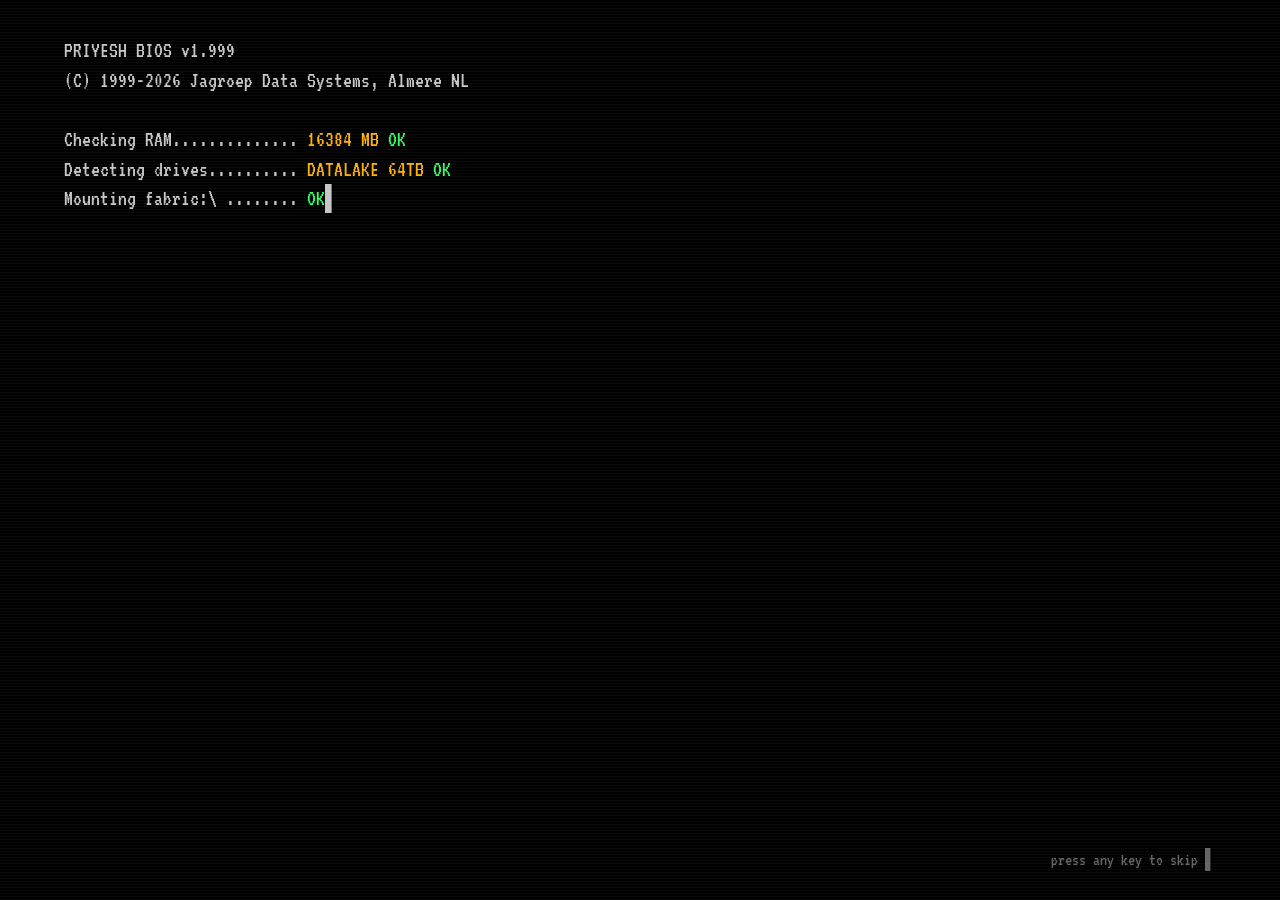
<file: index.html>
<!DOCTYPE html>
<html lang="en">

<head>
  <meta charset="UTF-8">
  <meta name="viewport" content="width=device-width, initial-scale=1.0">
  <title>Priyesh Jagroep — Data Scientist</title>

  <meta name="description"
    content="Data Scientist & Business Intelligence specialist. Building data platforms, dashboards and ML models with Python, SQL, Power BI and Microsoft Fabric.">

  <!-- OG / Social -->
  <meta property="og:title" content="Priyesh Jagroep — Data Scientist">
  <meta property="og:description"
    content="Data Scientist & BI specialist. Python, SQL, Power BI, Microsoft Fabric, Spark. Boot up priyesh.exe to find out more.">
  <meta property="og:type" content="website">
  <meta property="og:url" content="https://priyeshj12.github.io">
  <meta property="og:image" content="https://priyeshj12.github.io/assets/images/og-image.png">
  <meta property="og:image:width" content="1200">
  <meta property="og:image:height" content="630">
  <meta name="twitter:card" content="summary_large_image">
  <meta name="twitter:title" content="Priyesh Jagroep — Data Scientist">
  <meta name="twitter:description" content="Boot up priyesh.exe — a data science portfolio with a retro OS twist.">
  <meta name="twitter:image" content="https://priyeshj12.github.io/assets/images/og-image.png">
  <link rel="canonical" href="https://priyeshj12.github.io">

  <link rel="shortcut icon" href="./assets/images/logo.ico" type="image/x-icon">

  <link rel="preconnect" href="https://fonts.googleapis.com">
  <link rel="preconnect" href="https://fonts.gstatic.com" crossorigin>
  <link
    href="https://fonts.googleapis.com/css2?family=VT323&family=IBM+Plex+Mono:ital,wght@0,400;0,500;0,600;1,400&display=swap"
    rel="stylesheet">

  <style>
    /* ================= PriyeshOS — a retro data-desktop ================= */

    :root {
      --teal: #007a7a;
      --teal-deep: #005f5f;
      --gray: #c0c0c0;
      --gray-light: #dfdfdf;
      --gray-dark: #808080;
      --gray-darker: #404040;
      --navy: #000080;
      --navy-light: #1084d0;
      --text: #1a1a1a;
      --paper: #ffffff;
      --term-green: #33ff66;
      --term-amber: #ffb000;
      --sel: #000080;
      font-size: 16px;
    }

    * { box-sizing: border-box; margin: 0; padding: 0; }

    html, body { height: 100%; }

    body {
      font-family: "IBM Plex Mono", "Courier New", monospace;
      background: var(--teal);
      color: var(--text);
      overflow: hidden;
      -webkit-font-smoothing: none;
    }

    img { max-width: 100%; display: block; }
    a { color: var(--navy); }
    button { font: inherit; cursor: pointer; }

    ::selection { background: var(--sel); color: #fff; }

    /* ---------- Win95 bevels ---------- */

    .bevel-out {
      background: var(--gray);
      border: 2px solid;
      border-color: #ffffff var(--gray-darker) var(--gray-darker) #ffffff;
      box-shadow: inset 1px 1px 0 var(--gray-light), inset -1px -1px 0 var(--gray-dark);
    }

    .bevel-in {
      background: var(--paper);
      border: 2px solid;
      border-color: var(--gray-dark) #ffffff #ffffff var(--gray-dark);
      box-shadow: inset 1px 1px 0 var(--gray-darker);
    }

    .btn95 {
      background: var(--gray);
      border: 2px solid;
      border-color: #ffffff var(--gray-darker) var(--gray-darker) #ffffff;
      box-shadow: inset 1px 1px 0 var(--gray-light), inset -1px -1px 0 var(--gray-dark);
      padding: 3px 14px;
      font-size: 0.85rem;
      color: var(--text);
      text-decoration: none;
      display: inline-block;
    }

    .btn95:active, .btn95.pressed {
      border-color: var(--gray-darker) #ffffff #ffffff var(--gray-darker);
      box-shadow: inset 1px 1px 0 var(--gray-dark);
    }

    /* ---------- Boot screen ---------- */

    #boot {
      position: fixed;
      inset: 0;
      background: #000;
      color: #c7c7c7;
      font-family: "VT323", "IBM Plex Mono", monospace;
      font-size: clamp(16px, 2.4vw, 22px);
      line-height: 1.35;
      padding: 4vh 5vw;
      z-index: 9999;
      cursor: pointer;
      overflow: hidden;
    }

    #boot .boot-line { white-space: pre-wrap; }
    #boot .ok { color: var(--term-green); }
    #boot .val { color: var(--term-amber); }
    #boot .boot-skip {
      position: absolute;
      bottom: 3vh;
      right: 5vw;
      color: #666;
      font-size: 0.8em;
      animation: blink 1.2s steps(1) infinite;
    }

    #boot .cursor::after {
      content: "▌";
      animation: blink 0.9s steps(1) infinite;
      color: #c7c7c7;
    }

    @keyframes blink { 50% { opacity: 0; } }

    /* CRT scanlines + vignette on boot and terminal */
    .crt::before {
      content: "";
      position: absolute;
      inset: 0;
      pointer-events: none;
      background: repeating-linear-gradient(0deg, rgba(255,255,255,0.035) 0 1px, transparent 1px 3px);
    }

    /* ---------- Desktop ---------- */

    #desktop {
      position: fixed;
      inset: 0 0 40px 0;
      background:
        radial-gradient(ellipse at 50% 40%, rgba(255,255,255,0.06), transparent 60%),
        var(--teal);
      overflow: hidden;
    }

    #desktop.hidden, #boot.hidden, #shutdown.hidden { display: none; }

    /* ---------- Desktop icons ---------- */

    #icons {
      position: absolute;
      top: 14px;
      left: 10px;
      display: flex;
      flex-direction: column;
      flex-wrap: wrap;
      gap: 10px 6px;
      height: calc(100% - 24px);
      align-content: flex-start;
    }

    .dicon {
      width: 92px;
      background: none;
      border: 1px solid transparent;
      color: #fff;
      display: flex;
      flex-direction: column;
      align-items: center;
      gap: 5px;
      padding: 6px 2px;
      text-decoration: none;
    }

    .dicon:focus, .dicon:hover { outline: 1px dotted #fff; outline-offset: -1px; }

    .dicon .ic {
      width: 44px;
      height: 44px;
      display: grid;
      place-items: center;
      font-size: 30px;
      image-rendering: pixelated;
      filter: drop-shadow(1px 2px 0 rgba(0,0,0,0.45));
    }

    .dicon .ic img { width: 40px; height: 40px; object-fit: contain; }

    .dicon .lbl {
      font-size: 0.78rem;
      line-height: 1.15;
      text-align: center;
      text-shadow: 1px 1px 0 rgba(0,0,0,0.7);
      padding: 0 2px;
    }

    .dicon.selected .lbl { background: var(--sel); }

    /* ---------- Windows ---------- */

    .win {
      position: absolute;
      min-width: 280px;
      max-width: min(760px, calc(100vw - 20px));
      background: var(--gray);
      border: 2px solid;
      border-color: #ffffff var(--gray-darker) var(--gray-darker) #ffffff;
      box-shadow: inset 1px 1px 0 var(--gray-light), inset -1px -1px 0 var(--gray-dark),
        4px 4px 0 rgba(0, 0, 0, 0.35);
      display: none;
      flex-direction: column;
      padding: 3px;
    }

    .win.open { display: flex; }

    .win.maxed {
      top: 4px !important;
      left: 4px !important;
      width: calc(100vw - 8px) !important;
      height: calc(100vh - 48px) !important;
      max-width: none;
    }

    .titlebar {
      display: flex;
      align-items: center;
      gap: 6px;
      background: linear-gradient(90deg, #7a7a7a, #9a9a9a);
      color: #e2e2e2;
      padding: 3px 4px;
      user-select: none;
      cursor: grab;
      touch-action: none;
    }

    .win.focused .titlebar { background: linear-gradient(90deg, var(--navy), var(--navy-light)); color: #fff; }

    .titlebar .t-ic { font-size: 14px; line-height: 1; }

    .titlebar .t-title {
      flex: 1;
      font-weight: 600;
      font-size: 0.82rem;
      letter-spacing: 0.02em;
      white-space: nowrap;
      overflow: hidden;
      text-overflow: ellipsis;
    }

    .t-btns { display: flex; gap: 3px; }

    .t-btn {
      width: 20px;
      height: 18px;
      display: grid;
      place-items: center;
      font-size: 11px;
      line-height: 1;
      color: #000;
      background: var(--gray);
      border: 2px solid;
      border-color: #ffffff var(--gray-darker) var(--gray-darker) #ffffff;
      padding: 0;
    }

    .t-btn:active { border-color: var(--gray-darker) #ffffff #ffffff var(--gray-darker); }

    .menubar {
      display: flex;
      gap: 2px;
      padding: 2px 2px 3px;
      font-size: 0.8rem;
    }

    .menubar span { padding: 1px 7px; }
    .menubar span:hover { background: var(--sel); color: #fff; }

    .win-body {
      background: var(--paper);
      border: 2px solid;
      border-color: var(--gray-dark) #ffffff #ffffff var(--gray-dark);
      overflow: auto;
      flex: 1;
      padding: 16px 18px;
      font-size: 0.86rem;
      line-height: 1.55;
      scrollbar-width: thin;
    }

    .statusbar {
      display: flex;
      gap: 3px;
      padding-top: 3px;
      font-size: 0.74rem;
      color: #222;
    }

    .statusbar > div {
      background: var(--gray);
      border: 1px solid;
      border-color: var(--gray-dark) #ffffff #ffffff var(--gray-dark);
      padding: 1px 8px;
      flex: 1;
      white-space: nowrap;
      overflow: hidden;
      text-overflow: ellipsis;
    }

    .statusbar > div:last-child { flex: 0 0 auto; }

    /* ---------- Content styles ---------- */

    .win-body h3 {
      font-family: "VT323", monospace;
      font-size: 1.55rem;
      font-weight: 400;
      margin: 18px 0 6px;
      border-bottom: 2px solid var(--gray);
    }

    .win-body h3:first-child { margin-top: 0; }

    .win-body p { margin: 0 0 10px; }
    .win-body ul { margin: 0 0 12px 18px; }
    .win-body li { margin-bottom: 4px; }

    .about-head {
      display: flex;
      gap: 16px;
      align-items: center;
      margin-bottom: 14px;
    }

    .about-head img {
      width: 84px;
      height: 84px;
      border: 2px solid;
      border-color: var(--gray-dark) #ffffff #ffffff var(--gray-dark);
      background: var(--teal);
      padding: 6px;
    }

    .about-head .who .big {
      font-family: "VT323", monospace;
      font-size: 2rem;
      line-height: 1;
    }

    .about-head .who .sub { color: #555; font-size: 0.82rem; margin-top: 4px; }

    .badge-row { display: flex; flex-wrap: wrap; gap: 6px; margin: 8px 0 14px; }

    .badge {
      border: 1px solid var(--gray-dark);
      background: var(--gray-light);
      box-shadow: 1px 1px 0 var(--gray-dark);
      padding: 2px 8px;
      font-size: 0.74rem;
      white-space: nowrap;
    }

    .clients-row {
      display: flex;
      flex-wrap: wrap;
      gap: 10px;
      align-items: center;
      margin-top: 8px;
    }

    .clients-row a {
      border: 2px solid;
      border-color: #ffffff var(--gray-dark) var(--gray-dark) #ffffff;
      background: #fff;
      padding: 6px 10px;
      display: grid;
      place-items: center;
    }

    .clients-row img { height: 28px; width: auto; max-width: 110px; object-fit: contain; }

    .jobitem { margin-bottom: 16px; }

    .jobitem .role { font-weight: 600; }

    .jobitem .org { color: var(--navy); }

    .jobitem .when {
      font-size: 0.74rem;
      color: #555;
      background: var(--gray-light);
      border: 1px solid var(--gray-dark);
      padding: 0 6px;
      display: inline-block;
      margin: 2px 0 6px;
    }

    /* group box */
    .grp {
      border: 2px groove var(--gray-light);
      padding: 12px 14px 8px;
      margin: 0 0 16px;
      position: relative;
    }

    .grp > .grp-t {
      position: absolute;
      top: -0.7em;
      left: 10px;
      background: var(--paper);
      padding: 0 6px;
      font-size: 0.78rem;
      color: var(--navy);
      font-weight: 600;
    }

    /* ---------- Dashboard ---------- */

    .kpis {
      display: grid;
      grid-template-columns: repeat(auto-fit, minmax(130px, 1fr));
      gap: 10px;
      margin-bottom: 16px;
    }

    .kpi {
      border: 2px solid;
      border-color: var(--gray-dark) #ffffff #ffffff var(--gray-dark);
      background: #f4f4f4;
      padding: 10px 10px 8px;
      text-align: center;
    }

    .kpi .n {
      font-family: "VT323", monospace;
      font-size: 2.1rem;
      line-height: 1;
      color: var(--teal-deep);
    }

    .kpi .d { font-size: 0.7rem; color: #444; margin-top: 4px; }

    .bar-row { display: grid; grid-template-columns: 110px 1fr 38px; gap: 8px; align-items: center; margin-bottom: 7px; font-size: 0.78rem; }

    .bar-track {
      height: 14px;
      border: 1px solid var(--gray-darker);
      background: repeating-linear-gradient(90deg, #e8e8e8 0 6px, #f6f6f6 6px 12px);
      overflow: hidden;
    }

    .bar-fill {
      display: block;
      height: 100%;
      width: 0;
      background: repeating-linear-gradient(90deg, var(--navy) 0 8px, var(--navy-light) 8px 10px);
      transition: width 0.9s steps(12);
    }

    .bar-pct { text-align: right; color: #555; }

    .dash-note { font-size: 0.72rem; color: #666; margin-top: 10px; }

    /* ---------- Projects ---------- */

    .proj-grid { display: grid; grid-template-columns: repeat(auto-fill, minmax(200px, 1fr)); gap: 12px; }

    .proj-card {
      border: 2px solid;
      border-color: #ffffff var(--gray-dark) var(--gray-dark) #ffffff;
      background: #f7f7f7;
      padding: 10px;
      font-size: 0.8rem;
    }

    .proj-card .p-ic { font-size: 26px; margin-bottom: 6px; }

    .proj-card .p-name { font-weight: 600; margin-bottom: 4px; }

    .proj-card .p-for { color: var(--navy); font-size: 0.72rem; margin-bottom: 6px; }

    .proj-card img { border: 1px solid var(--gray-dark); margin-bottom: 8px; height: 110px; width: 100%; object-fit: cover; object-position: top; }

    /* ---------- Terminal ---------- */

    .win-body.term {
      background: #000;
      color: var(--term-green);
      font-size: 0.84rem;
      line-height: 1.45;
      padding: 12px 14px;
      position: relative;
      cursor: text;
    }

    .term .dim { color: #1f9e46; }
    .term .amber { color: var(--term-amber); }
    .term .white { color: #ddd; }
    .term a { color: var(--term-amber); }
    .term pre { font-family: inherit; white-space: pre-wrap; word-break: break-word; margin: 0 0 4px; }

    .term-in-row { display: flex; gap: 0; }
    .term-in-row .prompt { white-space: pre; }

    #term-input {
      flex: 1;
      background: transparent;
      border: 0;
      outline: 0;
      color: var(--term-green);
      font: inherit;
      caret-color: var(--term-green);
    }

    /* ---------- Taskbar ---------- */

    #taskbar {
      position: fixed;
      left: 0;
      right: 0;
      bottom: 0;
      height: 40px;
      background: var(--gray);
      border-top: 2px solid #fff;
      box-shadow: 0 -1px 0 var(--gray-dark);
      display: flex;
      align-items: center;
      gap: 6px;
      padding: 4px 6px;
      z-index: 5000;
    }

    #start-btn {
      display: flex;
      align-items: center;
      gap: 6px;
      font-weight: 600;
      font-size: 0.85rem;
      padding: 3px 10px 3px 7px;
    }

    #start-btn .logo { font-size: 15px; }

    #task-btns { display: flex; gap: 4px; flex: 1; overflow: hidden; }

    .task-btn {
      max-width: 160px;
      min-width: 0;
      flex: 0 1 auto;
      display: flex;
      align-items: center;
      gap: 5px;
      font-size: 0.76rem;
      padding: 3px 8px;
      white-space: nowrap;
      overflow: hidden;
      text-overflow: ellipsis;
    }

    #clock {
      border: 1px solid;
      border-color: var(--gray-dark) #ffffff #ffffff var(--gray-dark);
      padding: 3px 10px;
      font-size: 0.78rem;
      white-space: nowrap;
    }

    /* ---------- Start menu ---------- */

    #start-menu {
      position: fixed;
      left: 4px;
      bottom: 44px;
      width: 250px;
      z-index: 6000;
      display: none;
      padding: 3px;
    }

    #start-menu.open { display: flex; }

    #start-menu .sm-side {
      background: linear-gradient(180deg, var(--navy), var(--navy-light));
      color: #fff;
      writing-mode: vertical-rl;
      transform: rotate(180deg);
      font-family: "VT323", monospace;
      font-size: 1.4rem;
      padding: 10px 4px;
      letter-spacing: 0.05em;
    }

    #start-menu .sm-items { flex: 1; display: flex; flex-direction: column; }

    .sm-item {
      display: flex;
      align-items: center;
      gap: 10px;
      padding: 7px 10px;
      font-size: 0.84rem;
      text-decoration: none;
      color: var(--text);
      background: none;
      border: 0;
      text-align: left;
      width: 100%;
    }

    .sm-item:hover { background: var(--sel); color: #fff; }

    .sm-item .smi { font-size: 17px; width: 22px; text-align: center; }

    .sm-sep { border-top: 1px solid var(--gray-dark); border-bottom: 1px solid #fff; margin: 3px 4px; }

    /* ---------- Shutdown ---------- */

    #shutdown {
      position: fixed;
      inset: 0;
      background: #000;
      color: var(--term-amber);
      font-family: "VT323", monospace;
      font-size: clamp(22px, 4vw, 40px);
      display: grid;
      place-items: center;
      text-align: center;
      z-index: 10000;
      cursor: pointer;
      padding: 20px;
    }

    /* ---------- Side quests / demos ---------- */

    .sq-note {
      font-size: 0.72rem;
      color: #666;
      border-top: 1px dotted var(--gray-dark);
      margin-top: 14px;
      padding-top: 8px;
    }

    .ctl-row {
      display: grid;
      grid-template-columns: 120px 1fr 74px;
      gap: 10px;
      align-items: center;
      margin-bottom: 10px;
      font-size: 0.8rem;
    }

    input[type="range"] { width: 100%; accent-color: var(--navy); }

    .ctl-val { text-align: right; color: var(--navy); font-weight: 600; white-space: nowrap; }

    .check-row { display: flex; gap: 18px; flex-wrap: wrap; margin: 4px 0 14px; font-size: 0.8rem; }
    .check-row label { display: flex; gap: 6px; align-items: center; }

    .gauge-wrap { text-align: center; margin: 12px 0 4px; }

    .gauge-pct {
      font-family: "VT323", monospace;
      font-size: 3.2rem;
      line-height: 1;
      color: var(--teal-deep);
    }

    .gauge-track {
      height: 22px;
      border: 2px solid;
      border-color: var(--gray-dark) #ffffff #ffffff var(--gray-dark);
      background: #eee;
      margin: 8px 0 6px;
      overflow: hidden;
    }

    .gauge-fill {
      display: block;
      height: 100%;
      width: 50%;
      background: repeating-linear-gradient(90deg, var(--navy) 0 10px, var(--navy-light) 10px 12px);
      transition: width 0.4s steps(8);
    }

    .gauge-verdict { font-size: 0.78rem; color: #555; min-height: 1.3em; }

    /* archive_radar chart */
    .chart-frame {
      border: 2px solid;
      border-color: var(--gray-dark) #ffffff #ffffff var(--gray-dark);
      background: #fff;
      padding: 8px 4px 2px;
      overflow-x: auto;
    }

    .chart-frame svg { width: 100%; min-width: 420px; height: auto; }

    .legend { display: flex; gap: 14px; flex-wrap: wrap; font-size: 0.72rem; margin: 8px 0 12px; }
    .legend .sw { display: inline-block; width: 12px; height: 12px; margin-right: 5px; vertical-align: -2px; border: 1px solid #000; }

    .mini-tbl { width: 100%; border-collapse: collapse; font-size: 0.76rem; margin-top: 6px; }
    .mini-tbl th, .mini-tbl td { border: 1px solid var(--gray-dark); padding: 3px 8px; text-align: left; }
    .mini-tbl th { background: var(--gray-light); }
    .up { color: #067d06; white-space: nowrap; }
    .down { color: #b00000; white-space: nowrap; }

    /* silhouette classifier */
    .sil-stage { display: flex; gap: 16px; align-items: flex-start; flex-wrap: wrap; }

    .sil-box {
      border: 2px solid;
      border-color: var(--gray-dark) #ffffff #ffffff var(--gray-dark);
      background: #fff;
      padding: 10px;
      flex: 0 0 auto;
      text-align: center;
    }

    .sil-box svg { width: 150px; height: 190px; }
    .sil-box .sp-n { font-size: 0.7rem; color: #666; margin-top: 4px; }

    .sil-panel { flex: 1; min-width: 210px; }

    .guess-row { display: flex; gap: 8px; flex-wrap: wrap; margin: 8px 0 14px; }

    .conf-row {
      display: grid;
      grid-template-columns: 92px 1fr 44px;
      gap: 8px;
      align-items: center;
      font-size: 0.76rem;
      margin-bottom: 6px;
    }

    .conf-track { height: 12px; border: 1px solid var(--gray-darker); background: #eee; overflow: hidden; }

    .conf-fill { display: block; height: 100%; width: 0; background: var(--teal-deep); transition: width 0.7s steps(10); }

    .sil-result { font-size: 0.8rem; min-height: 2.4em; margin-top: 8px; }

    /* ---------- Minesweeper ---------- */

    #mine-top {
      display: flex;
      justify-content: space-between;
      align-items: center;
      padding: 5px 6px;
      border: 2px solid;
      border-color: var(--gray-dark) #ffffff #ffffff var(--gray-dark);
      margin-bottom: 8px;
      background: var(--gray);
    }

    .mine-lcd {
      font-family: "VT323", monospace;
      background: #000;
      color: #f00;
      font-size: 1.5rem;
      line-height: 1;
      padding: 2px 6px;
      min-width: 58px;
      text-align: center;
    }

    #mine-face { width: 34px; height: 34px; font-size: 18px; display: grid; place-items: center; padding: 0; }

    #mine-grid {
      display: grid;
      grid-template-columns: repeat(9, 30px);
      width: fit-content;
      margin: 0 auto;
      border: 2px solid;
      border-color: var(--gray-dark) #ffffff #ffffff var(--gray-dark);
    }

    .mcell {
      width: 30px;
      height: 30px;
      font-size: 15px;
      font-weight: 600;
      display: grid;
      place-items: center;
      padding: 0;
      background: var(--gray);
      border: 2px solid;
      border-color: #ffffff var(--gray-darker) var(--gray-darker) #ffffff;
    }

    .mcell.open { border: 1px solid var(--gray-dark); background: var(--gray-light); }
    .mcell.boom { background: #e33333; }

    .m1 { color: #0000f0; } .m2 { color: #007a00; } .m3 { color: #d00000; } .m4 { color: #000080; }
    .m5 { color: #800000; } .m6 { color: #008080; } .m7 { color: #000; } .m8 { color: #666; }

    #mine-flagmode { margin: 8px auto 0; display: block; }
    #mine-flagmode.pressed { background: var(--gray-light); }

    /* ---------- Recycle Bin ---------- */

    .rb-item {
      display: flex;
      gap: 10px;
      align-items: baseline;
      padding: 6px 4px;
      border-bottom: 1px dotted var(--gray-dark);
      font-size: 0.8rem;
      flex-wrap: wrap;
    }

    .rb-item .fn { font-weight: 600; white-space: nowrap; }
    .rb-item .fd { color: #666; font-size: 0.74rem; }
    #rb-status { font-size: 0.76rem; color: #b00000; margin-top: 10px; min-height: 1.2em; }

    /* ---------- Clippy ---------- */

    #clippy {
      position: fixed;
      right: 16px;
      bottom: 54px;
      width: 258px;
      z-index: 7000;
      display: none;
    }

    #clippy.show { display: block; }

    #clippy .cl-inner {
      background: #ffffcc;
      border: 1px solid #000;
      box-shadow: 3px 3px 0 rgba(0, 0, 0, 0.3);
      padding: 10px 12px;
      font-size: 0.78rem;
      position: relative;
    }

    #clippy .cl-ic { font-size: 26px; float: left; margin: 0 8px 2px 0; }

    #clippy .cl-btns { display: flex; gap: 6px; margin-top: 10px; clear: both; }
    #clippy .cl-btns .btn95 { font-size: 0.74rem; padding: 2px 8px; }

    #clippy .cl-x { position: absolute; top: 1px; right: 5px; background: none; border: 0; font-size: 0.8rem; }

    /* ---------- Screensaver ---------- */

    #saver { position: fixed; inset: 0; background: #000; z-index: 20000; display: none; cursor: none; }
    #saver.on { display: block; }

    /* ---------- Mobile ---------- */

    @media (max-width: 700px) {
      #icons {
        flex-direction: row;
        flex-wrap: wrap;
        height: auto;
        width: calc(100% - 16px);
        align-content: flex-start;
      }

      .dicon { width: 84px; }

      .win {
        top: 4px !important;
        left: 4px !important;
        right: 4px;
        width: auto !important;
        max-width: none;
        height: calc(100% - 52px) !important;
        position: fixed;
        bottom: 48px;
      }

      .task-btn { max-width: 90px; }
    }
  </style>
</head>

<body>

  <noscript>
    <div style="padding:24px; background:#fff; height:100%; overflow:auto;">
      <h1>Priyesh Jagroep — Data Scientist / BI Specialist</h1>
      <p>Almere, Netherlands · <a href="mailto:priyeshjj@gmail.com">priyeshjj@gmail.com</a> ·
        <a href="https://www.linkedin.com/in/priyesh-jagroep-672526179/">LinkedIn</a> ·
        <a href="https://github.com/priyeshj12">GitHub</a></p>
      <p>This site is an interactive retro desktop and needs JavaScript. A classic version is available in
        <a href="index-nl.html">Dutch</a>.</p>
      <p>MSc Data Science (University of Amsterdam). Business Intelligence Specialist at the Dutch Authority for the
        Financial Markets (AFM). Previously IT Developer at Yellowtail BV. Python, SQL, Power BI, Microsoft Fabric,
        Spark, machine learning.</p>
    </div>
  </noscript>

  <!-- ================= BOOT ================= -->
  <div id="boot" class="crt" role="button" aria-label="Skip boot sequence" tabindex="0">
    <div id="boot-lines"></div>
    <div class="boot-skip">press any key to skip ▌</div>
  </div>

  <!-- ================= DESKTOP ================= -->
  <div id="desktop" class="hidden">

    <div id="icons">
      <button class="dicon" data-open="win-about">
        <span class="ic"><img src="./assets/images/personal_memoji.png" alt=""></span>
        <span class="lbl">priyesh.exe</span>
      </button>
      <button class="dicon" data-open="win-resume">
        <span class="ic">📄</span>
        <span class="lbl">resume.exe</span>
      </button>
      <button class="dicon" data-open="win-projects">
        <span class="ic">📁</span>
        <span class="lbl">projects\</span>
      </button>
      <button class="dicon" data-open="win-dash">
        <span class="ic">📊</span>
        <span class="lbl">dashboard.exe</span>
      </button>
      <button class="dicon" data-open="win-term">
        <span class="ic">🖥️</span>
        <span class="lbl">sql_term.exe</span>
      </button>
      <button class="dicon" data-open="win-contact">
        <span class="ic">📬</span>
        <span class="lbl">contact.txt</span>
      </button>
      <button class="dicon" data-open="win-squests">
        <span class="ic">🎮</span>
        <span class="lbl">side_quests\</span>
      </button>
      <button class="dicon" data-open="win-mine">
        <span class="ic">💣</span>
        <span class="lbl">minesweeper.exe</span>
      </button>
      <a class="dicon" href="index-nl.html">
        <span class="ic">🇳🇱</span>
        <span class="lbl">nl_versie.htm</span>
      </a>
      <button class="dicon" data-open="win-recycle">
        <span class="ic">🗑️</span>
        <span class="lbl">Recycle Bin</span>
      </button>
    </div>

    <!-- ---------- about ---------- -->
    <section class="win" id="win-about" data-title="priyesh.exe — About" data-ic="👤" style="left: 12%; top: 7%; width: 620px; height: 74%;">
      <div class="titlebar">
        <span class="t-ic">👤</span><span class="t-title">priyesh.exe — About</span>
        <span class="t-btns">
          <button class="t-btn" data-act="min" aria-label="Minimize">▁</button>
          <button class="t-btn" data-act="max" aria-label="Maximize">▢</button>
          <button class="t-btn" data-act="close" aria-label="Close">✕</button>
        </span>
      </div>
      <div class="menubar"><span>File</span><span>Edit</span><span>View</span><span>Help</span></div>
      <div class="win-body">
        <div class="about-head">
          <img src="./assets/images/personal_memoji.png" alt="Priyesh Jagroep memoji">
          <div class="who">
            <div class="big">Priyesh Jagroep</div>
            <div class="sub">Data Scientist / Business Intelligence Specialist<br>Almere → Amsterdam, NL</div>
          </div>
        </div>

        <div class="badge-row">
          <span class="badge">MSc Data Science</span>
          <span class="badge">Python · SQL</span>
          <span class="badge">Power BI</span>
          <span class="badge">Microsoft Fabric · Spark</span>
          <span class="badge">🇳🇱 Dutch</span>
          <span class="badge">🇬🇧 English</span>
        </div>

        <p>
          Hi, I'm Priyesh. I turn messy data into things people can actually use: reliable pipelines,
          clear dashboards and models that look ahead instead of back.
        </p>
        <p>
          By day I work at the Dutch Authority for the Financial Markets (AFM), where I engineer scalable
          data solutions with Microsoft Fabric, Spark and Data Lakes, and automate regulatory and risk
          reporting in Power BI and SSRS for 25+ teams. Before that I spent three years at Yellowtail
          building GRC reporting workflows and data solutions for government clients.
        </p>
        <p>
          I care about data ethics and privacy, predictive analytics, and explaining what the numbers
          actually mean — in plain language, to anyone who has to make a decision with them.
        </p>

        <h3>What I do</h3>
        <ul>
          <li><b>Dashboards &amp; KPI reporting</b> — Power BI dashboards teams can steer on directly.</li>
          <li><b>Data pipelines &amp; engineering</b> — Fabric, Spark and Data Lakes; reliable and reusable data.</li>
          <li><b>Machine learning &amp; forecasting</b> — Python models that predict trends and peak load.</li>
          <li><b>Data storytelling</b> — sessions and analyses in clear language for stakeholders.</li>
        </ul>

        <h3>Organisations I've worked with</h3>
        <div class="clients-row">
          <a href="https://www.afm.nl" target="_blank" rel="noopener"><img src="./assets/images/clients/AFM.PNG" alt="AFM"></a>
          <a href="https://www.conclusion.nl" target="_blank" rel="noopener"><img src="./assets/images/clients/conclusion.png" alt="Conclusion"></a>
          <a href="https://www.amsterdam.nl" target="_blank" rel="noopener"><img src="./assets/images/clients/GemAms.svg" alt="Gemeente Amsterdam"></a>
          <a href="https://www.marktplaats.nl" target="_blank" rel="noopener"><img src="./assets/images/clients/Marktpl.png" alt="Marktplaats"></a>
        </div>
      </div>
      <div class="statusbar"><div>C:\Users\Priyesh\about.txt</div><div>UTF-8</div></div>
    </section>

    <!-- ---------- resume ---------- -->
    <section class="win" id="win-resume" data-title="resume.exe" data-ic="📄" style="left: 22%; top: 10%; width: 600px; height: 76%;">
      <div class="titlebar">
        <span class="t-ic">📄</span><span class="t-title">resume.exe</span>
        <span class="t-btns">
          <button class="t-btn" data-act="min" aria-label="Minimize">▁</button>
          <button class="t-btn" data-act="max" aria-label="Maximize">▢</button>
          <button class="t-btn" data-act="close" aria-label="Close">✕</button>
        </span>
      </div>
      <div class="win-body">

        <p style="margin-bottom:14px;"><a class="btn95" href="resume.pdf" download>⬇ Download resume.pdf</a></p>

        <div class="grp">
          <div class="grp-t">Work experience</div>

          <div class="jobitem">
            <div class="role">Business Intelligence Specialist <span class="org">@ Autoriteit Financiële Markten (AFM)</span></div>
            <div class="when">Feb 2025 — present · Amsterdam</div>
            <ul>
              <li>Engineering scalable data solutions with Microsoft Fabric, Spark and Data Lakes for AFM's supervisory processes and data-driven policymaking.</li>
              <li>Automated regulatory and risk reporting with Power BI and SSRS — faster turnaround, consistent reports across departments.</li>
              <li>Translating complex financial datasets into clear visual insights for 25+ teams.</li>
            </ul>
          </div>

          <div class="jobitem">
            <div class="role">IT Developer (Medior) <span class="org">@ Yellowtail BV</span></div>
            <div class="when">Jun 2022 — Dec 2025 · Naarden</div>
            <ul>
              <li>Turned complex datasets into actionable insights with SQL and Python, improving operational efficiency by 15%.</li>
              <li>Designed and automated GRC reporting workflows; built interactive Power BI / SSRS dashboards, cutting report prep time by 23%.</li>
              <li>Gathered requirements with government stakeholders and delivered tailored data solutions for 25+ departments.</li>
            </ul>
          </div>

          <div class="jobitem">
            <div class="role">Sales Representative / Retail Analyst <span class="org">@ Football Temple</span></div>
            <div class="when">Feb 2020 — Sep 2020 · Amsterdam</div>
            <ul>
              <li>Analysed sales data for KPIs and business opportunities; built visualisations and dashboards for management.</li>
            </ul>
          </div>
        </div>

        <div class="grp">
          <div class="grp-t">Education</div>

          <div class="jobitem">
            <div class="role">MSc Data Science <span class="org">@ University of Amsterdam</span></div>
            <div class="when">2021 — 2025</div>
            <ul>
              <li>Statistics &amp; probability, machine learning, data visualization.</li>
              <li>Predicted crowdedness in Amsterdam for the City of Amsterdam using GVB transit and concert data.</li>
            </ul>
          </div>

          <div class="jobitem">
            <div class="role">BSc Information Science <span class="org">@ University of Amsterdam</span></div>
            <div class="when">2018 — 2022</div>
            <ul>
              <li>Data structures &amp; algorithms, information systems design.</li>
              <li>Built an interactive UI prototype for Marktplaats with iDIN identity verification.</li>
            </ul>
          </div>
        </div>

        <div class="grp">
          <div class="grp-t">Toolbox</div>
          <div class="badge-row" style="margin:0;">
            <span class="badge">Python</span><span class="badge">SQL</span><span class="badge">R</span>
            <span class="badge">C#</span><span class="badge">Git</span><span class="badge">Docker</span>
            <span class="badge">Power BI</span><span class="badge">Tableau</span><span class="badge">SSRS</span>
            <span class="badge">Microsoft Fabric</span><span class="badge">Spark</span><span class="badge">Data Lakes</span>
            <span class="badge">MySQL</span><span class="badge">LINQ</span><span class="badge">Machine learning</span>
            <span class="badge">NLP</span>
          </div>
        </div>

        <p style="font-size:0.78rem;color:#555;">
          Want the full story? <a href="https://www.linkedin.com/in/priyesh-jagroep-672526179/" target="_blank" rel="noopener">Find me on LinkedIn</a>
          or run <b>SELECT * FROM experience;</b> in sql_term.exe.
        </p>
      </div>
      <div class="statusbar"><div>2 sections · 5 entries</div><div>100%</div></div>
    </section>

    <!-- ---------- projects ---------- -->
    <section class="win" id="win-projects" data-title="C:\Priyesh\projects" data-ic="📁" style="left: 30%; top: 14%; width: 640px; height: 68%;">
      <div class="titlebar">
        <span class="t-ic">📁</span><span class="t-title">C:\Priyesh\projects</span>
        <span class="t-btns">
          <button class="t-btn" data-act="min" aria-label="Minimize">▁</button>
          <button class="t-btn" data-act="max" aria-label="Maximize">▢</button>
          <button class="t-btn" data-act="close" aria-label="Close">✕</button>
        </span>
      </div>
      <div class="menubar"><span>File</span><span>Edit</span><span>View</span><span>Help</span></div>
      <div class="win-body">
        <div class="proj-grid">

          <div class="proj-card">
            <a href="journey-app.html">
              <img src="./assets/images/portfolio/journey-app/project-journey-app.JPG" alt="Journey planner app screens">
            </a>
            <div class="p-name">Context-aware journey planner</div>
            <div class="p-for">iOS prototype · personal project</div>
            Plans routes based on activity, intensity and mood — with live weather and local news along the way.
            <div style="margin-top:8px;"><a class="btn95" href="journey-app.html">Open ▸</a></div>
          </div>

          <div class="proj-card">
            <div class="p-ic">🚇</div>
            <div class="p-name">Amsterdam crowdedness prediction</div>
            <div class="p-for">for Gemeente Amsterdam</div>
            Machine learning on GVB transit and concert data to predict peak congestion in the city, helping plan around crowded periods.
          </div>

          <div class="proj-card">
            <div class="p-ic">🪪</div>
            <div class="p-name">Marktplaats iDIN prototype</div>
            <div class="p-for">for Marktplaats</div>
            Interactive UI prototype integrating iDIN for secure customer identity verification on the Netherlands' biggest marketplace.
          </div>

          <div class="proj-card">
            <div class="p-ic">🧾</div>
            <div class="p-name">GRC reporting automation</div>
            <div class="p-for">at Yellowtail BV</div>
            Automated governance, risk &amp; compliance reporting flows with interactive Power BI and SSRS dashboards — report prep time down 23%.
          </div>

          <div class="proj-card">
            <div class="p-ic">🏦</div>
            <div class="p-name">Supervisory data platform</div>
            <div class="p-for">at AFM</div>
            Scalable pipelines in Microsoft Fabric, Spark and Data Lakes powering supervision and data-driven policy for 25+ teams.
          </div>

          <div class="proj-card">
            <div class="p-ic">👟</div>
            <div class="p-name">invoice-generator-restocks</div>
            <div class="p-for">Python · open source</div>
            Automated invoice generation for sneaker resellers on the Restocks marketplace.
            <div style="margin-top:8px;"><a class="btn95" href="https://github.com/priyeshj12/invoice-generator-restocks" target="_blank" rel="noopener">View code ▸</a></div>
          </div>

          <div class="proj-card">
            <div class="p-ic">✈️</div>
            <div class="p-name">findCheapestFlights</div>
            <div class="p-for">Python · open source</div>
            Script that hunts down the cheapest flight options for a route and date range.
            <div style="margin-top:8px;"><a class="btn95" href="https://github.com/priyeshj12/findCheapestFlights" target="_blank" rel="noopener">View code ▸</a></div>
          </div>

          <div class="proj-card">
            <div class="p-ic">⌨️</div>
            <div class="p-name">LeagueConfig</div>
            <div class="p-for">open source</div>
            Tooling around League of Legends client configuration. Yes, the gaming interest is documented in version control.
            <div style="margin-top:8px;"><a class="btn95" href="https://github.com/priyeshj12/LeagueConfig" target="_blank" rel="noopener">View code ▸</a></div>
          </div>

        </div>
      </div>
      <div class="statusbar"><div>8 object(s)</div><div>2.4 MB</div></div>
    </section>

    <!-- ---------- dashboard ---------- -->
    <section class="win" id="win-dash" data-title="dashboard.exe — priyesh.dwh" data-ic="📊" style="left: 38%; top: 9%; width: 560px; height: 72%;">
      <div class="titlebar">
        <span class="t-ic">📊</span><span class="t-title">dashboard.exe — priyesh.dwh</span>
        <span class="t-btns">
          <button class="t-btn" data-act="min" aria-label="Minimize">▁</button>
          <button class="t-btn" data-act="max" aria-label="Maximize">▢</button>
          <button class="t-btn" data-act="close" aria-label="Close">✕</button>
        </span>
      </div>
      <div class="win-body">
        <h3>Career KPIs</h3>
        <div class="kpis">
          <div class="kpi"><div class="n" data-count="25">0</div><div class="d">+ teams supported with reporting</div></div>
          <div class="kpi"><div class="n" data-count="23">0</div><div class="d">% faster report preparation</div></div>
          <div class="kpi"><div class="n" data-count="15">0</div><div class="d">% operational efficiency gained</div></div>
          <div class="kpi"><div class="n" data-count="4">0</div><div class="d">+ years turning data into decisions</div></div>
        </div>

        <h3>Tool proficiency</h3>
        <div class="bar-row"><span>Power BI</span><span class="bar-track"><span class="bar-fill" data-w="95"></span></span><span class="bar-pct">95%</span></div>
        <div class="bar-row"><span>SQL</span><span class="bar-track"><span class="bar-fill" data-w="92"></span></span><span class="bar-pct">92%</span></div>
        <div class="bar-row"><span>Python</span><span class="bar-track"><span class="bar-fill" data-w="88"></span></span><span class="bar-pct">88%</span></div>
        <div class="bar-row"><span>MS Fabric</span><span class="bar-track"><span class="bar-fill" data-w="82"></span></span><span class="bar-pct">82%</span></div>
        <div class="bar-row"><span>Spark</span><span class="bar-track"><span class="bar-fill" data-w="75"></span></span><span class="bar-pct">75%</span></div>
        <div class="bar-row"><span>Machine learning</span><span class="bar-track"><span class="bar-fill" data-w="78"></span></span><span class="bar-pct">78%</span></div>
        <div class="bar-row"><span>Tableau</span><span class="bar-track"><span class="bar-fill" data-w="70"></span></span><span class="bar-pct">70%</span></div>

        <p class="dash-note">⟳ Refreshed live from priyesh.dwh · semantic model v2.6 · no rows were harmed</p>
      </div>
      <div class="statusbar"><div>Connected: fabric://priyesh.dwh</div><div>DirectQuery</div></div>
    </section>

    <!-- ---------- terminal ---------- -->
    <section class="win" id="win-term" data-title="sql_term.exe" data-ic="🖥️" style="left: 18%; top: 18%; width: 620px; height: 62%;">
      <div class="titlebar">
        <span class="t-ic">🖥️</span><span class="t-title">sql_term.exe — C:\WINDOWS\system32\datashell</span>
        <span class="t-btns">
          <button class="t-btn" data-act="min" aria-label="Minimize">▁</button>
          <button class="t-btn" data-act="max" aria-label="Maximize">▢</button>
          <button class="t-btn" data-act="close" aria-label="Close">✕</button>
        </span>
      </div>
      <div class="win-body term crt" id="term-body">
        <div id="term-out"></div>
        <div class="term-in-row">
          <span class="prompt">priyesh@dwh:~$ </span>
          <input id="term-input" type="text" autocomplete="off" spellcheck="false" aria-label="Terminal input">
        </div>
      </div>
    </section>

    <!-- ---------- contact ---------- -->
    <section class="win" id="win-contact" data-title="contact.txt — Notepad" data-ic="📬" style="left: 42%; top: 24%; width: 430px;">
      <div class="titlebar">
        <span class="t-ic">📬</span><span class="t-title">contact.txt — Notepad</span>
        <span class="t-btns">
          <button class="t-btn" data-act="min" aria-label="Minimize">▁</button>
          <button class="t-btn" data-act="max" aria-label="Maximize">▢</button>
          <button class="t-btn" data-act="close" aria-label="Close">✕</button>
        </span>
      </div>
      <div class="menubar"><span>File</span><span>Edit</span><span>Help</span></div>
      <div class="win-body">
        <p style="margin-bottom:14px;">Always happy to talk data, dashboards or a good idea.</p>
        <p>📧 <a href="mailto:priyeshjj@gmail.com">priyeshjj@gmail.com</a></p>
        <p>💼 <a href="https://www.linkedin.com/in/priyesh-jagroep-672526179/" target="_blank" rel="noopener">linkedin.com/in/priyesh-jagroep</a></p>
        <p>🐙 <a href="https://github.com/priyeshj12" target="_blank" rel="noopener">github.com/priyeshj12</a></p>
        <p>📍 Almere / Amsterdam, the Netherlands</p>
        <p style="margin-top:14px;"><a class="btn95" href="mailto:priyeshjj@gmail.com">Send mail ▸</a></p>
      </div>
      <div class="statusbar"><div>Ln 4, Col 1</div></div>
    </section>

    <!-- ---------- side quests folder ---------- -->
    <section class="win" id="win-squests" data-title="C:\Priyesh\side_quests" data-ic="🎮" style="left: 24%; top: 11%; width: 640px; height: 66%;">
      <div class="titlebar">
        <span class="t-ic">🎮</span><span class="t-title">C:\Priyesh\side_quests</span>
        <span class="t-btns">
          <button class="t-btn" data-act="min" aria-label="Minimize">▁</button>
          <button class="t-btn" data-act="max" aria-label="Maximize">▢</button>
          <button class="t-btn" data-act="close" aria-label="Close">✕</button>
        </span>
      </div>
      <div class="menubar"><span>File</span><span>Edit</span><span>View</span><span>Help</span></div>
      <div class="win-body">
        <p style="font-size:0.8rem;color:#555;margin-bottom:14px;">
          Personal experiments, built for fun with public data and on my own time — not client work.
          Where the day job meets the hobbies.
        </p>
        <div class="proj-grid">

          <div class="proj-card">
            <div class="p-ic">🔮</div>
            <div class="p-name">rift_oracle.exe</div>
            <div class="p-for">League of Legends · ML demo</div>
            Win-probability model for ranked games — feed it the 15-minute game state, get your odds.
            <div style="margin-top:8px;"><button class="btn95" data-open="win-rift">Run ▸</button></div>
          </div>

          <div class="proj-card">
            <div class="p-ic">🧥</div>
            <div class="p-name">archive_radar.exe</div>
            <div class="p-for">fashion · resale analytics</div>
            Tracking resale prices of archive designer pieces — Yohji, CDG, Issey — across public listings.
            <div style="margin-top:8px;"><button class="btn95" data-open="win-archive">Run ▸</button></div>
          </div>

          <div class="proj-card">
            <div class="p-ic">✂️</div>
            <div class="p-name">silhouette_net.exe</div>
            <div class="p-for">fashion · computer vision</div>
            A neural net that guesses the designer from a runway silhouette. Can you beat it?
            <div style="margin-top:8px;"><button class="btn95" data-open="win-sil">Run ▸</button></div>
          </div>

        </div>
      </div>
      <div class="statusbar"><div>3 object(s)</div><div>100% hobby-driven</div></div>
    </section>

    <!-- ---------- rift_oracle ---------- -->
    <section class="win" id="win-rift" data-title="rift_oracle.exe" data-ic="🔮" style="left: 16%; top: 6%; width: 540px; height: 82%;">
      <div class="titlebar">
        <span class="t-ic">🔮</span><span class="t-title">rift_oracle.exe — win probability</span>
        <span class="t-btns">
          <button class="t-btn" data-act="min" aria-label="Minimize">▁</button>
          <button class="t-btn" data-act="max" aria-label="Maximize">▢</button>
          <button class="t-btn" data-act="close" aria-label="Close">✕</button>
        </span>
      </div>
      <div class="win-body">
        <p style="font-size:0.8rem;color:#555;">
          Gradient-boosted model trained on ranked match data from the Riot API.
          Set the state of your game at 15 minutes:
        </p>

        <div class="ctl-row">
          <span>Gold diff @15</span>
          <input type="range" id="rift-gold" min="-8000" max="8000" step="250" value="0">
          <span class="ctl-val" id="rift-gold-v">+0 g</span>
        </div>
        <div class="ctl-row">
          <span>Drakes taken</span>
          <input type="range" id="rift-drakes" min="0" max="4" step="1" value="1">
          <span class="ctl-val" id="rift-drakes-v">1</span>
        </div>
        <div class="check-row">
          <label><input type="checkbox" id="rift-tower"> first tower</label>
          <label><input type="checkbox" id="rift-herald"> rift herald</label>
          <label><input type="checkbox" id="rift-midnight"> queueing past midnight</label>
        </div>

        <div class="gauge-wrap">
          <div style="font-size:0.72rem;color:#666;">PREDICTED WIN CHANCE</div>
          <div class="gauge-pct" id="rift-pct">50%</div>
          <div class="gauge-track"><span class="gauge-fill" id="rift-fill"></span></div>
          <div class="gauge-verdict" id="rift-verdict">a perfect coinflip. classic solo queue.</div>
        </div>

        <p class="sq-note">
          Personal experiment — demo runs a simplified version of the model with sample coefficients.
          Related: <a href="https://github.com/priyeshj12/LeagueConfig" target="_blank" rel="noopener">LeagueConfig on GitHub</a>.
          Not affiliated with Riot Games.
        </p>
      </div>
      <div class="statusbar"><div>model: xgboost v0.4 · AUC 0.79</div><div>patch 26.16</div></div>
    </section>

    <!-- ---------- archive_radar ---------- -->
    <section class="win" id="win-archive" data-title="archive_radar.exe" data-ic="🧥" style="left: 20%; top: 7%; width: 620px; height: 82%;">
      <div class="titlebar">
        <span class="t-ic">🧥</span><span class="t-title">archive_radar.exe — designer resale index</span>
        <span class="t-btns">
          <button class="t-btn" data-act="min" aria-label="Minimize">▁</button>
          <button class="t-btn" data-act="max" aria-label="Maximize">▢</button>
          <button class="t-btn" data-act="close" aria-label="Close">✕</button>
        </span>
      </div>
      <div class="win-body">
        <p style="font-size:0.8rem;color:#555;">
          Resale price index of archive designer pieces, built from public Grailed and Vestiaire
          listings. Indexed to 2019 = 100, dotted segment = forecast.
        </p>

        <div class="legend">
          <span><span class="sw" style="background:#000080;"></span>Yohji Yamamoto archive</span>
          <span><span class="sw" style="background:#b00060;"></span>Comme des Garçons</span>
          <span><span class="sw" style="background:#007a7a;"></span>Issey Miyake Pleats</span>
        </div>

        <div class="chart-frame">
          <svg id="arch-svg" viewBox="0 0 540 250" role="img" aria-label="Resale price index chart 2019 to 2027"></svg>
        </div>

        <h3>Top movers</h3>
        <table class="mini-tbl">
          <tr><th>piece</th><th>trend</th></tr>
          <tr><td>Yohji FW98 wool gabardine coat</td><td class="up">+38% YoY ▲</td></tr>
          <tr><td>Issey Miyake Pleats Please column dress</td><td class="up">+31% YoY ▲</td></tr>
          <tr><td>CDG lumps &amp; bumps reissue</td><td class="up">+19% YoY ▲</td></tr>
          <tr><td>hype-collab sneakers (category avg)</td><td class="down">−12% YoY ▼</td></tr>
        </table>

        <p class="sq-note">
          Personal experiment on public listing data — sample series shown, no affiliation with any brand
          or platform. Related: <a href="https://github.com/priyeshj12/invoice-generator-restocks" target="_blank" rel="noopener">invoice tooling
          I built for Restocks resellers</a>.
        </p>
      </div>
      <div class="statusbar"><div>3 series · 2019—2027F</div><div>refreshed weekly</div></div>
    </section>

    <!-- ---------- silhouette_net ---------- -->
    <section class="win" id="win-sil" data-title="silhouette_net.exe" data-ic="✂️" style="left: 26%; top: 9%; width: 560px; height: 78%;">
      <div class="titlebar">
        <span class="t-ic">✂️</span><span class="t-title">silhouette_net.exe — guess the designer</span>
        <span class="t-btns">
          <button class="t-btn" data-act="min" aria-label="Minimize">▁</button>
          <button class="t-btn" data-act="max" aria-label="Maximize">▢</button>
          <button class="t-btn" data-act="close" aria-label="Close">✕</button>
        </span>
      </div>
      <div class="win-body">
        <p style="font-size:0.8rem;color:#555;">
          A small CNN trained on runway images, reduced to silhouettes. You guess first — then see
          what the model says.
        </p>

        <div class="sil-stage">
          <div class="sil-box">
            <svg id="sil-svg" viewBox="0 0 150 190" role="img" aria-label="Runway silhouette"></svg>
            <div class="sp-n" id="sil-n">specimen 1 / 3</div>
          </div>

          <div class="sil-panel">
            <div style="font-size:0.8rem;margin-bottom:2px;">Whose silhouette is this?</div>
            <div class="guess-row">
              <button class="btn95 sil-guess" data-brand="yohji">Yohji</button>
              <button class="btn95 sil-guess" data-brand="cdg">CDG</button>
              <button class="btn95 sil-guess" data-brand="issey">Issey Miyake</button>
            </div>

            <div style="font-size:0.72rem;color:#666;margin-bottom:4px;">MODEL OUTPUT</div>
            <div class="conf-row"><span>Yohji</span><span class="conf-track"><span class="conf-fill" id="cf-yohji"></span></span><span id="cn-yohji">—</span></div>
            <div class="conf-row"><span>CDG</span><span class="conf-track"><span class="conf-fill" id="cf-cdg"></span></span><span id="cn-cdg">—</span></div>
            <div class="conf-row"><span>Issey</span><span class="conf-track"><span class="conf-fill" id="cf-issey"></span></span><span id="cn-issey">—</span></div>

            <div class="sil-result" id="sil-result"></div>
            <button class="btn95" id="sil-next">Next silhouette ▸</button>
          </div>
        </div>

        <p class="sq-note">
          Personal experiment — concept demo with stylised silhouettes and confidences from sample runs.
          No affiliation with any designer.
        </p>
      </div>
      <div class="statusbar"><div>silhouette_net v0.2 · 3 classes</div><div id="sil-score">you 0 — 0 model</div></div>
    </section>

    <!-- ---------- minesweeper ---------- -->
    <section class="win" id="win-mine" data-title="Minesweeper" data-ic="💣" style="left: 46%; top: 14%; width: 330px;">
      <div class="titlebar">
        <span class="t-ic">💣</span><span class="t-title">Minesweeper</span>
        <span class="t-btns">
          <button class="t-btn" data-act="min" aria-label="Minimize">▁</button>
          <button class="t-btn" data-act="close" aria-label="Close">✕</button>
        </span>
      </div>
      <div class="win-body" style="padding:10px;">
        <div id="mine-top">
          <div class="mine-lcd" id="mine-count">010</div>
          <button class="btn95" id="mine-face">🙂</button>
          <div class="mine-lcd" id="mine-time">000</div>
        </div>
        <div id="mine-grid"></div>
        <button class="btn95" id="mine-flagmode">🚩 flag mode: off</button>
        <p style="font-size:0.7rem;color:#666;text-align:center;margin-top:8px;">right-click (or flag mode) to flag</p>
      </div>
    </section>

    <!-- ---------- recycle bin ---------- -->
    <section class="win" id="win-recycle" data-title="Recycle Bin" data-ic="🗑️" style="left: 40%; top: 20%; width: 480px;">
      <div class="titlebar">
        <span class="t-ic">🗑️</span><span class="t-title">Recycle Bin</span>
        <span class="t-btns">
          <button class="t-btn" data-act="min" aria-label="Minimize">▁</button>
          <button class="t-btn" data-act="close" aria-label="Close">✕</button>
        </span>
      </div>
      <div class="menubar"><span>File</span><span>Edit</span><span>View</span><span>Help</span></div>
      <div class="win-body" id="rb-list">
        <div class="rb-item"><span>📄</span><span class="fn">skills_2019.txt</span><span class="fd">blockchain, Web3, NFT strategy</span></div>
        <div class="rb-item"><span>📄</span><span class="fn">resume_final_FINAL_v7 (1).docx</span><span class="fd">we don't talk about v1—v6</span></div>
        <div class="rb-item"><span>🌐</span><span class="fn">internet_explorer.lnk</span><span class="fd">it had a good run</span></div>
        <div class="rb-item"><span>📊</span><span class="fn">manual_reporting_process.vsdx</span><span class="fd">automated away, 2023. not missed</span></div>
        <div class="rb-item"><span>📈</span><span class="fn">pie_chart_with_11_slices.pbix</span><span class="fd">deleted for everyone's safety</span></div>
        <div style="margin-top:14px; display:flex; gap:8px;">
          <button class="btn95" id="rb-restore">Restore</button>
          <button class="btn95" id="rb-empty">Empty Recycle Bin</button>
        </div>
        <div id="rb-status"></div>
      </div>
      <div class="statusbar"><div id="rb-count">5 object(s)</div></div>
    </section>

    <!-- ---------- taskbar ---------- -->
    <div id="taskbar">
      <button id="start-btn" class="btn95"><span class="logo">🟦</span> Start</button>
      <div id="task-btns"></div>
      <div id="clock">--:--</div>
    </div>

    <div id="start-menu" class="bevel-out" role="menu">
      <div class="sm-side">PriyeshOS 95</div>
      <div class="sm-items">
        <button class="sm-item" data-open="win-about"><span class="smi">👤</span> About Priyesh</button>
        <button class="sm-item" data-open="win-resume"><span class="smi">📄</span> Resume</button>
        <button class="sm-item" data-open="win-projects"><span class="smi">📁</span> Projects</button>
        <button class="sm-item" data-open="win-dash"><span class="smi">📊</span> Dashboard</button>
        <button class="sm-item" data-open="win-term"><span class="smi">🖥️</span> SQL Terminal</button>
        <button class="sm-item" data-open="win-contact"><span class="smi">📬</span> Contact</button>
        <button class="sm-item" data-open="win-squests"><span class="smi">🎮</span> Side Quests</button>
        <button class="sm-item" data-open="win-mine"><span class="smi">💣</span> Minesweeper</button>
        <div class="sm-sep"></div>
        <a class="sm-item" href="https://www.linkedin.com/in/priyesh-jagroep-672526179/" target="_blank" rel="noopener"><span class="smi">💼</span> LinkedIn</a>
        <a class="sm-item" href="https://github.com/priyeshj12" target="_blank" rel="noopener"><span class="smi">🐙</span> GitHub</a>
        <a class="sm-item" href="index-nl.html"><span class="smi">🇳🇱</span> Nederlandse versie</a>
        <div class="sm-sep"></div>
        <button class="sm-item" id="shutdown-btn"><span class="smi">⏻</span> Shut Down...</button>
      </div>
    </div>

  </div>

  <!-- ================= SHUTDOWN ================= -->
  <div id="shutdown" class="hidden">
    <div>It's now safe to close this tab.<br><span style="font-size:0.55em;color:#888;">(click anywhere to reboot)</span></div>
  </div>

  <!-- ================= CLIPPY ================= -->
  <div id="clippy">
    <div class="cl-inner">
      <button class="cl-x" id="clippy-x" aria-label="Dismiss">✕</button>
      <span class="cl-ic">📎</span>
      It looks like you're trying to hire a data scientist. Would you like help with that?
      <div class="cl-btns">
        <button class="btn95" id="clippy-yes">Open contact.txt</button>
        <button class="btn95" id="clippy-no">No thanks</button>
      </div>
    </div>
  </div>

  <!-- ================= SCREENSAVER ================= -->
  <canvas id="saver" aria-hidden="true"></canvas>

  <script>
    (function () {
      "use strict";

      var $ = function (s, c) { return (c || document).querySelector(s); };
      var $$ = function (s, c) { return Array.prototype.slice.call((c || document).querySelectorAll(s)); };

      /* ================= boot sequence ================= */

      var bootEl = $("#boot"), bootLines = $("#boot-lines"), desktop = $("#desktop");
      var booted = false;

      var BOOT = [
        ["PRIYESH BIOS v1.999", 0],
        ["(C) 1999-" + new Date().getFullYear() + " Jagroep Data Systems, Almere NL", 60],
        ["", 200],
        ["Checking RAM.............. <v>16384 MB</v> <o>OK</o>", 220],
        ["Detecting drives.......... <v>DATALAKE 64TB</v> <o>OK</o>", 260],
        ["Mounting fabric:\\ ........ <o>OK</o>", 240],
        ["Loading python.dll........ <o>OK</o>", 180],
        ["Loading pandas.dll........ <o>OK</o>", 160],
        ["Loading powerbi.drv....... <o>OK</o>", 180],
        ["Loading stroopwafel.sys... <o>OK</o>", 200],
        ["Starting Spark cluster.... <v>4 executors</v> <o>ONLINE</o>", 320],
        ["", 150],
        ["> SELECT * FROM portfolio WHERE owner = 'Priyesh Jagroep';", 420],
        ["<o>1 row retrieved</o> (0.042s)", 500],
        ["", 200],
        ["Starting priyesh.exe...", 600]
      ];

      function fmt(s) {
        return s.replace(/<o>/g, '<span class="ok">').replace(/<\/o>/g, "</span>")
                .replace(/<v>/g, '<span class="val">').replace(/<\/v>/g, "</span>");
      }

      function runBoot(i) {
        if (booted) return;
        if (i >= BOOT.length) { finishBoot(); return; }
        var prev = $(".cursor", bootLines);
        if (prev) prev.classList.remove("cursor");
        var div = document.createElement("div");
        div.className = "boot-line cursor";
        div.innerHTML = fmt(BOOT[i][0]) || "&nbsp;";
        bootLines.appendChild(div);
        setTimeout(function () { runBoot(i + 1); }, BOOT[i][1] || 100);
      }

      function finishBoot() {
        if (booted) return;
        booted = true;
        bootEl.classList.add("hidden");
        desktop.classList.remove("hidden");
        try { sessionStorage.setItem("pos-booted", "1"); } catch (e) {}
        openWin("win-about");
        scheduleClippy();
        resetIdle();
      }

      bootEl.addEventListener("click", finishBoot);
      document.addEventListener("keydown", function (e) { if (!booted) { e.preventDefault(); finishBoot(); } });

      /* ================= window manager ================= */

      var zTop = 100;
      var taskBtns = {};

      function focusWin(w) {
        $$(".win").forEach(function (x) { x.classList.remove("focused"); });
        w.classList.add("focused");
        w.style.zIndex = ++zTop;
        Object.keys(taskBtns).forEach(function (k) { taskBtns[k].classList.toggle("pressed", k === w.id); });
      }

      function openWin(id) {
        var w = document.getElementById(id);
        if (!w) return;
        w.classList.add("open");
        w.dataset.min = "";
        if (!taskBtns[id]) {
          var b = document.createElement("button");
          b.className = "btn95 task-btn";
          b.innerHTML = "<span>" + (w.dataset.ic || "▪") + "</span> " + w.dataset.title;
          b.addEventListener("click", function () {
            if (w.dataset.min === "1" || !w.classList.contains("focused")) {
              w.classList.add("open");
              w.dataset.min = "";
              focusWin(w);
            } else {
              minWin(w);
            }
          });
          $("#task-btns").appendChild(b);
          taskBtns[id] = b;
        }
        focusWin(w);
        if (id === "win-dash") animateDash();
        if (id === "win-term") setTimeout(function () { $("#term-input").focus(); }, 50);
        if (id === "win-archive") renderArchive();
        if (id === "win-sil") silRender();
        if (id === "win-mine") mineInit();
      }

      function closeWin(w) {
        w.classList.remove("open", "maxed");
        if (taskBtns[w.id]) { taskBtns[w.id].remove(); delete taskBtns[w.id]; }
      }

      function minWin(w) {
        w.classList.remove("open");
        w.dataset.min = "1";
        if (taskBtns[w.id]) taskBtns[w.id].classList.remove("pressed");
      }

      $$(".win").forEach(function (w) {
        w.addEventListener("pointerdown", function () { focusWin(w); });

        $$(".t-btn", w).forEach(function (b) {
          b.addEventListener("click", function (e) {
            e.stopPropagation();
            var act = b.dataset.act;
            if (act === "close") closeWin(w);
            else if (act === "min") minWin(w);
            else if (act === "max") w.classList.toggle("maxed");
          });
        });

        /* drag */
        var tb = $(".titlebar", w);
        var drag = null;
        tb.addEventListener("pointerdown", function (e) {
          if (e.target.closest(".t-btn") || w.classList.contains("maxed")) return;
          if (window.matchMedia("(max-width: 700px)").matches) return;
          drag = { x: e.clientX, y: e.clientY, l: w.offsetLeft, t: w.offsetTop };
          tb.setPointerCapture(e.pointerId);
        });
        tb.addEventListener("pointermove", function (e) {
          if (!drag) return;
          var nl = drag.l + e.clientX - drag.x;
          var nt = drag.t + e.clientY - drag.y;
          nl = Math.max(-w.offsetWidth + 80, Math.min(nl, window.innerWidth - 60));
          nt = Math.max(0, Math.min(nt, window.innerHeight - 80));
          w.style.left = nl + "px";
          w.style.top = nt + "px";
        });
        tb.addEventListener("pointerup", function () { drag = null; });
        tb.addEventListener("dblclick", function (e) {
          if (!e.target.closest(".t-btn")) w.classList.toggle("maxed");
        });
      });

      $$("[data-open]").forEach(function (el) {
        el.addEventListener("click", function () {
          openWin(el.dataset.open);
          startMenu.classList.remove("open");
        });
      });

      /* ================= dashboard animation ================= */

      var dashDone = false;
      function animateDash() {
        if (dashDone) return;
        dashDone = true;
        $$("#win-dash .bar-fill").forEach(function (f) {
          setTimeout(function () { f.style.width = f.dataset.w + "%"; }, 150);
        });
        $$("#win-dash [data-count]").forEach(function (el) {
          var target = parseInt(el.dataset.count, 10), cur = 0;
          var step = Math.max(1, Math.round(target / 30));
          var iv = setInterval(function () {
            cur = Math.min(target, cur + step);
            el.textContent = cur;
            if (cur >= target) clearInterval(iv);
          }, 40);
        });
      }

      /* ================= taskbar / start menu / clock ================= */

      var startMenu = $("#start-menu");
      $("#start-btn").addEventListener("click", function (e) {
        e.stopPropagation();
        startMenu.classList.toggle("open");
      });
      document.addEventListener("click", function (e) {
        if (!e.target.closest("#start-menu") && !e.target.closest("#start-btn")) {
          startMenu.classList.remove("open");
        }
      });

      function tick() {
        var d = new Date();
        var hh = String(d.getHours()).padStart(2, "0");
        var mm = String(d.getMinutes()).padStart(2, "0");
        $("#clock").textContent = hh + ":" + mm;
      }
      tick();
      setInterval(tick, 15000);

      /* shutdown */
      var shut = $("#shutdown");
      $("#shutdown-btn").addEventListener("click", function () {
        startMenu.classList.remove("open");
        shut.classList.remove("hidden");
      });
      shut.addEventListener("click", function () {
        shut.classList.add("hidden");
        try { sessionStorage.removeItem("pos-booted"); } catch (e) {}
        booted = false;
        bootLines.innerHTML = "";
        desktop.classList.add("hidden");
        bootEl.classList.remove("hidden");
        runBoot(0);
      });

      /* ================= rift_oracle ================= */

      function riftCalc() {
        var gold = parseInt($("#rift-gold").value, 10);
        var drakes = parseInt($("#rift-drakes").value, 10);
        var tower = $("#rift-tower").checked;
        var herald = $("#rift-herald").checked;
        var midnight = $("#rift-midnight").checked;

        $("#rift-gold-v").textContent = (gold >= 0 ? "+" : "") + gold + " g";
        $("#rift-drakes-v").textContent = drakes;

        var x = gold / 3000 * 0.9 + (drakes - 1) * 0.22 + (tower ? 0.35 : 0) + (herald ? 0.18 : 0) + (midnight ? -0.45 : 0);
        var p = Math.round(100 / (1 + Math.exp(-x)));
        p = Math.max(1, Math.min(99, p));

        $("#rift-pct").textContent = p + "%";
        $("#rift-fill").style.width = p + "%";

        var v;
        if (p < 15) v = "open mid. it's over. /ff at 15.";
        else if (p < 35) v = "rough — but that's what late-game scaling is for.";
        else if (p < 48) v = "winnable. mute all, farm up.";
        else if (p < 53) v = "a perfect coinflip. classic solo queue.";
        else if (p < 70) v = "looking good — do NOT flip baron.";
        else if (p < 88) v = "strong lead. only throwable by you.";
        else v = "statistically free. don't type 'ez'.";
        if (midnight && p < 50) v += " also: go to bed.";
        $("#rift-verdict").textContent = v;
      }

      ["rift-gold", "rift-drakes", "rift-tower", "rift-herald", "rift-midnight"].forEach(function (id) {
        $("#" + id).addEventListener("input", riftCalc);
      });
      riftCalc();

      /* ================= archive_radar chart ================= */

      var archDone = false;
      function renderArchive() {
        if (archDone) return;
        archDone = true;
        var series = [
          { color: "#000080", v: [100, 104, 112, 125, 138, 160, 178, 196, 214] },
          { color: "#b00060", v: [100, 102, 108, 118, 124, 136, 150, 161, 172] },
          { color: "#007a7a", v: [100, 108, 122, 138, 161, 170, 186, 209, 228] }
        ];
        var X0 = 42, XS = 58, Y = function (v) { return 218 - (v - 90) * (180 / 150); };
        var s = "";

        [100, 150, 200].forEach(function (g) {
          s += '<line x1="' + X0 + '" y1="' + Y(g) + '" x2="' + (X0 + 8 * XS) + '" y2="' + Y(g) +
               '" stroke="#ddd" stroke-width="1"/><text x="' + (X0 - 6) + '" y="' + (Y(g) + 4) +
               '" font-size="11" fill="#888" text-anchor="end" font-family="monospace">' + g + "</text>";
        });

        for (var yr = 0; yr < 9; yr++) {
          var lbl = yr < 8 ? "'" + (19 + yr) : "'27F";
          s += '<text x="' + (X0 + yr * XS) + '" y="238" font-size="11" fill="#888" text-anchor="middle" font-family="monospace">' + lbl + "</text>";
        }

        series.forEach(function (sr) {
          var hist = "", i;
          for (i = 0; i < 8; i++) hist += (X0 + i * XS) + "," + Y(sr.v[i]) + " ";
          s += '<polyline points="' + hist + '" fill="none" stroke="' + sr.color + '" stroke-width="3"/>';
          s += '<line x1="' + (X0 + 7 * XS) + '" y1="' + Y(sr.v[7]) + '" x2="' + (X0 + 8 * XS) + '" y2="' + Y(sr.v[8]) +
               '" stroke="' + sr.color + '" stroke-width="3" stroke-dasharray="5 5"/>';
          for (i = 0; i < 9; i++) {
            s += '<rect x="' + (X0 + i * XS - 3) + '" y="' + (Y(sr.v[i]) - 3) + '" width="6" height="6" fill="' + sr.color + '"/>';
          }
        });

        $("#arch-svg").innerHTML = s;
      }

      /* ================= silhouette_net ================= */

      var SPECS = [
        {
          svg: '<circle cx="75" cy="20" r="11"/><path d="M75 32 L45 43 L26 92 L38 98 L22 180 L128 180 L112 98 L124 92 L105 43 Z"/>',
          truth: "yohji",
          conf: { yohji: 87, cdg: 8, issey: 5 },
          label: "Yohji Yamamoto",
          note: "the drape. the volume. the refusal to use colour."
        },
        {
          svg: '<circle cx="75" cy="18" r="10"/><path d="M75 29 L55 41 L49 182 L101 182 L95 41 Z"/>' +
               '<g stroke="#fff" stroke-width="2"><line x1="60" y1="44" x2="57" y2="180"/><line x1="68" y1="42" x2="66" y2="181"/>' +
               '<line x1="76" y1="42" x2="76" y2="181"/><line x1="84" y1="42" x2="86" y2="181"/><line x1="91" y1="44" x2="94" y2="180"/></g>',
          truth: "issey",
          conf: { yohji: 6, cdg: 3, issey: 91 },
          label: "Issey Miyake",
          note: "machine pleats, columnar fall. a garment and an engineering feat."
        },
        {
          svg: '<circle cx="75" cy="18" r="10"/><path d="M75 29 C48 38 42 60 47 80 C26 86 24 116 44 124 C36 152 54 180 78 180 C104 180 116 156 107 130 C128 120 124 90 104 84 C112 58 100 34 75 29 Z"/>',
          truth: "cdg",
          conf: { yohji: 11, cdg: 84, issey: 5 },
          label: "Comme des Garçons",
          note: "body meets sculpture — lumps & bumps, SS97 energy."
        }
      ];

      var silIdx = 0, silAnswered = false, silYou = 0, silModel = 0;

      function silRender() {
        var sp = SPECS[silIdx];
        $("#sil-svg").innerHTML = '<g fill="#111">' + sp.svg + "</g>";
        $("#sil-n").textContent = "specimen " + (silIdx + 1) + " / " + SPECS.length;
        ["yohji", "cdg", "issey"].forEach(function (b) {
          $("#cf-" + b).style.width = "0";
          $("#cn-" + b).textContent = "—";
        });
        $("#sil-result").innerHTML = "";
        silAnswered = false;
      }

      $$(".sil-guess").forEach(function (btn) {
        btn.addEventListener("click", function () {
          if (silAnswered) return;
          silAnswered = true;
          var sp = SPECS[silIdx];
          ["yohji", "cdg", "issey"].forEach(function (b) {
            $("#cf-" + b).style.width = sp.conf[b] + "%";
            $("#cn-" + b).textContent = sp.conf[b] + "%";
          });
          var you = btn.dataset.brand === sp.truth;
          if (you) silYou++;
          silModel++;
          $("#sil-score").textContent = "you " + silYou + " — " + silModel + " model";
          $("#sil-result").innerHTML =
            (you ? "✅ You got it. " : "❌ Not quite. ") +
            "It's <b>" + sp.label + "</b> (model: " + sp.conf[sp.truth] + "% confident).<br>" +
            '<span style="color:#666;">' + sp.note + "</span>";
        });
      });

      $("#sil-next").addEventListener("click", function () {
        silIdx = (silIdx + 1) % SPECS.length;
        silRender();
      });

      /* ================= minesweeper ================= */

      var M = { size: 9, mines: 10, grid: [], started: false, dead: false, won: false, flags: 0, opened: 0, t: 0, timer: null, flagMode: false, init: false };

      function mineInit() {
        if (M.init) return;
        M.init = true;
        mineReset();
        $("#mine-face").addEventListener("click", mineReset);
        $("#mine-flagmode").addEventListener("click", function () {
          M.flagMode = !M.flagMode;
          this.classList.toggle("pressed", M.flagMode);
          this.textContent = "🚩 flag mode: " + (M.flagMode ? "on" : "off");
        });
      }

      function mineReset() {
        M.grid = [];
        M.started = false; M.dead = false; M.won = false;
        M.flags = 0; M.opened = 0; M.t = 0;
        clearInterval(M.timer);
        $("#mine-time").textContent = "000";
        $("#mine-count").textContent = "010";
        $("#mine-face").textContent = "🙂";
        var g = $("#mine-grid");
        g.innerHTML = "";
        for (var i = 0; i < M.size * M.size; i++) {
          M.grid.push({ mine: false, open: false, flag: false, n: 0 });
          var c = document.createElement("button");
          c.className = "mcell";
          c.dataset.i = i;
          c.addEventListener("click", function () { mineClick(parseInt(this.dataset.i, 10), false); });
          c.addEventListener("contextmenu", function (e) { e.preventDefault(); mineClick(parseInt(this.dataset.i, 10), true); });
          g.appendChild(c);
        }
      }

      function mineNbrs(i) {
        var r = Math.floor(i / M.size), c = i % M.size, out = [];
        for (var dr = -1; dr <= 1; dr++) for (var dc = -1; dc <= 1; dc++) {
          if (!dr && !dc) continue;
          var nr = r + dr, nc = c + dc;
          if (nr >= 0 && nr < M.size && nc >= 0 && nc < M.size) out.push(nr * M.size + nc);
        }
        return out;
      }

      function minePlace(safe) {
        var placed = 0;
        while (placed < M.mines) {
          var i = Math.floor(Math.random() * M.size * M.size);
          if (i === safe || M.grid[i].mine) continue;
          M.grid[i].mine = true;
          placed++;
        }
        for (var j = 0; j < M.grid.length; j++) {
          M.grid[j].n = mineNbrs(j).filter(function (k) { return M.grid[k].mine; }).length;
        }
      }

      function mineCell(i) { return $('#mine-grid .mcell[data-i="' + i + '"]'); }

      function mineClick(i, flagging) {
        if (M.dead || M.won) return;
        if (M.flagMode && !flagging) flagging = true;
        var cell = M.grid[i], el = mineCell(i);

        if (!M.started && !flagging) {
          M.started = true;
          minePlace(i);
          M.timer = setInterval(function () {
            M.t = Math.min(999, M.t + 1);
            $("#mine-time").textContent = String(M.t).padStart(3, "0");
          }, 1000);
        }

        if (flagging) {
          if (cell.open) return;
          cell.flag = !cell.flag;
          M.flags += cell.flag ? 1 : -1;
          el.textContent = cell.flag ? "🚩" : "";
          $("#mine-count").textContent = String(Math.max(0, M.mines - M.flags)).padStart(3, "0");
          return;
        }

        if (cell.flag || cell.open) return;

        if (cell.mine) {
          M.dead = true;
          clearInterval(M.timer);
          $("#mine-face").textContent = "😵";
          M.grid.forEach(function (c2, j) {
            if (c2.mine) { var e2 = mineCell(j); e2.classList.add("open"); e2.textContent = "💣"; }
          });
          el.classList.add("boom");
          return;
        }

        var stack = [i];
        while (stack.length) {
          var k = stack.pop(), ck = M.grid[k];
          if (ck.open || ck.flag) continue;
          ck.open = true;
          M.opened++;
          var ek = mineCell(k);
          ek.classList.add("open");
          if (ck.n > 0) { ek.textContent = ck.n; ek.classList.add("m" + ck.n); }
          else mineNbrs(k).forEach(function (nb) { if (!M.grid[nb].open) stack.push(nb); });
        }

        if (M.opened === M.size * M.size - M.mines) {
          M.won = true;
          clearInterval(M.timer);
          $("#mine-face").textContent = "😎";
          $("#mine-count").textContent = "000";
        }
      }

      /* ================= recycle bin ================= */

      $("#rb-restore").addEventListener("click", function () {
        $("#rb-status").textContent = "ERROR 0x1995: restore not supported. Some things belong in the past.";
      });
      $("#rb-empty").addEventListener("click", function () {
        $$("#rb-list .rb-item").forEach(function (x) { x.remove(); });
        $("#rb-count").textContent = "0 object(s)";
        $("#rb-status").textContent = "Recycle Bin is empty. Feels good.";
      });

      /* ================= clippy ================= */

      var clippy = $("#clippy");
      function scheduleClippy() {
        var seen = false;
        try { seen = sessionStorage.getItem("pos-clippy") === "1"; } catch (e) {}
        if (seen) return;
        setTimeout(function () {
          if (!booted) return;
          clippy.classList.add("show");
          try { sessionStorage.setItem("pos-clippy", "1"); } catch (e) {}
        }, 30000);
      }
      function clippyHide() { clippy.classList.remove("show"); }
      $("#clippy-x").addEventListener("click", clippyHide);
      $("#clippy-no").addEventListener("click", clippyHide);
      $("#clippy-yes").addEventListener("click", function () { clippyHide(); openWin("win-contact"); });

      /* ================= screensaver ================= */

      var saver = $("#saver"), saverOn = false, saverRAF = null, idleT = null;
      var SAVER_CHARS = "01<>*+#$%SELECTFROMWHEREJOINπΣ";

      function startSaver() {
        if (saverOn || !booted) return;
        saverOn = true;
        saver.classList.add("on");
        saver.width = window.innerWidth;
        saver.height = window.innerHeight;
        var ctx = saver.getContext("2d");
        var fs = 16, cols = Math.ceil(saver.width / fs);
        var drops = [];
        for (var i = 0; i < cols; i++) drops[i] = Math.floor(Math.random() * -40);
        function frame() {
          if (!saverOn) return;
          ctx.fillStyle = "rgba(0,0,0,0.08)";
          ctx.fillRect(0, 0, saver.width, saver.height);
          ctx.font = fs + "px monospace";
          for (var c = 0; c < cols; c++) {
            var ch = SAVER_CHARS[Math.floor(Math.random() * SAVER_CHARS.length)];
            ctx.fillStyle = Math.random() > 0.97 ? "#aaffcc" : "#33ff66";
            ctx.fillText(ch, c * fs, drops[c] * fs);
            if (drops[c] * fs > saver.height && Math.random() > 0.975) drops[c] = 0;
            drops[c]++;
          }
          saverRAF = requestAnimationFrame(frame);
        }
        frame();
      }

      function stopSaver() {
        if (!saverOn) return;
        saverOn = false;
        cancelAnimationFrame(saverRAF);
        saver.classList.remove("on");
      }

      function resetIdle() {
        stopSaver();
        clearTimeout(idleT);
        if (booted) idleT = setTimeout(startSaver, 120000);
      }

      ["mousemove", "pointerdown", "keydown", "wheel", "touchstart"].forEach(function (ev) {
        document.addEventListener(ev, resetIdle, { passive: true });
      });

      /* ================= SQL terminal ================= */

      var termOut = $("#term-out"), termIn = $("#term-input"), termBody = $("#term-body");

      function tprint(html, cls) {
        var pre = document.createElement("pre");
        if (cls) pre.className = cls;
        pre.innerHTML = html;
        termOut.appendChild(pre);
        termBody.scrollTop = termBody.scrollHeight;
      }

      termBody.addEventListener("click", function () { termIn.focus(); });

      var SKILLS_TBL =
        "+----------------------+-----------------------------------+\n" +
        "| category             | skills                            |\n" +
        "+----------------------+-----------------------------------+\n" +
        "| programming          | Python, SQL, R, C#                |\n" +
        "| visualization        | Power BI, Tableau, SSRS           |\n" +
        "| data platforms       | MS Fabric, Spark, Data Lakes      |\n" +
        "| databases/frameworks | MySQL, LINQ                       |\n" +
        "| ml                   | forecasting, NLP, classification  |\n" +
        "| tools                | Git, Docker                       |\n" +
        "+----------------------+-----------------------------------+\n" +
        "6 rows in set (0.03 sec)";

      var EXP_TBL =
        "+-----------------+---------------------------+-----------------+\n" +
        "| period          | organisation              | role            |\n" +
        "+-----------------+---------------------------+-----------------+\n" +
        "| 2025 - present  | AFM                       | BI Specialist   |\n" +
        "| 2022 - 2025     | Yellowtail BV             | IT Developer    |\n" +
        "| 2020            | Football Temple           | Retail Analyst  |\n" +
        "+-----------------+---------------------------+-----------------+\n" +
        "3 rows in set (0.02 sec)";

      var PROJ_TBL =
        "+----------------------------------+------------------------+\n" +
        "| project                          | for                    |\n" +
        "+----------------------------------+------------------------+\n" +
        "| crowdedness prediction (ML)      | Gemeente Amsterdam     |\n" +
        "| iDIN identity prototype          | Marktplaats            |\n" +
        "| GRC reporting automation         | Yellowtail clients     |\n" +
        "| supervisory data platform        | AFM                    |\n" +
        "| context-aware journey planner    | personal project       |\n" +
        "+----------------------------------+------------------------+\n" +
        "5 rows in set (0.04 sec)";

      var SIDE_TBL =
        "+---------------------+----------------------------------+--------+\n" +
        "| exe                 | what it does                     | status |\n" +
        "+---------------------+----------------------------------+--------+\n" +
        "| rift_oracle.exe     | LoL win probability model        | demo   |\n" +
        "| archive_radar.exe   | designer resale price index      | demo   |\n" +
        "| silhouette_net.exe  | runway silhouette classifier     | demo   |\n" +
        "+---------------------+----------------------------------+--------+\n" +
        "3 rows in set (0.01 sec) — personal experiments, see side_quests\\";

      var HELP =
        '<span class="white">Available commands:</span>\n' +
        "  help                        this screen\n" +
        "  whoami                      who is this guy\n" +
        "  dir                         list tables\n" +
        "  SELECT * FROM skills;       my toolbox\n" +
        "  SELECT * FROM experience;   where I've worked\n" +
        "  SELECT * FROM projects;     what I've built\n" +
        "  SELECT * FROM side_quests;  the fun stuff\n" +
        "  SELECT * FROM contact;      get in touch\n" +
        "  minesweeper                 you know what this does\n" +
        "  clear                       clean the screen\n" +
        '<span class="dim">hint: this shell also forgives you if you forget the semicolon.</span>';

      function runCmd(raw) {
        var cmd = raw.trim();
        tprint('<span class="dim">priyesh@dwh:~$</span> <span class="white">' + esc(cmd) + "</span>");
        if (!cmd) return;
        var c = cmd.toLowerCase().replace(/;+$/, "").replace(/\s+/g, " ");

        if (c === "help" || c === "/help" || c === "man") tprint(HELP);
        else if (c === "clear" || c === "cls") termOut.innerHTML = "";
        else if (c === "whoami") tprint('Priyesh Jagroep — Data Scientist / BI Specialist\nAlmere, NL. MSc Data Science (UvA). Currently @ AFM.\n<span class="dim">Turning data into decisions since 2020.</span>');
        else if (c === "dir" || c === "ls" || c === "show tables") tprint("Tables in priyesh.dwh:\n\n  skills\n  experience\n  projects\n  side_quests\n  contact\n\n5 table(s), 0 bytes free of ego");
        else if (/^select .* from skills$/.test(c) || c === "skills") tprint(SKILLS_TBL);
        else if (/^select .* from experience$/.test(c) || c === "experience") tprint(EXP_TBL);
        else if (/^select .* from projects$/.test(c) || c === "projects") tprint(PROJ_TBL);
        else if (/^select .* from side_quests$/.test(c) || c === "side_quests" || c === "sidequests") tprint(SIDE_TBL);
        else if (c === "minesweeper" || c === "mine") { tprint("launching minesweeper.exe..."); openWin("win-mine"); }
        else if (c === "gg" || c === "ff" || c === "/ff") tprint("gg wp. surrender vote passed (4/5). queueing again anyway.");
        else if (/^select .* from contact$/.test(c) || c === "contact") tprint('email    : <a href="mailto:priyeshjj@gmail.com">priyeshjj@gmail.com</a>\nlinkedin : <a href="https://www.linkedin.com/in/priyesh-jagroep-672526179/" target="_blank" rel="noopener">/in/priyesh-jagroep</a>\ngithub   : <a href="https://github.com/priyeshj12" target="_blank" rel="noopener">/priyeshj12</a>\nlocation : Almere / Amsterdam, NL');
        else if (/^drop table/.test(c) || /^drop database/.test(c)) tprint('<span class="amber">ERROR 1142: DROP command denied. Nice try though. 🙃</span>');
        else if (/^sudo/.test(c)) tprint('<span class="amber">priyesh is not in the sudoers file. This incident will be visualised in Power BI.</span>');
        else if (c === "coffee" || c === "koffie") tprint("☕ brewing... done. Productivity +23%.");
        else if (/^select 42$/.test(c) || c === "42") tprint("+----+\n| 42 |\n+----+\n1 row in set — the answer to everything (0.00 sec)");
        else if (/^select/.test(c)) tprint('<span class="amber">ERROR 1146: table not found.</span> Try <span class="white">dir</span> to list tables.');
        else if (c === "exit" || c === "quit") tprint('<span class="dim">There is no escape from the data warehouse. Try the ✕ button.</span>');
        else tprint('<span class="amber">\'' + esc(cmd) + '\' is not recognized.</span> Type <span class="white">help</span> for commands.');
      }

      function esc(s) {
        return s.replace(/&/g, "&amp;").replace(/</g, "&lt;").replace(/>/g, "&gt;");
      }

      var hist = [], histIdx = -1;
      termIn.addEventListener("keydown", function (e) {
        if (e.key === "Enter") {
          var v = termIn.value;
          if (v.trim()) { hist.push(v); }
          histIdx = hist.length;
          termIn.value = "";
          runCmd(v);
        } else if (e.key === "ArrowUp") {
          e.preventDefault();
          if (histIdx > 0) { histIdx--; termIn.value = hist[histIdx] || ""; }
        } else if (e.key === "ArrowDown") {
          e.preventDefault();
          if (histIdx < hist.length) { histIdx++; termIn.value = hist[histIdx] || ""; }
        }
      });

      tprint('<span class="white">PriyeshOS DataShell v2.6</span> — connected to <span class="amber">fabric://priyesh.dwh</span>');
      tprint('Type <span class="white">help</span> for commands, or try <span class="white">SELECT * FROM skills;</span>\n ');

      /* ================= start ================= */
      /* Runs last: finishBoot() touches state declared further down this IIFE,
         so it must not fire while the script is still initialising. */

      var skipBoot = false;
      try { skipBoot = sessionStorage.getItem("pos-booted") === "1"; } catch (e) {}
      if (skipBoot) { finishBoot(); } else { setTimeout(function () { runBoot(0); }, 300); }

    })();
  </script>

</body>

</html>
</file>
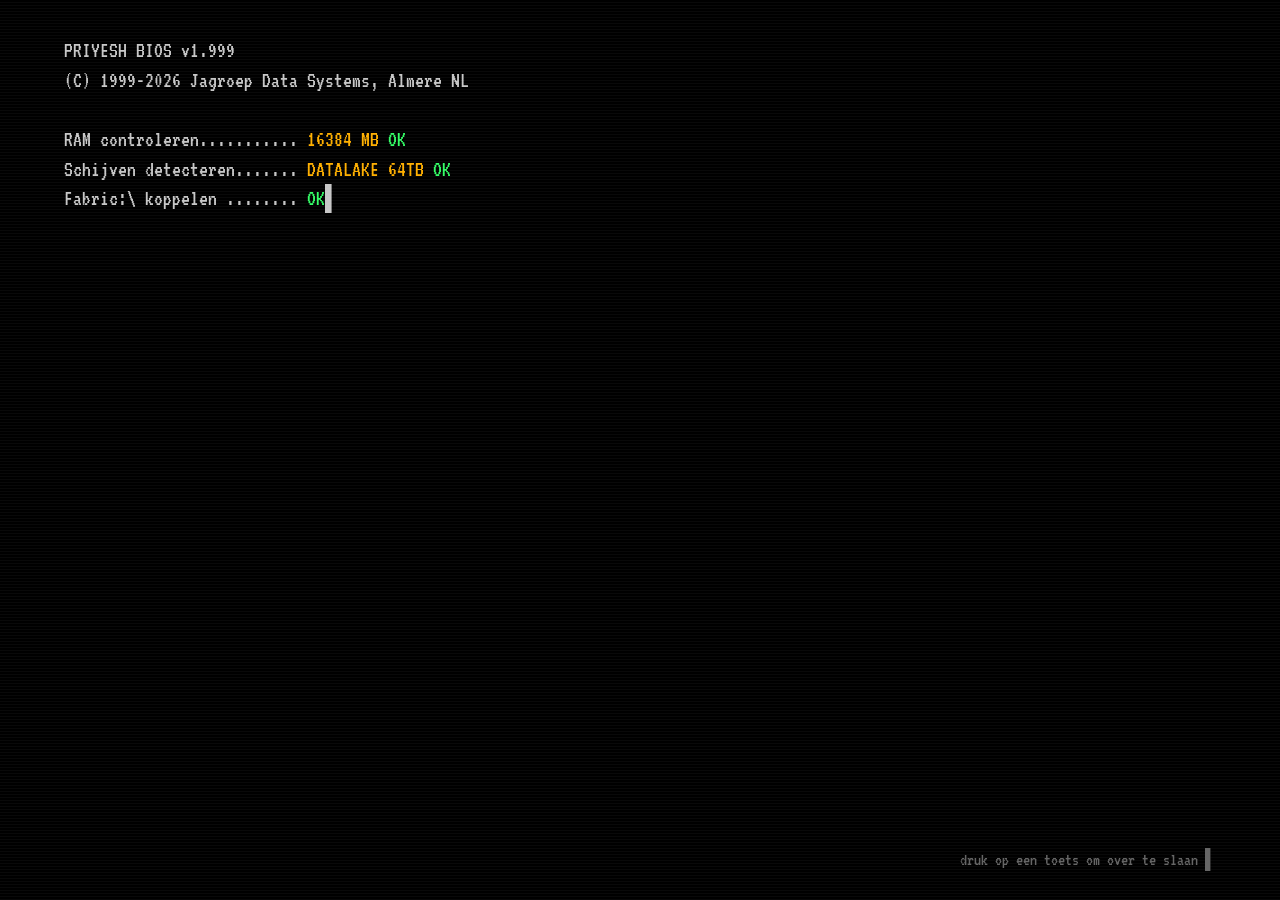
<file: index-nl.html>
<!DOCTYPE html>
<html lang="nl">

<head>
  <meta charset="UTF-8">
  <meta name="viewport" content="width=device-width, initial-scale=1.0">
  <title>Priyesh Jagroep — Data Scientist</title>

  <meta name="description"
    content="Data Scientist & Business Intelligence specialist. Bouwt dataplatforms, dashboards en ML-modellen met Python, SQL, Power BI en Microsoft Fabric.">

  <!-- OG / Social -->
  <meta property="og:title" content="Priyesh Jagroep — Data Scientist">
  <meta property="og:description"
    content="Data Scientist & BI specialist. Python, SQL, Power BI, Microsoft Fabric, Spark. Start priyesh.exe op voor meer info.">
  <meta property="og:type" content="website">
  <meta property="og:url" content="https://priyeshj12.github.io/index-nl.html">
  <meta property="og:image" content="https://priyeshj12.github.io/assets/images/og-image.png">
  <meta property="og:image:width" content="1200">
  <meta property="og:image:height" content="630">
  <meta name="twitter:card" content="summary_large_image">
  <meta name="twitter:title" content="Priyesh Jagroep — Data Scientist">
  <meta name="twitter:description" content="Start priyesh.exe op — een data science portfolio met een retro OS-twist.">
  <meta name="twitter:image" content="https://priyeshj12.github.io/assets/images/og-image.png">
  <link rel="canonical" href="https://priyeshj12.github.io/index-nl.html">

  <link rel="shortcut icon" href="./assets/images/logo.ico" type="image/x-icon">

  <link rel="preconnect" href="https://fonts.googleapis.com">
  <link rel="preconnect" href="https://fonts.gstatic.com" crossorigin>
  <link
    href="https://fonts.googleapis.com/css2?family=VT323&family=IBM+Plex+Mono:ital,wght@0,400;0,500;0,600;1,400&display=swap"
    rel="stylesheet">

  <style>
    /* ================= PriyeshOS — a retro data-desktop ================= */

    :root {
      --teal: #007a7a;
      --teal-deep: #005f5f;
      --gray: #c0c0c0;
      --gray-light: #dfdfdf;
      --gray-dark: #808080;
      --gray-darker: #404040;
      --navy: #000080;
      --navy-light: #1084d0;
      --text: #1a1a1a;
      --paper: #ffffff;
      --term-green: #33ff66;
      --term-amber: #ffb000;
      --sel: #000080;
      font-size: 16px;
    }

    * { box-sizing: border-box; margin: 0; padding: 0; }

    html, body { height: 100%; }

    body {
      font-family: "IBM Plex Mono", "Courier New", monospace;
      background: var(--teal);
      color: var(--text);
      overflow: hidden;
      -webkit-font-smoothing: none;
    }

    img { max-width: 100%; display: block; }
    a { color: var(--navy); }
    button { font: inherit; cursor: pointer; }

    ::selection { background: var(--sel); color: #fff; }

    /* ---------- Win95 bevels ---------- */

    .bevel-out {
      background: var(--gray);
      border: 2px solid;
      border-color: #ffffff var(--gray-darker) var(--gray-darker) #ffffff;
      box-shadow: inset 1px 1px 0 var(--gray-light), inset -1px -1px 0 var(--gray-dark);
    }

    .bevel-in {
      background: var(--paper);
      border: 2px solid;
      border-color: var(--gray-dark) #ffffff #ffffff var(--gray-dark);
      box-shadow: inset 1px 1px 0 var(--gray-darker);
    }

    .btn95 {
      background: var(--gray);
      border: 2px solid;
      border-color: #ffffff var(--gray-darker) var(--gray-darker) #ffffff;
      box-shadow: inset 1px 1px 0 var(--gray-light), inset -1px -1px 0 var(--gray-dark);
      padding: 3px 14px;
      font-size: 0.85rem;
      color: var(--text);
      text-decoration: none;
      display: inline-block;
    }

    .btn95:active, .btn95.pressed {
      border-color: var(--gray-darker) #ffffff #ffffff var(--gray-darker);
      box-shadow: inset 1px 1px 0 var(--gray-dark);
    }

    /* ---------- Boot screen ---------- */

    #boot {
      position: fixed;
      inset: 0;
      background: #000;
      color: #c7c7c7;
      font-family: "VT323", "IBM Plex Mono", monospace;
      font-size: clamp(16px, 2.4vw, 22px);
      line-height: 1.35;
      padding: 4vh 5vw;
      z-index: 9999;
      cursor: pointer;
      overflow: hidden;
    }

    #boot .boot-line { white-space: pre-wrap; }
    #boot .ok { color: var(--term-green); }
    #boot .val { color: var(--term-amber); }
    #boot .boot-skip {
      position: absolute;
      bottom: 3vh;
      right: 5vw;
      color: #666;
      font-size: 0.8em;
      animation: blink 1.2s steps(1) infinite;
    }

    #boot .cursor::after {
      content: "▌";
      animation: blink 0.9s steps(1) infinite;
      color: #c7c7c7;
    }

    @keyframes blink { 50% { opacity: 0; } }

    /* CRT scanlines + vignette on boot and terminal */
    .crt::before {
      content: "";
      position: absolute;
      inset: 0;
      pointer-events: none;
      background: repeating-linear-gradient(0deg, rgba(255,255,255,0.035) 0 1px, transparent 1px 3px);
    }

    /* ---------- Desktop ---------- */

    #desktop {
      position: fixed;
      inset: 0 0 40px 0;
      background:
        radial-gradient(ellipse at 50% 40%, rgba(255,255,255,0.06), transparent 60%),
        var(--teal);
      overflow: hidden;
    }

    #desktop.hidden, #boot.hidden, #shutdown.hidden { display: none; }

    /* ---------- Desktop icons ---------- */

    #icons {
      position: absolute;
      top: 14px;
      left: 10px;
      display: flex;
      flex-direction: column;
      flex-wrap: wrap;
      gap: 10px 6px;
      height: calc(100% - 24px);
      align-content: flex-start;
    }

    .dicon {
      width: 92px;
      background: none;
      border: 1px solid transparent;
      color: #fff;
      display: flex;
      flex-direction: column;
      align-items: center;
      gap: 5px;
      padding: 6px 2px;
      text-decoration: none;
    }

    .dicon:focus, .dicon:hover { outline: 1px dotted #fff; outline-offset: -1px; }

    .dicon .ic {
      width: 44px;
      height: 44px;
      display: grid;
      place-items: center;
      font-size: 30px;
      image-rendering: pixelated;
      filter: drop-shadow(1px 2px 0 rgba(0,0,0,0.45));
    }

    .dicon .ic img { width: 40px; height: 40px; object-fit: contain; }

    .dicon .lbl {
      font-size: 0.78rem;
      line-height: 1.15;
      text-align: center;
      text-shadow: 1px 1px 0 rgba(0,0,0,0.7);
      padding: 0 2px;
    }

    .dicon.selected .lbl { background: var(--sel); }

    /* ---------- Windows ---------- */

    .win {
      position: absolute;
      min-width: 280px;
      max-width: min(760px, calc(100vw - 20px));
      background: var(--gray);
      border: 2px solid;
      border-color: #ffffff var(--gray-darker) var(--gray-darker) #ffffff;
      box-shadow: inset 1px 1px 0 var(--gray-light), inset -1px -1px 0 var(--gray-dark),
        4px 4px 0 rgba(0, 0, 0, 0.35);
      display: none;
      flex-direction: column;
      padding: 3px;
    }

    .win.open { display: flex; }

    .win.maxed {
      top: 4px !important;
      left: 4px !important;
      width: calc(100vw - 8px) !important;
      height: calc(100vh - 48px) !important;
      max-width: none;
    }

    .titlebar {
      display: flex;
      align-items: center;
      gap: 6px;
      background: linear-gradient(90deg, #7a7a7a, #9a9a9a);
      color: #e2e2e2;
      padding: 3px 4px;
      user-select: none;
      cursor: grab;
      touch-action: none;
    }

    .win.focused .titlebar { background: linear-gradient(90deg, var(--navy), var(--navy-light)); color: #fff; }

    .titlebar .t-ic { font-size: 14px; line-height: 1; }

    .titlebar .t-title {
      flex: 1;
      font-weight: 600;
      font-size: 0.82rem;
      letter-spacing: 0.02em;
      white-space: nowrap;
      overflow: hidden;
      text-overflow: ellipsis;
    }

    .t-btns { display: flex; gap: 3px; }

    .t-btn {
      width: 20px;
      height: 18px;
      display: grid;
      place-items: center;
      font-size: 11px;
      line-height: 1;
      color: #000;
      background: var(--gray);
      border: 2px solid;
      border-color: #ffffff var(--gray-darker) var(--gray-darker) #ffffff;
      padding: 0;
    }

    .t-btn:active { border-color: var(--gray-darker) #ffffff #ffffff var(--gray-darker); }

    .menubar {
      display: flex;
      gap: 2px;
      padding: 2px 2px 3px;
      font-size: 0.8rem;
    }

    .menubar span { padding: 1px 7px; }
    .menubar span:hover { background: var(--sel); color: #fff; }

    .win-body {
      background: var(--paper);
      border: 2px solid;
      border-color: var(--gray-dark) #ffffff #ffffff var(--gray-dark);
      overflow: auto;
      flex: 1;
      padding: 16px 18px;
      font-size: 0.86rem;
      line-height: 1.55;
      scrollbar-width: thin;
    }

    .statusbar {
      display: flex;
      gap: 3px;
      padding-top: 3px;
      font-size: 0.74rem;
      color: #222;
    }

    .statusbar > div {
      background: var(--gray);
      border: 1px solid;
      border-color: var(--gray-dark) #ffffff #ffffff var(--gray-dark);
      padding: 1px 8px;
      flex: 1;
      white-space: nowrap;
      overflow: hidden;
      text-overflow: ellipsis;
    }

    .statusbar > div:last-child { flex: 0 0 auto; }

    /* ---------- Content styles ---------- */

    .win-body h3 {
      font-family: "VT323", monospace;
      font-size: 1.55rem;
      font-weight: 400;
      margin: 18px 0 6px;
      border-bottom: 2px solid var(--gray);
    }

    .win-body h3:first-child { margin-top: 0; }

    .win-body p { margin: 0 0 10px; }
    .win-body ul { margin: 0 0 12px 18px; }
    .win-body li { margin-bottom: 4px; }

    .about-head {
      display: flex;
      gap: 16px;
      align-items: center;
      margin-bottom: 14px;
    }

    .about-head img {
      width: 84px;
      height: 84px;
      border: 2px solid;
      border-color: var(--gray-dark) #ffffff #ffffff var(--gray-dark);
      background: var(--teal);
      padding: 6px;
    }

    .about-head .who .big {
      font-family: "VT323", monospace;
      font-size: 2rem;
      line-height: 1;
    }

    .about-head .who .sub { color: #555; font-size: 0.82rem; margin-top: 4px; }

    .badge-row { display: flex; flex-wrap: wrap; gap: 6px; margin: 8px 0 14px; }

    .badge {
      border: 1px solid var(--gray-dark);
      background: var(--gray-light);
      box-shadow: 1px 1px 0 var(--gray-dark);
      padding: 2px 8px;
      font-size: 0.74rem;
      white-space: nowrap;
    }

    .clients-row {
      display: flex;
      flex-wrap: wrap;
      gap: 10px;
      align-items: center;
      margin-top: 8px;
    }

    .clients-row a {
      border: 2px solid;
      border-color: #ffffff var(--gray-dark) var(--gray-dark) #ffffff;
      background: #fff;
      padding: 6px 10px;
      display: grid;
      place-items: center;
    }

    .clients-row img { height: 28px; width: auto; max-width: 110px; object-fit: contain; }

    .jobitem { margin-bottom: 16px; }

    .jobitem .role { font-weight: 600; }

    .jobitem .org { color: var(--navy); }

    .jobitem .when {
      font-size: 0.74rem;
      color: #555;
      background: var(--gray-light);
      border: 1px solid var(--gray-dark);
      padding: 0 6px;
      display: inline-block;
      margin: 2px 0 6px;
    }

    /* group box */
    .grp {
      border: 2px groove var(--gray-light);
      padding: 12px 14px 8px;
      margin: 0 0 16px;
      position: relative;
    }

    .grp > .grp-t {
      position: absolute;
      top: -0.7em;
      left: 10px;
      background: var(--paper);
      padding: 0 6px;
      font-size: 0.78rem;
      color: var(--navy);
      font-weight: 600;
    }

    /* ---------- Dashboard ---------- */

    .kpis {
      display: grid;
      grid-template-columns: repeat(auto-fit, minmax(130px, 1fr));
      gap: 10px;
      margin-bottom: 16px;
    }

    .kpi {
      border: 2px solid;
      border-color: var(--gray-dark) #ffffff #ffffff var(--gray-dark);
      background: #f4f4f4;
      padding: 10px 10px 8px;
      text-align: center;
    }

    .kpi .n {
      font-family: "VT323", monospace;
      font-size: 2.1rem;
      line-height: 1;
      color: var(--teal-deep);
    }

    .kpi .d { font-size: 0.7rem; color: #444; margin-top: 4px; }

    .bar-row { display: grid; grid-template-columns: 110px 1fr 38px; gap: 8px; align-items: center; margin-bottom: 7px; font-size: 0.78rem; }

    .bar-track {
      height: 14px;
      border: 1px solid var(--gray-darker);
      background: repeating-linear-gradient(90deg, #e8e8e8 0 6px, #f6f6f6 6px 12px);
      overflow: hidden;
    }

    .bar-fill {
      display: block;
      height: 100%;
      width: 0;
      background: repeating-linear-gradient(90deg, var(--navy) 0 8px, var(--navy-light) 8px 10px);
      transition: width 0.9s steps(12);
    }

    .bar-pct { text-align: right; color: #555; }

    .dash-note { font-size: 0.72rem; color: #666; margin-top: 10px; }

    /* ---------- Projects ---------- */

    .proj-grid { display: grid; grid-template-columns: repeat(auto-fill, minmax(200px, 1fr)); gap: 12px; }

    .proj-card {
      border: 2px solid;
      border-color: #ffffff var(--gray-dark) var(--gray-dark) #ffffff;
      background: #f7f7f7;
      padding: 10px;
      font-size: 0.8rem;
    }

    .proj-card .p-ic { font-size: 26px; margin-bottom: 6px; }

    .proj-card .p-name { font-weight: 600; margin-bottom: 4px; }

    .proj-card .p-for { color: var(--navy); font-size: 0.72rem; margin-bottom: 6px; }

    .proj-card img { border: 1px solid var(--gray-dark); margin-bottom: 8px; height: 110px; width: 100%; object-fit: cover; object-position: top; }

    /* ---------- Terminal ---------- */

    .win-body.term {
      background: #000;
      color: var(--term-green);
      font-size: 0.84rem;
      line-height: 1.45;
      padding: 12px 14px;
      position: relative;
      cursor: text;
    }

    .term .dim { color: #1f9e46; }
    .term .amber { color: var(--term-amber); }
    .term .white { color: #ddd; }
    .term a { color: var(--term-amber); }
    .term pre { font-family: inherit; white-space: pre-wrap; word-break: break-word; margin: 0 0 4px; }

    .term-in-row { display: flex; gap: 0; }
    .term-in-row .prompt { white-space: pre; }

    #term-input {
      flex: 1;
      background: transparent;
      border: 0;
      outline: 0;
      color: var(--term-green);
      font: inherit;
      caret-color: var(--term-green);
    }

    /* ---------- Taskbar ---------- */

    #taskbar {
      position: fixed;
      left: 0;
      right: 0;
      bottom: 0;
      height: 40px;
      background: var(--gray);
      border-top: 2px solid #fff;
      box-shadow: 0 -1px 0 var(--gray-dark);
      display: flex;
      align-items: center;
      gap: 6px;
      padding: 4px 6px;
      z-index: 5000;
    }

    #start-btn {
      display: flex;
      align-items: center;
      gap: 6px;
      font-weight: 600;
      font-size: 0.85rem;
      padding: 3px 10px 3px 7px;
    }

    #start-btn .logo { font-size: 15px; }

    #task-btns { display: flex; gap: 4px; flex: 1; overflow: hidden; }

    .task-btn {
      max-width: 160px;
      min-width: 0;
      flex: 0 1 auto;
      display: flex;
      align-items: center;
      gap: 5px;
      font-size: 0.76rem;
      padding: 3px 8px;
      white-space: nowrap;
      overflow: hidden;
      text-overflow: ellipsis;
    }

    #clock {
      border: 1px solid;
      border-color: var(--gray-dark) #ffffff #ffffff var(--gray-dark);
      padding: 3px 10px;
      font-size: 0.78rem;
      white-space: nowrap;
    }

    /* ---------- Start menu ---------- */

    #start-menu {
      position: fixed;
      left: 4px;
      bottom: 44px;
      width: 250px;
      z-index: 6000;
      display: none;
      padding: 3px;
    }

    #start-menu.open { display: flex; }

    #start-menu .sm-side {
      background: linear-gradient(180deg, var(--navy), var(--navy-light));
      color: #fff;
      writing-mode: vertical-rl;
      transform: rotate(180deg);
      font-family: "VT323", monospace;
      font-size: 1.4rem;
      padding: 10px 4px;
      letter-spacing: 0.05em;
    }

    #start-menu .sm-items { flex: 1; display: flex; flex-direction: column; }

    .sm-item {
      display: flex;
      align-items: center;
      gap: 10px;
      padding: 7px 10px;
      font-size: 0.84rem;
      text-decoration: none;
      color: var(--text);
      background: none;
      border: 0;
      text-align: left;
      width: 100%;
    }

    .sm-item:hover { background: var(--sel); color: #fff; }

    .sm-item .smi { font-size: 17px; width: 22px; text-align: center; }

    .sm-sep { border-top: 1px solid var(--gray-dark); border-bottom: 1px solid #fff; margin: 3px 4px; }

    /* ---------- Shutdown ---------- */

    #shutdown {
      position: fixed;
      inset: 0;
      background: #000;
      color: var(--term-amber);
      font-family: "VT323", monospace;
      font-size: clamp(22px, 4vw, 40px);
      display: grid;
      place-items: center;
      text-align: center;
      z-index: 10000;
      cursor: pointer;
      padding: 20px;
    }

    /* ---------- Side quests / demos ---------- */

    .sq-note {
      font-size: 0.72rem;
      color: #666;
      border-top: 1px dotted var(--gray-dark);
      margin-top: 14px;
      padding-top: 8px;
    }

    .ctl-row {
      display: grid;
      grid-template-columns: 120px 1fr 74px;
      gap: 10px;
      align-items: center;
      margin-bottom: 10px;
      font-size: 0.8rem;
    }

    input[type="range"] { width: 100%; accent-color: var(--navy); }

    .ctl-val { text-align: right; color: var(--navy); font-weight: 600; white-space: nowrap; }

    .check-row { display: flex; gap: 18px; flex-wrap: wrap; margin: 4px 0 14px; font-size: 0.8rem; }
    .check-row label { display: flex; gap: 6px; align-items: center; }

    .gauge-wrap { text-align: center; margin: 12px 0 4px; }

    .gauge-pct {
      font-family: "VT323", monospace;
      font-size: 3.2rem;
      line-height: 1;
      color: var(--teal-deep);
    }

    .gauge-track {
      height: 22px;
      border: 2px solid;
      border-color: var(--gray-dark) #ffffff #ffffff var(--gray-dark);
      background: #eee;
      margin: 8px 0 6px;
      overflow: hidden;
    }

    .gauge-fill {
      display: block;
      height: 100%;
      width: 50%;
      background: repeating-linear-gradient(90deg, var(--navy) 0 10px, var(--navy-light) 10px 12px);
      transition: width 0.4s steps(8);
    }

    .gauge-verdict { font-size: 0.78rem; color: #555; min-height: 1.3em; }

    /* archive_radar chart */
    .chart-frame {
      border: 2px solid;
      border-color: var(--gray-dark) #ffffff #ffffff var(--gray-dark);
      background: #fff;
      padding: 8px 4px 2px;
      overflow-x: auto;
    }

    .chart-frame svg { width: 100%; min-width: 420px; height: auto; }

    .legend { display: flex; gap: 14px; flex-wrap: wrap; font-size: 0.72rem; margin: 8px 0 12px; }
    .legend .sw { display: inline-block; width: 12px; height: 12px; margin-right: 5px; vertical-align: -2px; border: 1px solid #000; }

    .mini-tbl { width: 100%; border-collapse: collapse; font-size: 0.76rem; margin-top: 6px; }
    .mini-tbl th, .mini-tbl td { border: 1px solid var(--gray-dark); padding: 3px 8px; text-align: left; }
    .mini-tbl th { background: var(--gray-light); }
    .up { color: #067d06; white-space: nowrap; }
    .down { color: #b00000; white-space: nowrap; }

    /* silhouette classifier */
    .sil-stage { display: flex; gap: 16px; align-items: flex-start; flex-wrap: wrap; }

    .sil-box {
      border: 2px solid;
      border-color: var(--gray-dark) #ffffff #ffffff var(--gray-dark);
      background: #fff;
      padding: 10px;
      flex: 0 0 auto;
      text-align: center;
    }

    .sil-box svg { width: 150px; height: 190px; }
    .sil-box .sp-n { font-size: 0.7rem; color: #666; margin-top: 4px; }

    .sil-panel { flex: 1; min-width: 210px; }

    .guess-row { display: flex; gap: 8px; flex-wrap: wrap; margin: 8px 0 14px; }

    .conf-row {
      display: grid;
      grid-template-columns: 92px 1fr 44px;
      gap: 8px;
      align-items: center;
      font-size: 0.76rem;
      margin-bottom: 6px;
    }

    .conf-track { height: 12px; border: 1px solid var(--gray-darker); background: #eee; overflow: hidden; }

    .conf-fill { display: block; height: 100%; width: 0; background: var(--teal-deep); transition: width 0.7s steps(10); }

    .sil-result { font-size: 0.8rem; min-height: 2.4em; margin-top: 8px; }

    /* ---------- Minesweeper ---------- */

    #mine-top {
      display: flex;
      justify-content: space-between;
      align-items: center;
      padding: 5px 6px;
      border: 2px solid;
      border-color: var(--gray-dark) #ffffff #ffffff var(--gray-dark);
      margin-bottom: 8px;
      background: var(--gray);
    }

    .mine-lcd {
      font-family: "VT323", monospace;
      background: #000;
      color: #f00;
      font-size: 1.5rem;
      line-height: 1;
      padding: 2px 6px;
      min-width: 58px;
      text-align: center;
    }

    #mine-face { width: 34px; height: 34px; font-size: 18px; display: grid; place-items: center; padding: 0; }

    #mine-grid {
      display: grid;
      grid-template-columns: repeat(9, 30px);
      width: fit-content;
      margin: 0 auto;
      border: 2px solid;
      border-color: var(--gray-dark) #ffffff #ffffff var(--gray-dark);
    }

    .mcell {
      width: 30px;
      height: 30px;
      font-size: 15px;
      font-weight: 600;
      display: grid;
      place-items: center;
      padding: 0;
      background: var(--gray);
      border: 2px solid;
      border-color: #ffffff var(--gray-darker) var(--gray-darker) #ffffff;
    }

    .mcell.open { border: 1px solid var(--gray-dark); background: var(--gray-light); }
    .mcell.boom { background: #e33333; }

    .m1 { color: #0000f0; } .m2 { color: #007a00; } .m3 { color: #d00000; } .m4 { color: #000080; }
    .m5 { color: #800000; } .m6 { color: #008080; } .m7 { color: #000; } .m8 { color: #666; }

    #mine-flagmode { margin: 8px auto 0; display: block; }
    #mine-flagmode.pressed { background: var(--gray-light); }

    /* ---------- Recycle Bin ---------- */

    .rb-item {
      display: flex;
      gap: 10px;
      align-items: baseline;
      padding: 6px 4px;
      border-bottom: 1px dotted var(--gray-dark);
      font-size: 0.8rem;
      flex-wrap: wrap;
    }

    .rb-item .fn { font-weight: 600; white-space: nowrap; }
    .rb-item .fd { color: #666; font-size: 0.74rem; }
    #rb-status { font-size: 0.76rem; color: #b00000; margin-top: 10px; min-height: 1.2em; }

    /* ---------- Clippy ---------- */

    #clippy {
      position: fixed;
      right: 16px;
      bottom: 54px;
      width: 258px;
      z-index: 7000;
      display: none;
    }

    #clippy.show { display: block; }

    #clippy .cl-inner {
      background: #ffffcc;
      border: 1px solid #000;
      box-shadow: 3px 3px 0 rgba(0, 0, 0, 0.3);
      padding: 10px 12px;
      font-size: 0.78rem;
      position: relative;
    }

    #clippy .cl-ic { font-size: 26px; float: left; margin: 0 8px 2px 0; }

    #clippy .cl-btns { display: flex; gap: 6px; margin-top: 10px; clear: both; }
    #clippy .cl-btns .btn95 { font-size: 0.74rem; padding: 2px 8px; }

    #clippy .cl-x { position: absolute; top: 1px; right: 5px; background: none; border: 0; font-size: 0.8rem; }

    /* ---------- Screensaver ---------- */

    #saver { position: fixed; inset: 0; background: #000; z-index: 20000; display: none; cursor: none; }
    #saver.on { display: block; }

    /* ---------- Mobile ---------- */

    @media (max-width: 700px) {
      #icons {
        flex-direction: row;
        flex-wrap: wrap;
        height: auto;
        width: calc(100% - 16px);
        align-content: flex-start;
      }

      .dicon { width: 84px; }

      .win {
        top: 4px !important;
        left: 4px !important;
        right: 4px;
        width: auto !important;
        max-width: none;
        height: calc(100% - 52px) !important;
        position: fixed;
        bottom: 48px;
      }

      .task-btn { max-width: 90px; }
    }
  </style>
</head>

<body>

  <noscript>
    <div style="padding:24px; background:#fff; height:100%; overflow:auto;">
      <h1>Priyesh Jagroep — Data Scientist / BI Specialist</h1>
      <p>Almere, Nederland · <a href="mailto:priyeshjj@gmail.com">priyeshjj@gmail.com</a> ·
        <a href="https://www.linkedin.com/in/priyesh-jagroep-672526179/">LinkedIn</a> ·
        <a href="https://github.com/priyeshj12">GitHub</a></p>
      <p>Deze site is een interactief retro-bureaublad en heeft JavaScript nodig. Een Engelse versie is beschikbaar
        op <a href="index.html">Engels</a>.</p>
      <p>MSc Data Science (Universiteit van Amsterdam). Business Intelligence Specialist bij de Autoriteit Financiële
        Markten (AFM). Voorheen IT Developer bij Yellowtail BV. Python, SQL, Power BI, Microsoft Fabric,
        Spark, machine learning.</p>
    </div>
  </noscript>

  <!-- ================= BOOT ================= -->
  <div id="boot" class="crt" role="button" aria-label="Opstartprocedure overslaan" tabindex="0">
    <div id="boot-lines"></div>
    <div class="boot-skip">druk op een toets om over te slaan ▌</div>
  </div>

  <!-- ================= DESKTOP ================= -->
  <div id="desktop" class="hidden">

    <div id="icons">
      <button class="dicon" data-open="win-about">
        <span class="ic"><img src="./assets/images/personal_memoji.png" alt=""></span>
        <span class="lbl">priyesh.exe</span>
      </button>
      <button class="dicon" data-open="win-resume">
        <span class="ic">📄</span>
        <span class="lbl">cv.exe</span>
      </button>
      <button class="dicon" data-open="win-projects">
        <span class="ic">📁</span>
        <span class="lbl">projecten\</span>
      </button>
      <button class="dicon" data-open="win-dash">
        <span class="ic">📊</span>
        <span class="lbl">dashboard.exe</span>
      </button>
      <button class="dicon" data-open="win-term">
        <span class="ic">🖥️</span>
        <span class="lbl">sql_term.exe</span>
      </button>
      <button class="dicon" data-open="win-contact">
        <span class="ic">📬</span>
        <span class="lbl">contact.txt</span>
      </button>
      <button class="dicon" data-open="win-squests">
        <span class="ic">🎮</span>
        <span class="lbl">side_quests\</span>
      </button>
      <button class="dicon" data-open="win-mine">
        <span class="ic">💣</span>
        <span class="lbl">mijnenveger.exe</span>
      </button>
      <a class="dicon" href="index.html">
        <span class="ic">🇬🇧</span>
        <span class="lbl">en_versie.htm</span>
      </a>
      <button class="dicon" data-open="win-recycle">
        <span class="ic">🗑️</span>
        <span class="lbl">Prullenbak</span>
      </button>
    </div>

    <!-- ---------- about ---------- -->
    <section class="win" id="win-about" data-title="priyesh.exe — Over mij" data-ic="👤" style="left: 12%; top: 7%; width: 620px; height: 74%;">
      <div class="titlebar">
        <span class="t-ic">👤</span><span class="t-title">priyesh.exe — Over mij</span>
        <span class="t-btns">
          <button class="t-btn" data-act="min" aria-label="Minimaliseren">▁</button>
          <button class="t-btn" data-act="max" aria-label="Maximaliseren">▢</button>
          <button class="t-btn" data-act="close" aria-label="Sluiten">✕</button>
        </span>
      </div>
      <div class="menubar"><span>Bestand</span><span>Bewerken</span><span>Beeld</span><span>Help</span></div>
      <div class="win-body">
        <div class="about-head">
          <img src="./assets/images/personal_memoji.png" alt="Memoji van Priyesh Jagroep">
          <div class="who">
            <div class="big">Priyesh Jagroep</div>
            <div class="sub">Data Scientist / Business Intelligence Specialist<br>Almere → Amsterdam, NL</div>
          </div>
        </div>

        <div class="badge-row">
          <span class="badge">MSc Data Science</span>
          <span class="badge">Python · SQL</span>
          <span class="badge">Power BI</span>
          <span class="badge">Microsoft Fabric · Spark</span>
          <span class="badge">🇳🇱 Nederlands</span>
          <span class="badge">🇬🇧 Engels</span>
        </div>

        <p>
          Hoi, ik ben Priyesh. Ik maak van rommelige data iets waar mensen echt iets aan hebben: betrouwbare
          pipelines, heldere dashboards en modellen die vooruitkijken in plaats van terug.
        </p>
        <p>
          Overdag werk ik bij de Autoriteit Financiële Markten (AFM), waar ik schaalbare datasystemen bouw met
          Microsoft Fabric, Spark en Data Lakes, en toezicht- en risicorapportages automatiseer in Power BI en
          SSRS voor 25+ teams. Daarvoor werkte ik drie jaar bij Yellowtail, waar ik GRC-rapportageflows en
          datasystemen bouwde voor overheidsklanten.
        </p>
        <p>
          Ik hecht waarde aan data-ethiek en privacy, voorspellende analyses, en het in gewone taal uitleggen wat
          de cijfers eigenlijk betekenen — voor iedereen die er een beslissing mee moet nemen.
        </p>

        <h3>Wat ik doe</h3>
        <ul>
          <li><b>Dashboards &amp; KPI-rapportages</b> — Power BI-dashboards waar teams direct op kunnen sturen.</li>
          <li><b>Datapipelines &amp; engineering</b> — Fabric, Spark en Data Lakes; betrouwbare en herbruikbare data.</li>
          <li><b>Machine learning &amp; forecasting</b> — Python-modellen die trends en piekbelasting voorspellen.</li>
          <li><b>Data storytelling</b> — sessies en analyses in heldere taal voor stakeholders.</li>
        </ul>

        <h3>Organisaties waar ik mee heb gewerkt</h3>
        <div class="clients-row">
          <a href="https://www.afm.nl" target="_blank" rel="noopener"><img src="./assets/images/clients/AFM.PNG" alt="AFM"></a>
          <a href="https://www.conclusion.nl" target="_blank" rel="noopener"><img src="./assets/images/clients/conclusion.png" alt="Conclusion"></a>
          <a href="https://www.amsterdam.nl" target="_blank" rel="noopener"><img src="./assets/images/clients/GemAms.svg" alt="Gemeente Amsterdam"></a>
          <a href="https://www.marktplaats.nl" target="_blank" rel="noopener"><img src="./assets/images/clients/Marktpl.png" alt="Marktplaats"></a>
        </div>
      </div>
      <div class="statusbar"><div>C:\Users\Priyesh\overmij.txt</div><div>UTF-8</div></div>
    </section>

    <!-- ---------- resume ---------- -->
    <section class="win" id="win-resume" data-title="cv.exe" data-ic="📄" style="left: 22%; top: 10%; width: 600px; height: 76%;">
      <div class="titlebar">
        <span class="t-ic">📄</span><span class="t-title">cv.exe</span>
        <span class="t-btns">
          <button class="t-btn" data-act="min" aria-label="Minimaliseren">▁</button>
          <button class="t-btn" data-act="max" aria-label="Maximaliseren">▢</button>
          <button class="t-btn" data-act="close" aria-label="Sluiten">✕</button>
        </span>
      </div>
      <div class="win-body">

        <p style="margin-bottom:14px;"><a class="btn95" href="resume.pdf" download>⬇ Download cv (pdf)</a></p>

        <div class="grp">
          <div class="grp-t">Werkervaring</div>

          <div class="jobitem">
            <div class="role">Business Intelligence Specialist <span class="org">@ Autoriteit Financiële Markten (AFM)</span></div>
            <div class="when">feb 2025 — heden · Amsterdam</div>
            <ul>
              <li>Bouw schaalbare datasystemen met Microsoft Fabric, Spark en Data Lakes voor de toezichtprocessen en het datagedreven beleid van de AFM.</li>
              <li>Automatiseerde toezicht- en risicorapportages met Power BI en SSRS — snellere doorlooptijd, consistente rapporten tussen afdelingen.</li>
              <li>Vertaal complexe financiële datasets naar heldere visuele inzichten voor 25+ teams.</li>
            </ul>
          </div>

          <div class="jobitem">
            <div class="role">IT Developer (Medior) <span class="org">@ Yellowtail BV</span></div>
            <div class="when">jun 2022 — dec 2025 · Naarden</div>
            <ul>
              <li>Zette complexe datasets om in bruikbare inzichten met SQL en Python, wat de operationele efficiëntie met 15% verbeterde.</li>
              <li>Ontwierp en automatiseerde GRC-rapportageflows; bouwde interactieve Power BI-/SSRS-dashboards, waardoor de voorbereidingstijd van rapporten met 23% daalde.</li>
              <li>Verzamelde requirements bij overheidsstakeholders en leverde maatwerk-datasystemen voor 25+ afdelingen.</li>
            </ul>
          </div>

          <div class="jobitem">
            <div class="role">Sales Representative / Retail Analist <span class="org">@ Football Temple</span></div>
            <div class="when">feb 2020 — sep 2020 · Amsterdam</div>
            <ul>
              <li>Analyseerde verkoopdata op KPI's en kansen; bouwde visualisaties en dashboards voor het management.</li>
            </ul>
          </div>
        </div>

        <div class="grp">
          <div class="grp-t">Opleiding</div>

          <div class="jobitem">
            <div class="role">MSc Data Science <span class="org">@ Universiteit van Amsterdam</span></div>
            <div class="when">2021 — 2025</div>
            <ul>
              <li>Statistiek &amp; kansrekening, machine learning, datavisualisatie.</li>
              <li>Voorspelde drukte in Amsterdam voor de gemeente Amsterdam met GVB-vervoersdata en concertdata.</li>
            </ul>
          </div>

          <div class="jobitem">
            <div class="role">BSc Informatiekunde <span class="org">@ Universiteit van Amsterdam</span></div>
            <div class="when">2018 — 2022</div>
            <ul>
              <li>Datastructuren &amp; algoritmen, ontwerp van informatiesystemen.</li>
              <li>Bouwde een interactief UI-prototype voor Marktplaats met iDIN-identiteitsverificatie.</li>
            </ul>
          </div>
        </div>

        <div class="grp">
          <div class="grp-t">Toolbox</div>
          <div class="badge-row" style="margin:0;">
            <span class="badge">Python</span><span class="badge">SQL</span><span class="badge">R</span>
            <span class="badge">C#</span><span class="badge">Git</span><span class="badge">Docker</span>
            <span class="badge">Power BI</span><span class="badge">Tableau</span><span class="badge">SSRS</span>
            <span class="badge">Microsoft Fabric</span><span class="badge">Spark</span><span class="badge">Data Lakes</span>
            <span class="badge">MySQL</span><span class="badge">LINQ</span><span class="badge">Machine learning</span>
            <span class="badge">NLP</span>
          </div>
        </div>

        <p style="font-size:0.78rem;color:#555;">
          Wil je het hele verhaal? <a href="https://www.linkedin.com/in/priyesh-jagroep-672526179/" target="_blank" rel="noopener">Vind me op LinkedIn</a>
          of voer <b>SELECT * FROM experience;</b> uit in sql_term.exe.
        </p>
      </div>
      <div class="statusbar"><div>2 secties · 5 items</div><div>100%</div></div>
    </section>

    <!-- ---------- projects ---------- -->
    <section class="win" id="win-projects" data-title="C:\Priyesh\projecten" data-ic="📁" style="left: 30%; top: 14%; width: 640px; height: 68%;">
      <div class="titlebar">
        <span class="t-ic">📁</span><span class="t-title">C:\Priyesh\projecten</span>
        <span class="t-btns">
          <button class="t-btn" data-act="min" aria-label="Minimaliseren">▁</button>
          <button class="t-btn" data-act="max" aria-label="Maximaliseren">▢</button>
          <button class="t-btn" data-act="close" aria-label="Sluiten">✕</button>
        </span>
      </div>
      <div class="menubar"><span>Bestand</span><span>Bewerken</span><span>Beeld</span><span>Help</span></div>
      <div class="win-body">
        <div class="proj-grid">

          <div class="proj-card">
            <a href="journey-app.html">
              <img src="./assets/images/portfolio/journey-app/project-journey-app.JPG" alt="Schermen van de reisplanner-app">
            </a>
            <div class="p-name">Contextbewuste reisplanner</div>
            <div class="p-for">iOS-prototype · persoonlijk project</div>
            Plant routes op basis van activiteit, intensiteit en stemming — met live weer en lokaal nieuws onderweg.
            <div style="margin-top:8px;"><a class="btn95" href="journey-app.html">Openen ▸</a></div>
          </div>

          <div class="proj-card">
            <div class="p-ic">🚇</div>
            <div class="p-name">Drukte­voorspelling Amsterdam</div>
            <div class="p-for">voor Gemeente Amsterdam</div>
            Machine learning op GVB-vervoersdata en concertdata om drukte-pieken in de stad te voorspellen, zodat plannen rond drukke periodes makkelijker wordt.
          </div>

          <div class="proj-card">
            <div class="p-ic">🪪</div>
            <div class="p-name">Marktplaats iDIN-prototype</div>
            <div class="p-for">voor Marktplaats</div>
            Interactief UI-prototype met iDIN-integratie voor veilige identiteitsverificatie van klanten op de grootste marktplaats van Nederland.
          </div>

          <div class="proj-card">
            <div class="p-ic">🧾</div>
            <div class="p-name">Automatisering van GRC-rapportages</div>
            <div class="p-for">bij Yellowtail BV</div>
            Automatiseerde governance-, risk- en complianceflows met interactieve Power BI- en SSRS-dashboards — rapportagetijd met 23% verkort.
          </div>

          <div class="proj-card">
            <div class="p-ic">🏦</div>
            <div class="p-name">Toezicht-dataplatform</div>
            <div class="p-for">bij AFM</div>
            Schaalbare pipelines in Microsoft Fabric, Spark en Data Lakes die toezicht en datagedreven beleid voor 25+ teams ondersteunen.
          </div>

          <div class="proj-card">
            <div class="p-ic">👟</div>
            <div class="p-name">invoice-generator-restocks</div>
            <div class="p-for">Python · open source</div>
            Geautomatiseerde factuurgeneratie voor sneakerresellers op de Restocks-marktplaats.
            <div style="margin-top:8px;"><a class="btn95" href="https://github.com/priyeshj12/invoice-generator-restocks" target="_blank" rel="noopener">Bekijk code ▸</a></div>
          </div>

          <div class="proj-card">
            <div class="p-ic">✈️</div>
            <div class="p-name">findCheapestFlights</div>
            <div class="p-for">Python · open source</div>
            Script dat de goedkoopste vluchten zoekt voor een route en datumbereik.
            <div style="margin-top:8px;"><a class="btn95" href="https://github.com/priyeshj12/findCheapestFlights" target="_blank" rel="noopener">Bekijk code ▸</a></div>
          </div>

          <div class="proj-card">
            <div class="p-ic">⌨️</div>
            <div class="p-name">LeagueConfig</div>
            <div class="p-for">open source</div>
            Tooling rond de configuratie van de League of Legends-client. Ja, de gaminginteresse staat gewoon in versiebeheer.
            <div style="margin-top:8px;"><a class="btn95" href="https://github.com/priyeshj12/LeagueConfig" target="_blank" rel="noopener">Bekijk code ▸</a></div>
          </div>

        </div>
      </div>
      <div class="statusbar"><div>8 object(en)</div><div>2.4 MB</div></div>
    </section>

    <!-- ---------- dashboard ---------- -->
    <section class="win" id="win-dash" data-title="dashboard.exe — priyesh.dwh" data-ic="📊" style="left: 38%; top: 9%; width: 560px; height: 72%;">
      <div class="titlebar">
        <span class="t-ic">📊</span><span class="t-title">dashboard.exe — priyesh.dwh</span>
        <span class="t-btns">
          <button class="t-btn" data-act="min" aria-label="Minimaliseren">▁</button>
          <button class="t-btn" data-act="max" aria-label="Maximaliseren">▢</button>
          <button class="t-btn" data-act="close" aria-label="Sluiten">✕</button>
        </span>
      </div>
      <div class="win-body">
        <h3>Carrière-KPI's</h3>
        <div class="kpis">
          <div class="kpi"><div class="n" data-count="25">0</div><div class="d">+ teams ondersteund met rapportages</div></div>
          <div class="kpi"><div class="n" data-count="23">0</div><div class="d">% snellere rapportvoorbereiding</div></div>
          <div class="kpi"><div class="n" data-count="15">0</div><div class="d">% meer operationele efficiëntie</div></div>
          <div class="kpi"><div class="n" data-count="4">0</div><div class="d">+ jaar data omzetten in beslissingen</div></div>
        </div>

        <h3>Toolvaardigheid</h3>
        <div class="bar-row"><span>Power BI</span><span class="bar-track"><span class="bar-fill" data-w="95"></span></span><span class="bar-pct">95%</span></div>
        <div class="bar-row"><span>SQL</span><span class="bar-track"><span class="bar-fill" data-w="92"></span></span><span class="bar-pct">92%</span></div>
        <div class="bar-row"><span>Python</span><span class="bar-track"><span class="bar-fill" data-w="88"></span></span><span class="bar-pct">88%</span></div>
        <div class="bar-row"><span>MS Fabric</span><span class="bar-track"><span class="bar-fill" data-w="82"></span></span><span class="bar-pct">82%</span></div>
        <div class="bar-row"><span>Spark</span><span class="bar-track"><span class="bar-fill" data-w="75"></span></span><span class="bar-pct">75%</span></div>
        <div class="bar-row"><span>Machine learning</span><span class="bar-track"><span class="bar-fill" data-w="78"></span></span><span class="bar-pct">78%</span></div>
        <div class="bar-row"><span>Tableau</span><span class="bar-track"><span class="bar-fill" data-w="70"></span></span><span class="bar-pct">70%</span></div>

        <p class="dash-note">⟳ Live ververst vanuit priyesh.dwh · semantisch model v2.6 · er zijn geen rijen gewond geraakt</p>
      </div>
      <div class="statusbar"><div>Verbonden: fabric://priyesh.dwh</div><div>DirectQuery</div></div>
    </section>

    <!-- ---------- terminal ---------- -->
    <section class="win" id="win-term" data-title="sql_term.exe" data-ic="🖥️" style="left: 18%; top: 18%; width: 620px; height: 62%;">
      <div class="titlebar">
        <span class="t-ic">🖥️</span><span class="t-title">sql_term.exe — C:\WINDOWS\system32\datashell</span>
        <span class="t-btns">
          <button class="t-btn" data-act="min" aria-label="Minimaliseren">▁</button>
          <button class="t-btn" data-act="max" aria-label="Maximaliseren">▢</button>
          <button class="t-btn" data-act="close" aria-label="Sluiten">✕</button>
        </span>
      </div>
      <div class="win-body term crt" id="term-body">
        <div id="term-out"></div>
        <div class="term-in-row">
          <span class="prompt">priyesh@dwh:~$ </span>
          <input id="term-input" type="text" autocomplete="off" spellcheck="false" aria-label="Terminalinvoer">
        </div>
      </div>
    </section>

    <!-- ---------- contact ---------- -->
    <section class="win" id="win-contact" data-title="contact.txt — Kladblok" data-ic="📬" style="left: 42%; top: 24%; width: 430px;">
      <div class="titlebar">
        <span class="t-ic">📬</span><span class="t-title">contact.txt — Kladblok</span>
        <span class="t-btns">
          <button class="t-btn" data-act="min" aria-label="Minimaliseren">▁</button>
          <button class="t-btn" data-act="max" aria-label="Maximaliseren">▢</button>
          <button class="t-btn" data-act="close" aria-label="Sluiten">✕</button>
        </span>
      </div>
      <div class="menubar"><span>Bestand</span><span>Bewerken</span><span>Help</span></div>
      <div class="win-body">
        <p style="margin-bottom:14px;">Altijd in voor een gesprek over data, dashboards of een goed idee.</p>
        <p>📧 <a href="mailto:priyeshjj@gmail.com">priyeshjj@gmail.com</a></p>
        <p>💼 <a href="https://www.linkedin.com/in/priyesh-jagroep-672526179/" target="_blank" rel="noopener">linkedin.com/in/priyesh-jagroep</a></p>
        <p>🐙 <a href="https://github.com/priyeshj12" target="_blank" rel="noopener">github.com/priyeshj12</a></p>
        <p>📍 Almere / Amsterdam, Nederland</p>
        <p style="margin-top:14px;"><a class="btn95" href="mailto:priyeshjj@gmail.com">Stuur e-mail ▸</a></p>
      </div>
      <div class="statusbar"><div>Regel 4, kolom 1</div></div>
    </section>

    <!-- ---------- side quests folder ---------- -->
    <section class="win" id="win-squests" data-title="C:\Priyesh\side_quests" data-ic="🎮" style="left: 24%; top: 11%; width: 640px; height: 66%;">
      <div class="titlebar">
        <span class="t-ic">🎮</span><span class="t-title">C:\Priyesh\side_quests</span>
        <span class="t-btns">
          <button class="t-btn" data-act="min" aria-label="Minimaliseren">▁</button>
          <button class="t-btn" data-act="max" aria-label="Maximaliseren">▢</button>
          <button class="t-btn" data-act="close" aria-label="Sluiten">✕</button>
        </span>
      </div>
      <div class="menubar"><span>Bestand</span><span>Bewerken</span><span>Beeld</span><span>Help</span></div>
      <div class="win-body">
        <p style="font-size:0.8rem;color:#555;margin-bottom:14px;">
          Persoonlijke experimenten, voor de lol gebouwd met publieke data en in mijn eigen tijd — geen klantwerk.
          Waar de dagelijkse baan de hobby's ontmoet.
        </p>
        <div class="proj-grid">

          <div class="proj-card">
            <div class="p-ic">🔮</div>
            <div class="p-name">rift_oracle.exe</div>
            <div class="p-for">League of Legends · ML-demo</div>
            Winkans-model voor ranked games — voer de spelstatus op 15 minuten in en krijg je kansen.
            <div style="margin-top:8px;"><button class="btn95" data-open="win-rift">Start ▸</button></div>
          </div>

          <div class="proj-card">
            <div class="p-ic">🧥</div>
            <div class="p-name">archive_radar.exe</div>
            <div class="p-for">mode · doorverkoopanalyse</div>
            Volgt doorverkoopprijzen van archiefstukken van designers — Yohji, CDG, Issey — via publieke advertenties.
            <div style="margin-top:8px;"><button class="btn95" data-open="win-archive">Start ▸</button></div>
          </div>

          <div class="proj-card">
            <div class="p-ic">✂️</div>
            <div class="p-name">silhouette_net.exe</div>
            <div class="p-for">mode · computer vision</div>
            Een neuraal netwerk dat de ontwerper raadt aan de hand van een catwalk-silhouet. Kun jij het verslaan?
            <div style="margin-top:8px;"><button class="btn95" data-open="win-sil">Start ▸</button></div>
          </div>

        </div>
      </div>
      <div class="statusbar"><div>3 object(en)</div><div>100% hobbygedreven</div></div>
    </section>

    <!-- ---------- rift_oracle ---------- -->
    <section class="win" id="win-rift" data-title="rift_oracle.exe" data-ic="🔮" style="left: 16%; top: 6%; width: 540px; height: 82%;">
      <div class="titlebar">
        <span class="t-ic">🔮</span><span class="t-title">rift_oracle.exe — winkans</span>
        <span class="t-btns">
          <button class="t-btn" data-act="min" aria-label="Minimaliseren">▁</button>
          <button class="t-btn" data-act="max" aria-label="Maximaliseren">▢</button>
          <button class="t-btn" data-act="close" aria-label="Sluiten">✕</button>
        </span>
      </div>
      <div class="win-body">
        <p style="font-size:0.8rem;color:#555;">
          Gradient-boosted model getraind op ranked matchdata van de Riot API.
          Stel de status van je game op 15 minuten in:
        </p>

        <div class="ctl-row">
          <span>Goudverschil @15</span>
          <input type="range" id="rift-gold" min="-8000" max="8000" step="250" value="0">
          <span class="ctl-val" id="rift-gold-v">+0 g</span>
        </div>
        <div class="ctl-row">
          <span>Drakes gepakt</span>
          <input type="range" id="rift-drakes" min="0" max="4" step="1" value="1">
          <span class="ctl-val" id="rift-drakes-v">1</span>
        </div>
        <div class="check-row">
          <label><input type="checkbox" id="rift-tower"> eerste toren</label>
          <label><input type="checkbox" id="rift-herald"> rift herald</label>
          <label><input type="checkbox" id="rift-midnight"> queuen na middernacht</label>
        </div>

        <div class="gauge-wrap">
          <div style="font-size:0.72rem;color:#666;">VOORSPELDE WINKANS</div>
          <div class="gauge-pct" id="rift-pct">50%</div>
          <div class="gauge-track"><span class="gauge-fill" id="rift-fill"></span></div>
          <div class="gauge-verdict" id="rift-verdict">een perfecte coinflip. klassieke solo queue.</div>
        </div>

        <p class="sq-note">
          Persoonlijk experiment — de demo draait een vereenvoudigde versie van het model met voorbeeldcoëfficiënten.
          Gerelateerd: <a href="https://github.com/priyeshj12/LeagueConfig" target="_blank" rel="noopener">LeagueConfig op GitHub</a>.
          Niet verbonden aan Riot Games.
        </p>
      </div>
      <div class="statusbar"><div>model: xgboost v0.4 · AUC 0.79</div><div>patch 26.16</div></div>
    </section>

    <!-- ---------- archive_radar ---------- -->
    <section class="win" id="win-archive" data-title="archive_radar.exe" data-ic="🧥" style="left: 20%; top: 7%; width: 620px; height: 82%;">
      <div class="titlebar">
        <span class="t-ic">🧥</span><span class="t-title">archive_radar.exe — doorverkoopindex designers</span>
        <span class="t-btns">
          <button class="t-btn" data-act="min" aria-label="Minimaliseren">▁</button>
          <button class="t-btn" data-act="max" aria-label="Maximaliseren">▢</button>
          <button class="t-btn" data-act="close" aria-label="Sluiten">✕</button>
        </span>
      </div>
      <div class="win-body">
        <p style="font-size:0.8rem;color:#555;">
          Doorverkoopprijsindex van archiefstukken van designers, gebaseerd op publieke advertenties van Grailed en
          Vestiaire. Geïndexeerd op 2019 = 100, gestippeld segment = voorspelling.
        </p>

        <div class="legend">
          <span><span class="sw" style="background:#000080;"></span>Yohji Yamamoto archief</span>
          <span><span class="sw" style="background:#b00060;"></span>Comme des Garçons</span>
          <span><span class="sw" style="background:#007a7a;"></span>Issey Miyake Pleats</span>
        </div>

        <div class="chart-frame">
          <svg id="arch-svg" viewBox="0 0 540 250" role="img" aria-label="Doorverkoopprijsindex grafiek 2019 tot 2027"></svg>
        </div>

        <h3>Grootste stijgers en dalers</h3>
        <table class="mini-tbl">
          <tr><th>stuk</th><th>trend</th></tr>
          <tr><td>Yohji FW98 wollen gabardine jas</td><td class="up">+38% YoY ▲</td></tr>
          <tr><td>Issey Miyake Pleats Please colonne-jurk</td><td class="up">+31% YoY ▲</td></tr>
          <tr><td>CDG lumps &amp; bumps heruitgave</td><td class="up">+19% YoY ▲</td></tr>
          <tr><td>hype-collab sneakers (categoriegemiddelde)</td><td class="down">−12% YoY ▼</td></tr>
        </table>

        <p class="sq-note">
          Persoonlijk experiment op publieke advertentiedata — voorbeeldreeksen getoond, geen link met enig merk of
          platform. Gerelateerd: <a href="https://github.com/priyeshj12/invoice-generator-restocks" target="_blank" rel="noopener">facturatietool
          die ik bouwde voor Restocks-resellers</a>.
        </p>
      </div>
      <div class="statusbar"><div>3 reeksen · 2019—2027P</div><div>wekelijks ververst</div></div>
    </section>

    <!-- ---------- silhouette_net ---------- -->
    <section class="win" id="win-sil" data-title="silhouette_net.exe" data-ic="✂️" style="left: 26%; top: 9%; width: 560px; height: 78%;">
      <div class="titlebar">
        <span class="t-ic">✂️</span><span class="t-title">silhouette_net.exe — raad de designer</span>
        <span class="t-btns">
          <button class="t-btn" data-act="min" aria-label="Minimaliseren">▁</button>
          <button class="t-btn" data-act="max" aria-label="Maximaliseren">▢</button>
          <button class="t-btn" data-act="close" aria-label="Sluiten">✕</button>
        </span>
      </div>
      <div class="win-body">
        <p style="font-size:0.8rem;color:#555;">
          Een klein CNN getraind op catwalkbeelden, teruggebracht tot silhouetten. Jij raadt eerst — dan zie je wat
          het model zegt.
        </p>

        <div class="sil-stage">
          <div class="sil-box">
            <svg id="sil-svg" viewBox="0 0 150 190" role="img" aria-label="Catwalksilhouet"></svg>
            <div class="sp-n" id="sil-n">exemplaar 1 / 3</div>
          </div>

          <div class="sil-panel">
            <div style="font-size:0.8rem;margin-bottom:2px;">Van wie is dit silhouet?</div>
            <div class="guess-row">
              <button class="btn95 sil-guess" data-brand="yohji">Yohji</button>
              <button class="btn95 sil-guess" data-brand="cdg">CDG</button>
              <button class="btn95 sil-guess" data-brand="issey">Issey Miyake</button>
            </div>

            <div style="font-size:0.72rem;color:#666;margin-bottom:4px;">MODEL-OUTPUT</div>
            <div class="conf-row"><span>Yohji</span><span class="conf-track"><span class="conf-fill" id="cf-yohji"></span></span><span id="cn-yohji">—</span></div>
            <div class="conf-row"><span>CDG</span><span class="conf-track"><span class="conf-fill" id="cf-cdg"></span></span><span id="cn-cdg">—</span></div>
            <div class="conf-row"><span>Issey</span><span class="conf-track"><span class="conf-fill" id="cf-issey"></span></span><span id="cn-issey">—</span></div>

            <div class="sil-result" id="sil-result"></div>
            <button class="btn95" id="sil-next">Volgend silhouet ▸</button>
          </div>
        </div>

        <p class="sq-note">
          Persoonlijk experiment — conceptdemo met gestileerde silhouetten en zekerheidsscores uit voorbeeldruns.
          Geen link met enige designer.
        </p>
      </div>
      <div class="statusbar"><div>silhouette_net v0.2 · 3 klassen</div><div id="sil-score">jij 0 — 0 model</div></div>
    </section>

    <!-- ---------- minesweeper ---------- -->
    <section class="win" id="win-mine" data-title="Mijnenveger" data-ic="💣" style="left: 46%; top: 14%; width: 330px;">
      <div class="titlebar">
        <span class="t-ic">💣</span><span class="t-title">Mijnenveger</span>
        <span class="t-btns">
          <button class="t-btn" data-act="min" aria-label="Minimaliseren">▁</button>
          <button class="t-btn" data-act="close" aria-label="Sluiten">✕</button>
        </span>
      </div>
      <div class="win-body" style="padding:10px;">
        <div id="mine-top">
          <div class="mine-lcd" id="mine-count">010</div>
          <button class="btn95" id="mine-face">🙂</button>
          <div class="mine-lcd" id="mine-time">000</div>
        </div>
        <div id="mine-grid"></div>
        <button class="btn95" id="mine-flagmode">🚩 vlagmodus: uit</button>
        <p style="font-size:0.7rem;color:#666;text-align:center;margin-top:8px;">rechtermuisklik (of vlagmodus) om te vlaggen</p>
      </div>
    </section>

    <!-- ---------- recycle bin ---------- -->
    <section class="win" id="win-recycle" data-title="Prullenbak" data-ic="🗑️" style="left: 40%; top: 20%; width: 480px;">
      <div class="titlebar">
        <span class="t-ic">🗑️</span><span class="t-title">Prullenbak</span>
        <span class="t-btns">
          <button class="t-btn" data-act="min" aria-label="Minimaliseren">▁</button>
          <button class="t-btn" data-act="close" aria-label="Sluiten">✕</button>
        </span>
      </div>
      <div class="menubar"><span>Bestand</span><span>Bewerken</span><span>Beeld</span><span>Help</span></div>
      <div class="win-body" id="rb-list">
        <div class="rb-item"><span>📄</span><span class="fn">skills_2019.txt</span><span class="fd">blockchain, Web3, NFT-strategie</span></div>
        <div class="rb-item"><span>📄</span><span class="fn">cv_definitief_DEFINITIEF_v7 (1).docx</span><span class="fd">we praten niet over v1—v6</span></div>
        <div class="rb-item"><span>🌐</span><span class="fn">internet_explorer.lnk</span><span class="fd">het was een goede tijd</span></div>
        <div class="rb-item"><span>📊</span><span class="fn">handmatig_rapportageproces.vsdx</span><span class="fd">geautomatiseerd weg, 2023. niet gemist</span></div>
        <div class="rb-item"><span>📈</span><span class="fn">taartdiagram_met_11_stukken.pbix</span><span class="fd">verwijderd voor ieders veiligheid</span></div>
        <div style="margin-top:14px; display:flex; gap:8px;">
          <button class="btn95" id="rb-restore">Herstellen</button>
          <button class="btn95" id="rb-empty">Prullenbak legen</button>
        </div>
        <div id="rb-status"></div>
      </div>
      <div class="statusbar"><div id="rb-count">5 object(en)</div></div>
    </section>

    <!-- ---------- taskbar ---------- -->
    <div id="taskbar">
      <button id="start-btn" class="btn95"><span class="logo">🟦</span> Start</button>
      <div id="task-btns"></div>
      <div id="clock">--:--</div>
    </div>

    <div id="start-menu" class="bevel-out" role="menu">
      <div class="sm-side">PriyeshOS 95</div>
      <div class="sm-items">
        <button class="sm-item" data-open="win-about"><span class="smi">👤</span> Over Priyesh</button>
        <button class="sm-item" data-open="win-resume"><span class="smi">📄</span> CV</button>
        <button class="sm-item" data-open="win-projects"><span class="smi">📁</span> Projecten</button>
        <button class="sm-item" data-open="win-dash"><span class="smi">📊</span> Dashboard</button>
        <button class="sm-item" data-open="win-term"><span class="smi">🖥️</span> SQL Terminal</button>
        <button class="sm-item" data-open="win-contact"><span class="smi">📬</span> Contact</button>
        <button class="sm-item" data-open="win-squests"><span class="smi">🎮</span> Side Quests</button>
        <button class="sm-item" data-open="win-mine"><span class="smi">💣</span> Mijnenveger</button>
        <div class="sm-sep"></div>
        <a class="sm-item" href="https://www.linkedin.com/in/priyesh-jagroep-672526179/" target="_blank" rel="noopener"><span class="smi">💼</span> LinkedIn</a>
        <a class="sm-item" href="https://github.com/priyeshj12" target="_blank" rel="noopener"><span class="smi">🐙</span> GitHub</a>
        <a class="sm-item" href="index.html"><span class="smi">🇬🇧</span> English version</a>
        <div class="sm-sep"></div>
        <button class="sm-item" id="shutdown-btn"><span class="smi">⏻</span> Afsluiten...</button>
      </div>
    </div>

  </div>

  <!-- ================= SHUTDOWN ================= -->
  <div id="shutdown" class="hidden">
    <div>Het is nu veilig om dit tabblad te sluiten.<br><span style="font-size:0.55em;color:#888;">(klik ergens om opnieuw op te starten)</span></div>
  </div>

  <!-- ================= CLIPPY ================= -->
  <div id="clippy">
    <div class="cl-inner">
      <button class="cl-x" id="clippy-x" aria-label="Sluiten">✕</button>
      <span class="cl-ic">📎</span>
      Het lijkt erop dat je een data scientist wilt aannemen. Wil je daarbij geholpen worden?
      <div class="cl-btns">
        <button class="btn95" id="clippy-yes">Open contact.txt</button>
        <button class="btn95" id="clippy-no">Nee bedankt</button>
      </div>
    </div>
  </div>

  <!-- ================= SCREENSAVER ================= -->
  <canvas id="saver" aria-hidden="true"></canvas>

  <script>
    (function () {
      "use strict";

      var $ = function (s, c) { return (c || document).querySelector(s); };
      var $$ = function (s, c) { return Array.prototype.slice.call((c || document).querySelectorAll(s)); };

      /* ================= boot sequence ================= */

      var bootEl = $("#boot"), bootLines = $("#boot-lines"), desktop = $("#desktop");
      var booted = false;

      var BOOT = [
        ["PRIYESH BIOS v1.999", 0],
        ["(C) 1999-" + new Date().getFullYear() + " Jagroep Data Systems, Almere NL", 60],
        ["", 200],
        ["RAM controleren........... <v>16384 MB</v> <o>OK</o>", 220],
        ["Schijven detecteren....... <v>DATALAKE 64TB</v> <o>OK</o>", 260],
        ["Fabric:\\ koppelen ........ <o>OK</o>", 240],
        ["python.dll laden.......... <o>OK</o>", 180],
        ["pandas.dll laden.......... <o>OK</o>", 160],
        ["powerbi.drv laden......... <o>OK</o>", 180],
        ["stroopwafel.sys laden..... <o>OK</o>", 200],
        ["Spark-cluster starten..... <v>4 executors</v> <o>ONLINE</o>", 320],
        ["", 150],
        ["> SELECT * FROM portfolio WHERE owner = 'Priyesh Jagroep';", 420],
        ["<o>1 rij opgehaald</o> (0.042s)", 500],
        ["", 200],
        ["priyesh.exe starten...", 600]
      ];

      function fmt(s) {
        return s.replace(/<o>/g, '<span class="ok">').replace(/<\/o>/g, "</span>")
                .replace(/<v>/g, '<span class="val">').replace(/<\/v>/g, "</span>");
      }

      function runBoot(i) {
        if (booted) return;
        if (i >= BOOT.length) { finishBoot(); return; }
        var prev = $(".cursor", bootLines);
        if (prev) prev.classList.remove("cursor");
        var div = document.createElement("div");
        div.className = "boot-line cursor";
        div.innerHTML = fmt(BOOT[i][0]) || "&nbsp;";
        bootLines.appendChild(div);
        setTimeout(function () { runBoot(i + 1); }, BOOT[i][1] || 100);
      }

      function finishBoot() {
        if (booted) return;
        booted = true;
        bootEl.classList.add("hidden");
        desktop.classList.remove("hidden");
        try { sessionStorage.setItem("pos-booted", "1"); } catch (e) {}
        openWin("win-about");
        scheduleClippy();
        resetIdle();
      }

      bootEl.addEventListener("click", finishBoot);
      document.addEventListener("keydown", function (e) { if (!booted) { e.preventDefault(); finishBoot(); } });

      /* ================= window manager ================= */

      var zTop = 100;
      var taskBtns = {};

      function focusWin(w) {
        $$(".win").forEach(function (x) { x.classList.remove("focused"); });
        w.classList.add("focused");
        w.style.zIndex = ++zTop;
        Object.keys(taskBtns).forEach(function (k) { taskBtns[k].classList.toggle("pressed", k === w.id); });
      }

      function openWin(id) {
        var w = document.getElementById(id);
        if (!w) return;
        w.classList.add("open");
        w.dataset.min = "";
        if (!taskBtns[id]) {
          var b = document.createElement("button");
          b.className = "btn95 task-btn";
          b.innerHTML = "<span>" + (w.dataset.ic || "▪") + "</span> " + w.dataset.title;
          b.addEventListener("click", function () {
            if (w.dataset.min === "1" || !w.classList.contains("focused")) {
              w.classList.add("open");
              w.dataset.min = "";
              focusWin(w);
            } else {
              minWin(w);
            }
          });
          $("#task-btns").appendChild(b);
          taskBtns[id] = b;
        }
        focusWin(w);
        if (id === "win-dash") animateDash();
        if (id === "win-term") setTimeout(function () { $("#term-input").focus(); }, 50);
        if (id === "win-archive") renderArchive();
        if (id === "win-sil") silRender();
        if (id === "win-mine") mineInit();
      }

      function closeWin(w) {
        w.classList.remove("open", "maxed");
        if (taskBtns[w.id]) { taskBtns[w.id].remove(); delete taskBtns[w.id]; }
      }

      function minWin(w) {
        w.classList.remove("open");
        w.dataset.min = "1";
        if (taskBtns[w.id]) taskBtns[w.id].classList.remove("pressed");
      }

      $$(".win").forEach(function (w) {
        w.addEventListener("pointerdown", function () { focusWin(w); });

        $$(".t-btn", w).forEach(function (b) {
          b.addEventListener("click", function (e) {
            e.stopPropagation();
            var act = b.dataset.act;
            if (act === "close") closeWin(w);
            else if (act === "min") minWin(w);
            else if (act === "max") w.classList.toggle("maxed");
          });
        });

        /* drag */
        var tb = $(".titlebar", w);
        var drag = null;
        tb.addEventListener("pointerdown", function (e) {
          if (e.target.closest(".t-btn") || w.classList.contains("maxed")) return;
          if (window.matchMedia("(max-width: 700px)").matches) return;
          drag = { x: e.clientX, y: e.clientY, l: w.offsetLeft, t: w.offsetTop };
          tb.setPointerCapture(e.pointerId);
        });
        tb.addEventListener("pointermove", function (e) {
          if (!drag) return;
          var nl = drag.l + e.clientX - drag.x;
          var nt = drag.t + e.clientY - drag.y;
          nl = Math.max(-w.offsetWidth + 80, Math.min(nl, window.innerWidth - 60));
          nt = Math.max(0, Math.min(nt, window.innerHeight - 80));
          w.style.left = nl + "px";
          w.style.top = nt + "px";
        });
        tb.addEventListener("pointerup", function () { drag = null; });
        tb.addEventListener("dblclick", function (e) {
          if (!e.target.closest(".t-btn")) w.classList.toggle("maxed");
        });
      });

      $$("[data-open]").forEach(function (el) {
        el.addEventListener("click", function () {
          openWin(el.dataset.open);
          startMenu.classList.remove("open");
        });
      });

      /* ================= dashboard animation ================= */

      var dashDone = false;
      function animateDash() {
        if (dashDone) return;
        dashDone = true;
        $$("#win-dash .bar-fill").forEach(function (f) {
          setTimeout(function () { f.style.width = f.dataset.w + "%"; }, 150);
        });
        $$("#win-dash [data-count]").forEach(function (el) {
          var target = parseInt(el.dataset.count, 10), cur = 0;
          var step = Math.max(1, Math.round(target / 30));
          var iv = setInterval(function () {
            cur = Math.min(target, cur + step);
            el.textContent = cur;
            if (cur >= target) clearInterval(iv);
          }, 40);
        });
      }

      /* ================= taskbar / start menu / clock ================= */

      var startMenu = $("#start-menu");
      $("#start-btn").addEventListener("click", function (e) {
        e.stopPropagation();
        startMenu.classList.toggle("open");
      });
      document.addEventListener("click", function (e) {
        if (!e.target.closest("#start-menu") && !e.target.closest("#start-btn")) {
          startMenu.classList.remove("open");
        }
      });

      function tick() {
        var d = new Date();
        var hh = String(d.getHours()).padStart(2, "0");
        var mm = String(d.getMinutes()).padStart(2, "0");
        $("#clock").textContent = hh + ":" + mm;
      }
      tick();
      setInterval(tick, 15000);

      /* shutdown */
      var shut = $("#shutdown");
      $("#shutdown-btn").addEventListener("click", function () {
        startMenu.classList.remove("open");
        shut.classList.remove("hidden");
      });
      shut.addEventListener("click", function () {
        shut.classList.add("hidden");
        try { sessionStorage.removeItem("pos-booted"); } catch (e) {}
        booted = false;
        bootLines.innerHTML = "";
        desktop.classList.add("hidden");
        bootEl.classList.remove("hidden");
        runBoot(0);
      });

      /* ================= rift_oracle ================= */

      function riftCalc() {
        var gold = parseInt($("#rift-gold").value, 10);
        var drakes = parseInt($("#rift-drakes").value, 10);
        var tower = $("#rift-tower").checked;
        var herald = $("#rift-herald").checked;
        var midnight = $("#rift-midnight").checked;

        $("#rift-gold-v").textContent = (gold >= 0 ? "+" : "") + gold + " g";
        $("#rift-drakes-v").textContent = drakes;

        var x = gold / 3000 * 0.9 + (drakes - 1) * 0.22 + (tower ? 0.35 : 0) + (herald ? 0.18 : 0) + (midnight ? -0.45 : 0);
        var p = Math.round(100 / (1 + Math.exp(-x)));
        p = Math.max(1, Math.min(99, p));

        $("#rift-pct").textContent = p + "%";
        $("#rift-fill").style.width = p + "%";

        var v;
        if (p < 15) v = "mid open. het is voorbij. /ff op 15.";
        else if (p < 35) v = "zwaar — maar daar is late-game scaling voor.";
        else if (p < 48) v = "winbaar. mute iedereen, farm door.";
        else if (p < 53) v = "een perfecte coinflip. klassieke solo queue.";
        else if (p < 70) v = "ziet er goed uit — flip die baron NIET.";
        else if (p < 88) v = "sterke voorsprong. alleen jijzelf kan het weggooien.";
        else v = "statistisch gratis. typ geen 'ez'.";
        if (midnight && p < 50) v += " ook: ga naar bed.";
        $("#rift-verdict").textContent = v;
      }

      ["rift-gold", "rift-drakes", "rift-tower", "rift-herald", "rift-midnight"].forEach(function (id) {
        $("#" + id).addEventListener("input", riftCalc);
      });
      riftCalc();

      /* ================= archive_radar chart ================= */

      var archDone = false;
      function renderArchive() {
        if (archDone) return;
        archDone = true;
        var series = [
          { color: "#000080", v: [100, 104, 112, 125, 138, 160, 178, 196, 214] },
          { color: "#b00060", v: [100, 102, 108, 118, 124, 136, 150, 161, 172] },
          { color: "#007a7a", v: [100, 108, 122, 138, 161, 170, 186, 209, 228] }
        ];
        var X0 = 42, XS = 58, Y = function (v) { return 218 - (v - 90) * (180 / 150); };
        var s = "";

        [100, 150, 200].forEach(function (g) {
          s += '<line x1="' + X0 + '" y1="' + Y(g) + '" x2="' + (X0 + 8 * XS) + '" y2="' + Y(g) +
               '" stroke="#ddd" stroke-width="1"/><text x="' + (X0 - 6) + '" y="' + (Y(g) + 4) +
               '" font-size="11" fill="#888" text-anchor="end" font-family="monospace">' + g + "</text>";
        });

        for (var yr = 0; yr < 9; yr++) {
          var lbl = yr < 8 ? "'" + (19 + yr) : "'27P";
          s += '<text x="' + (X0 + yr * XS) + '" y="238" font-size="11" fill="#888" text-anchor="middle" font-family="monospace">' + lbl + "</text>";
        }

        series.forEach(function (sr) {
          var hist = "", i;
          for (i = 0; i < 8; i++) hist += (X0 + i * XS) + "," + Y(sr.v[i]) + " ";
          s += '<polyline points="' + hist + '" fill="none" stroke="' + sr.color + '" stroke-width="3"/>';
          s += '<line x1="' + (X0 + 7 * XS) + '" y1="' + Y(sr.v[7]) + '" x2="' + (X0 + 8 * XS) + '" y2="' + Y(sr.v[8]) +
               '" stroke="' + sr.color + '" stroke-width="3" stroke-dasharray="5 5"/>';
          for (i = 0; i < 9; i++) {
            s += '<rect x="' + (X0 + i * XS - 3) + '" y="' + (Y(sr.v[i]) - 3) + '" width="6" height="6" fill="' + sr.color + '"/>';
          }
        });

        $("#arch-svg").innerHTML = s;
      }

      /* ================= silhouette_net ================= */

      var SPECS = [
        {
          svg: '<circle cx="75" cy="20" r="11"/><path d="M75 32 L45 43 L26 92 L38 98 L22 180 L128 180 L112 98 L124 92 L105 43 Z"/>',
          truth: "yohji",
          conf: { yohji: 87, cdg: 8, issey: 5 },
          label: "Yohji Yamamoto",
          note: "de val van de stof. het volume. de weigering om kleur te gebruiken."
        },
        {
          svg: '<circle cx="75" cy="18" r="10"/><path d="M75 29 L55 41 L49 182 L101 182 L95 41 Z"/>' +
               '<g stroke="#fff" stroke-width="2"><line x1="60" y1="44" x2="57" y2="180"/><line x1="68" y1="42" x2="66" y2="181"/>' +
               '<line x1="76" y1="42" x2="76" y2="181"/><line x1="84" y1="42" x2="86" y2="181"/><line x1="91" y1="44" x2="94" y2="180"/></g>',
          truth: "issey",
          conf: { yohji: 6, cdg: 3, issey: 91 },
          label: "Issey Miyake",
          note: "machinaal geplisseerd, zuilvormige val. een kledingstuk én een technisch huzarenstukje."
        },
        {
          svg: '<circle cx="75" cy="18" r="10"/><path d="M75 29 C48 38 42 60 47 80 C26 86 24 116 44 124 C36 152 54 180 78 180 C104 180 116 156 107 130 C128 120 124 90 104 84 C112 58 100 34 75 29 Z"/>',
          truth: "cdg",
          conf: { yohji: 11, cdg: 84, issey: 5 },
          label: "Comme des Garçons",
          note: "lichaam ontmoet sculptuur — lumps & bumps, SS97-energie."
        }
      ];

      var silIdx = 0, silAnswered = false, silYou = 0, silModel = 0;

      function silRender() {
        var sp = SPECS[silIdx];
        $("#sil-svg").innerHTML = '<g fill="#111">' + sp.svg + "</g>";
        $("#sil-n").textContent = "exemplaar " + (silIdx + 1) + " / " + SPECS.length;
        ["yohji", "cdg", "issey"].forEach(function (b) {
          $("#cf-" + b).style.width = "0";
          $("#cn-" + b).textContent = "—";
        });
        $("#sil-result").innerHTML = "";
        silAnswered = false;
      }

      $$(".sil-guess").forEach(function (btn) {
        btn.addEventListener("click", function () {
          if (silAnswered) return;
          silAnswered = true;
          var sp = SPECS[silIdx];
          ["yohji", "cdg", "issey"].forEach(function (b) {
            $("#cf-" + b).style.width = sp.conf[b] + "%";
            $("#cn-" + b).textContent = sp.conf[b] + "%";
          });
          var you = btn.dataset.brand === sp.truth;
          if (you) silYou++;
          silModel++;
          $("#sil-score").textContent = "jij " + silYou + " — " + silModel + " model";
          $("#sil-result").innerHTML =
            (you ? "✅ Goed geraden. " : "❌ Net niet. ") +
            "Het is <b>" + sp.label + "</b> (model: " + sp.conf[sp.truth] + "% zeker).<br>" +
            '<span style="color:#666;">' + sp.note + "</span>";
        });
      });

      $("#sil-next").addEventListener("click", function () {
        silIdx = (silIdx + 1) % SPECS.length;
        silRender();
      });

      /* ================= minesweeper ================= */

      var M = { size: 9, mines: 10, grid: [], started: false, dead: false, won: false, flags: 0, opened: 0, t: 0, timer: null, flagMode: false, init: false };

      function mineInit() {
        if (M.init) return;
        M.init = true;
        mineReset();
        $("#mine-face").addEventListener("click", mineReset);
        $("#mine-flagmode").addEventListener("click", function () {
          M.flagMode = !M.flagMode;
          this.classList.toggle("pressed", M.flagMode);
          this.textContent = "🚩 vlagmodus: " + (M.flagMode ? "aan" : "uit");
        });
      }

      function mineReset() {
        M.grid = [];
        M.started = false; M.dead = false; M.won = false;
        M.flags = 0; M.opened = 0; M.t = 0;
        clearInterval(M.timer);
        $("#mine-time").textContent = "000";
        $("#mine-count").textContent = "010";
        $("#mine-face").textContent = "🙂";
        var g = $("#mine-grid");
        g.innerHTML = "";
        for (var i = 0; i < M.size * M.size; i++) {
          M.grid.push({ mine: false, open: false, flag: false, n: 0 });
          var c = document.createElement("button");
          c.className = "mcell";
          c.dataset.i = i;
          c.addEventListener("click", function () { mineClick(parseInt(this.dataset.i, 10), false); });
          c.addEventListener("contextmenu", function (e) { e.preventDefault(); mineClick(parseInt(this.dataset.i, 10), true); });
          g.appendChild(c);
        }
      }

      function mineNbrs(i) {
        var r = Math.floor(i / M.size), c = i % M.size, out = [];
        for (var dr = -1; dr <= 1; dr++) for (var dc = -1; dc <= 1; dc++) {
          if (!dr && !dc) continue;
          var nr = r + dr, nc = c + dc;
          if (nr >= 0 && nr < M.size && nc >= 0 && nc < M.size) out.push(nr * M.size + nc);
        }
        return out;
      }

      function minePlace(safe) {
        var placed = 0;
        while (placed < M.mines) {
          var i = Math.floor(Math.random() * M.size * M.size);
          if (i === safe || M.grid[i].mine) continue;
          M.grid[i].mine = true;
          placed++;
        }
        for (var j = 0; j < M.grid.length; j++) {
          M.grid[j].n = mineNbrs(j).filter(function (k) { return M.grid[k].mine; }).length;
        }
      }

      function mineCell(i) { return $('#mine-grid .mcell[data-i="' + i + '"]'); }

      function mineClick(i, flagging) {
        if (M.dead || M.won) return;
        if (M.flagMode && !flagging) flagging = true;
        var cell = M.grid[i], el = mineCell(i);

        if (!M.started && !flagging) {
          M.started = true;
          minePlace(i);
          M.timer = setInterval(function () {
            M.t = Math.min(999, M.t + 1);
            $("#mine-time").textContent = String(M.t).padStart(3, "0");
          }, 1000);
        }

        if (flagging) {
          if (cell.open) return;
          cell.flag = !cell.flag;
          M.flags += cell.flag ? 1 : -1;
          el.textContent = cell.flag ? "🚩" : "";
          $("#mine-count").textContent = String(Math.max(0, M.mines - M.flags)).padStart(3, "0");
          return;
        }

        if (cell.flag || cell.open) return;

        if (cell.mine) {
          M.dead = true;
          clearInterval(M.timer);
          $("#mine-face").textContent = "😵";
          M.grid.forEach(function (c2, j) {
            if (c2.mine) { var e2 = mineCell(j); e2.classList.add("open"); e2.textContent = "💣"; }
          });
          el.classList.add("boom");
          return;
        }

        var stack = [i];
        while (stack.length) {
          var k = stack.pop(), ck = M.grid[k];
          if (ck.open || ck.flag) continue;
          ck.open = true;
          M.opened++;
          var ek = mineCell(k);
          ek.classList.add("open");
          if (ck.n > 0) { ek.textContent = ck.n; ek.classList.add("m" + ck.n); }
          else mineNbrs(k).forEach(function (nb) { if (!M.grid[nb].open) stack.push(nb); });
        }

        if (M.opened === M.size * M.size - M.mines) {
          M.won = true;
          clearInterval(M.timer);
          $("#mine-face").textContent = "😎";
          $("#mine-count").textContent = "000";
        }
      }

      /* ================= recycle bin ================= */

      $("#rb-restore").addEventListener("click", function () {
        $("#rb-status").textContent = "FOUT 0x1995: herstellen wordt niet ondersteund. Sommige dingen horen in het verleden.";
      });
      $("#rb-empty").addEventListener("click", function () {
        $$("#rb-list .rb-item").forEach(function (x) { x.remove(); });
        $("#rb-count").textContent = "0 object(en)";
        $("#rb-status").textContent = "Prullenbak is leeg. Voelt goed.";
      });

      /* ================= clippy ================= */

      var clippy = $("#clippy");
      function scheduleClippy() {
        var seen = false;
        try { seen = sessionStorage.getItem("pos-clippy") === "1"; } catch (e) {}
        if (seen) return;
        setTimeout(function () {
          if (!booted) return;
          clippy.classList.add("show");
          try { sessionStorage.setItem("pos-clippy", "1"); } catch (e) {}
        }, 30000);
      }
      function clippyHide() { clippy.classList.remove("show"); }
      $("#clippy-x").addEventListener("click", clippyHide);
      $("#clippy-no").addEventListener("click", clippyHide);
      $("#clippy-yes").addEventListener("click", function () { clippyHide(); openWin("win-contact"); });

      /* ================= screensaver ================= */

      var saver = $("#saver"), saverOn = false, saverRAF = null, idleT = null;
      var SAVER_CHARS = "01<>*+#$%SELECTFROMWHEREJOINπΣ";

      function startSaver() {
        if (saverOn || !booted) return;
        saverOn = true;
        saver.classList.add("on");
        saver.width = window.innerWidth;
        saver.height = window.innerHeight;
        var ctx = saver.getContext("2d");
        var fs = 16, cols = Math.ceil(saver.width / fs);
        var drops = [];
        for (var i = 0; i < cols; i++) drops[i] = Math.floor(Math.random() * -40);
        function frame() {
          if (!saverOn) return;
          ctx.fillStyle = "rgba(0,0,0,0.08)";
          ctx.fillRect(0, 0, saver.width, saver.height);
          ctx.font = fs + "px monospace";
          for (var c = 0; c < cols; c++) {
            var ch = SAVER_CHARS[Math.floor(Math.random() * SAVER_CHARS.length)];
            ctx.fillStyle = Math.random() > 0.97 ? "#aaffcc" : "#33ff66";
            ctx.fillText(ch, c * fs, drops[c] * fs);
            if (drops[c] * fs > saver.height && Math.random() > 0.975) drops[c] = 0;
            drops[c]++;
          }
          saverRAF = requestAnimationFrame(frame);
        }
        frame();
      }

      function stopSaver() {
        if (!saverOn) return;
        saverOn = false;
        cancelAnimationFrame(saverRAF);
        saver.classList.remove("on");
      }

      function resetIdle() {
        stopSaver();
        clearTimeout(idleT);
        if (booted) idleT = setTimeout(startSaver, 120000);
      }

      ["mousemove", "pointerdown", "keydown", "wheel", "touchstart"].forEach(function (ev) {
        document.addEventListener(ev, resetIdle, { passive: true });
      });

      /* ================= SQL terminal ================= */

      var termOut = $("#term-out"), termIn = $("#term-input"), termBody = $("#term-body");

      function tprint(html, cls) {
        var pre = document.createElement("pre");
        if (cls) pre.className = cls;
        pre.innerHTML = html;
        termOut.appendChild(pre);
        termBody.scrollTop = termBody.scrollHeight;
      }

      termBody.addEventListener("click", function () { termIn.focus(); });

      var SKILLS_TBL =
        "+----------------------+---------------------------------+\n" +
        "| categorie             | vaardigheden                    |\n" +
        "+----------------------+---------------------------------+\n" +
        "| programmeren          | Python, SQL, R, C#              |\n" +
        "| visualisatie          | Power BI, Tableau, SSRS         |\n" +
        "| dataplatforms         | MS Fabric, Spark, Data Lakes    |\n" +
        "| databases/frameworks  | MySQL, LINQ                     |\n" +
        "| ml                    | voorspellen, NLP, classificatie |\n" +
        "| tools                 | Git, Docker                     |\n" +
        "+----------------------+---------------------------------+\n" +
        "6 rijen gevonden (0.03 sec)";

      var EXP_TBL =
        "+--------------+-----------------+----------------+\n" +
        "| periode      | organisatie     | functie        |\n" +
        "+--------------+-----------------+----------------+\n" +
        "| 2025 - heden | AFM             | BI Specialist  |\n" +
        "| 2022 - 2025  | Yellowtail BV   | IT Developer   |\n" +
        "| 2020         | Football Temple | Retail Analist |\n" +
        "+--------------+-----------------+----------------+\n" +
        "3 rijen gevonden (0.02 sec)";

      var PROJ_TBL =
        "+--------------------------------+---------------------+\n" +
        "| project                        | voor                |\n" +
        "+--------------------------------+---------------------+\n" +
        "| drukte-voorspelling (ML)       | Gemeente Amsterdam  |\n" +
        "| iDIN-identiteitsprototype      | Marktplaats         |\n" +
        "| automatisering GRC-rapportages | Yellowtail-klanten  |\n" +
        "| toezicht-dataplatform          | AFM                 |\n" +
        "| contextbewuste reisplanner     | persoonlijk project |\n" +
        "+--------------------------------+---------------------+\n" +
        "5 rijen gevonden (0.04 sec)";

      var SIDE_TBL =
        "+--------------------+---------------------------------+--------+\n" +
        "| exe                | wat het doet                    | status |\n" +
        "+--------------------+---------------------------------+--------+\n" +
        "| rift_oracle.exe    | LoL-winkansmodel                | demo   |\n" +
        "| archive_radar.exe  | doorverkoopprijsindex designers | demo   |\n" +
        "| silhouette_net.exe | catwalk-silhouetclassifier      | demo   |\n" +
        "+--------------------+---------------------------------+--------+\n" +
        "3 rijen gevonden (0.01 sec) — persoonlijke experimenten, zie side_quests\\";

      var HELP =
        '<span class="white">Beschikbare commando\'s:</span>\n' +
        "  help                        dit scherm\n" +
        "  whoami                      wie is deze gast\n" +
        "  dir                         toon tabellen\n" +
        "  SELECT * FROM skills;       mijn toolbox\n" +
        "  SELECT * FROM experience;   waar ik heb gewerkt\n" +
        "  SELECT * FROM projects;     wat ik heb gebouwd\n" +
        "  SELECT * FROM side_quests;  het leuke spul\n" +
        "  SELECT * FROM contact;      neem contact op\n" +
        "  minesweeper                 je weet wat dit doet\n" +
        "  clear                       maak het scherm leeg\n" +
        '<span class="dim">tip: deze shell vergeeft het je ook als je de puntkomma vergeet.</span>';

      function runCmd(raw) {
        var cmd = raw.trim();
        tprint('<span class="dim">priyesh@dwh:~$</span> <span class="white">' + esc(cmd) + "</span>");
        if (!cmd) return;
        var c = cmd.toLowerCase().replace(/;+$/, "").replace(/\s+/g, " ");

        if (c === "help" || c === "/help" || c === "man") tprint(HELP);
        else if (c === "clear" || c === "cls") termOut.innerHTML = "";
        else if (c === "whoami") tprint('Priyesh Jagroep — Data Scientist / BI Specialist\nAlmere, NL. MSc Data Science (UvA). Momenteel @ AFM.\n<span class="dim">Sinds 2020 data omzetten in beslissingen.</span>');
        else if (c === "dir" || c === "ls" || c === "show tables") tprint("Tabellen in priyesh.dwh:\n\n  skills\n  experience\n  projects\n  side_quests\n  contact\n\n5 tabel(len), 0 bytes ego vrij");
        else if (/^select .* from skills$/.test(c) || c === "skills") tprint(SKILLS_TBL);
        else if (/^select .* from experience$/.test(c) || c === "experience") tprint(EXP_TBL);
        else if (/^select .* from projects$/.test(c) || c === "projects") tprint(PROJ_TBL);
        else if (/^select .* from side_quests$/.test(c) || c === "side_quests" || c === "sidequests") tprint(SIDE_TBL);
        else if (c === "minesweeper" || c === "mine") { tprint("mijnenveger.exe wordt gestart..."); openWin("win-mine"); }
        else if (c === "gg" || c === "ff" || c === "/ff") tprint("gg wp. surrender-stemming geslaagd (4/5). toch weer aan het queuen.");
        else if (/^select .* from contact$/.test(c) || c === "contact") tprint('email    : <a href="mailto:priyeshjj@gmail.com">priyeshjj@gmail.com</a>\nlinkedin : <a href="https://www.linkedin.com/in/priyesh-jagroep-672526179/" target="_blank" rel="noopener">/in/priyesh-jagroep</a>\ngithub   : <a href="https://github.com/priyeshj12" target="_blank" rel="noopener">/priyeshj12</a>\nlocatie  : Almere / Amsterdam, NL');
        else if (/^drop table/.test(c) || /^drop database/.test(c)) tprint('<span class="amber">FOUT 1142: DROP-commando geweigerd. Leuk geprobeerd. 🙃</span>');
        else if (/^sudo/.test(c)) tprint('<span class="amber">priyesh staat niet in het sudoers-bestand. Dit incident wordt gevisualiseerd in Power BI.</span>');
        else if (c === "coffee" || c === "koffie") tprint("☕ zetten... klaar. Productiviteit +23%.");
        else if (/^select 42$/.test(c) || c === "42") tprint("+----+\n| 42 |\n+----+\n1 rij gevonden — het antwoord op alles (0.00 sec)");
        else if (/^select/.test(c)) tprint('<span class="amber">FOUT 1146: tabel niet gevonden.</span> Probeer <span class="white">dir</span> om tabellen te tonen.');
        else if (c === "exit" || c === "quit") tprint('<span class="dim">Er is geen ontsnappen uit het datawarehouse. Probeer de ✕-knop.</span>');
        else tprint('<span class="amber">\'' + esc(cmd) + '\' wordt niet herkend.</span> Typ <span class="white">help</span> voor commando\'s.');
      }

      function esc(s) {
        return s.replace(/&/g, "&amp;").replace(/</g, "&lt;").replace(/>/g, "&gt;");
      }

      var hist = [], histIdx = -1;
      termIn.addEventListener("keydown", function (e) {
        if (e.key === "Enter") {
          var v = termIn.value;
          if (v.trim()) { hist.push(v); }
          histIdx = hist.length;
          termIn.value = "";
          runCmd(v);
        } else if (e.key === "ArrowUp") {
          e.preventDefault();
          if (histIdx > 0) { histIdx--; termIn.value = hist[histIdx] || ""; }
        } else if (e.key === "ArrowDown") {
          e.preventDefault();
          if (histIdx < hist.length) { histIdx++; termIn.value = hist[histIdx] || ""; }
        }
      });

      tprint('<span class="white">PriyeshOS DataShell v2.6</span> — verbonden met <span class="amber">fabric://priyesh.dwh</span>');
      tprint('Typ <span class="white">help</span> voor commando\'s, of probeer <span class="white">SELECT * FROM skills;</span>\n ');

      /* ================= start ================= */
      /* Runs last: finishBoot() touches state declared further down this IIFE,
         so it must not fire while the script is still initialising. */

      var skipBoot = false;
      try { skipBoot = sessionStorage.getItem("pos-booted") === "1"; } catch (e) {}
      if (skipBoot) { finishBoot(); } else { setTimeout(function () { runBoot(0); }, 300); }

    })();
  </script>

</body>

</html>
</file>
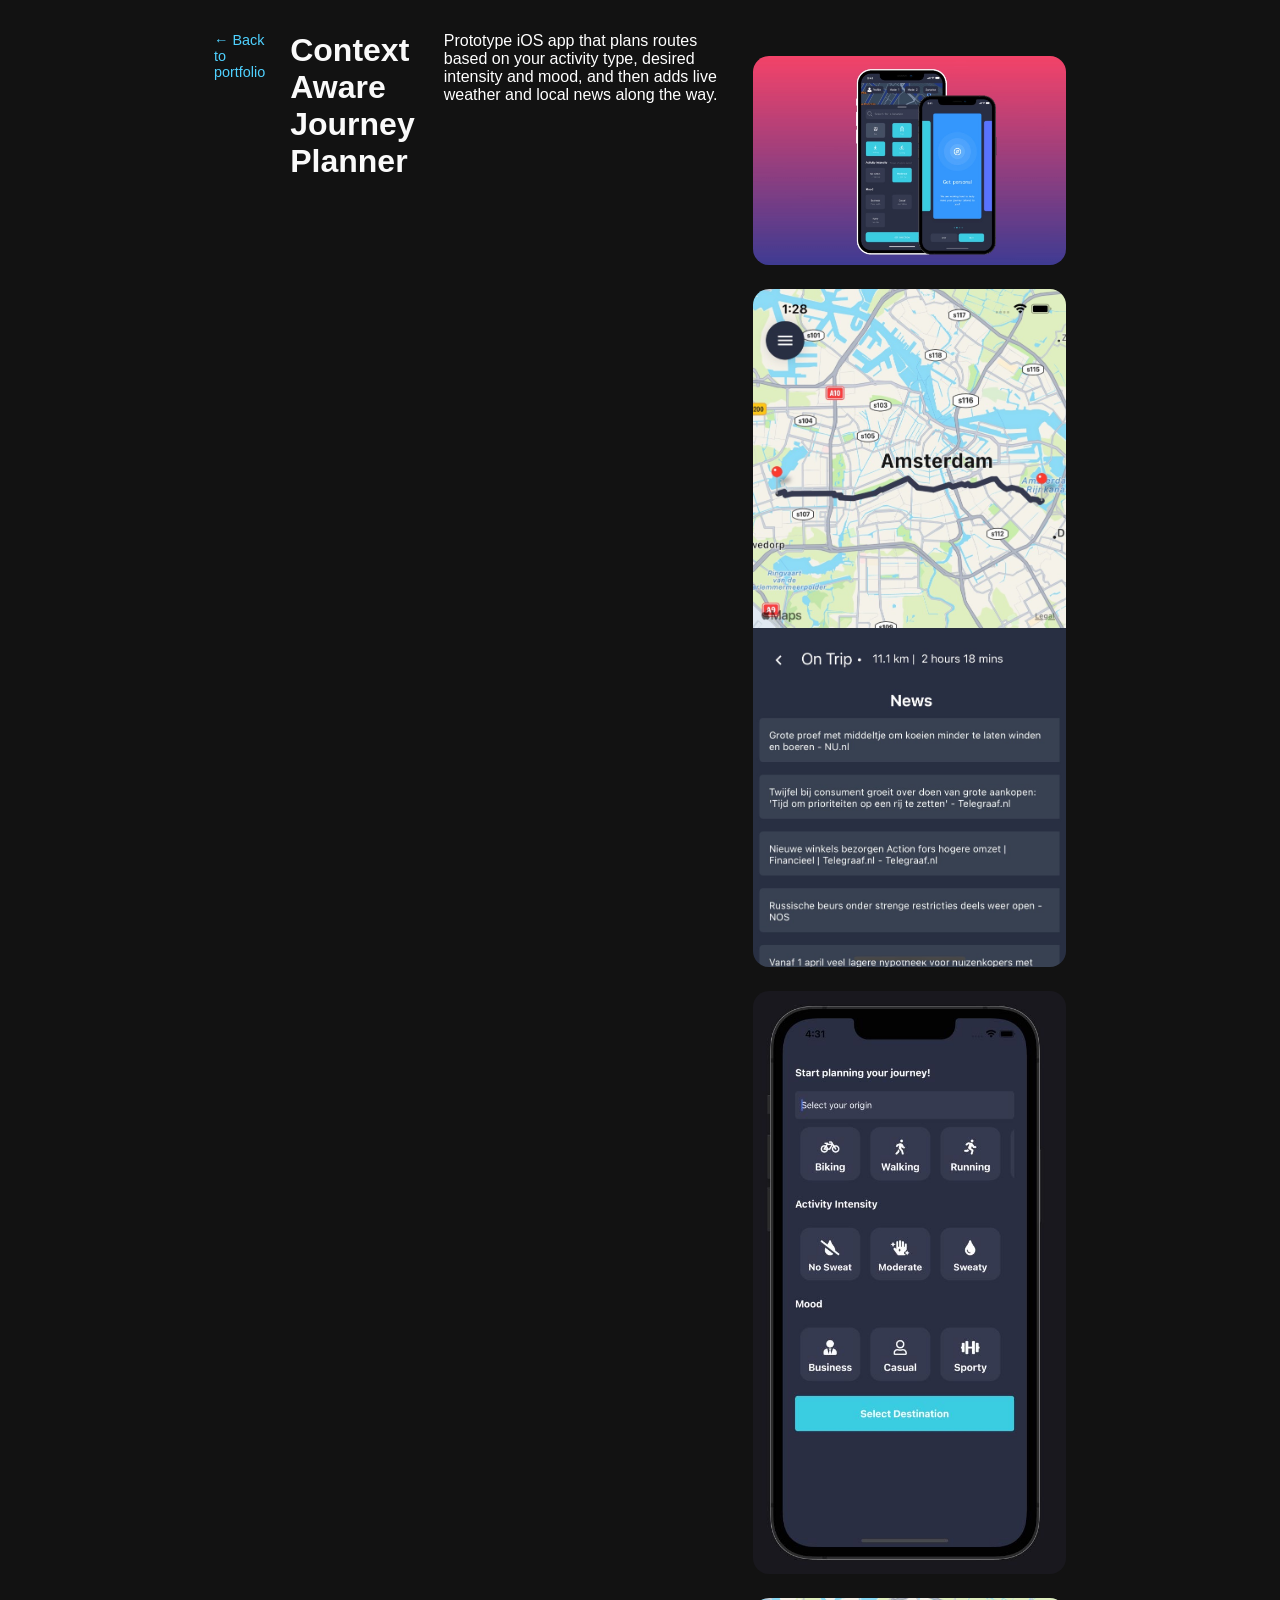
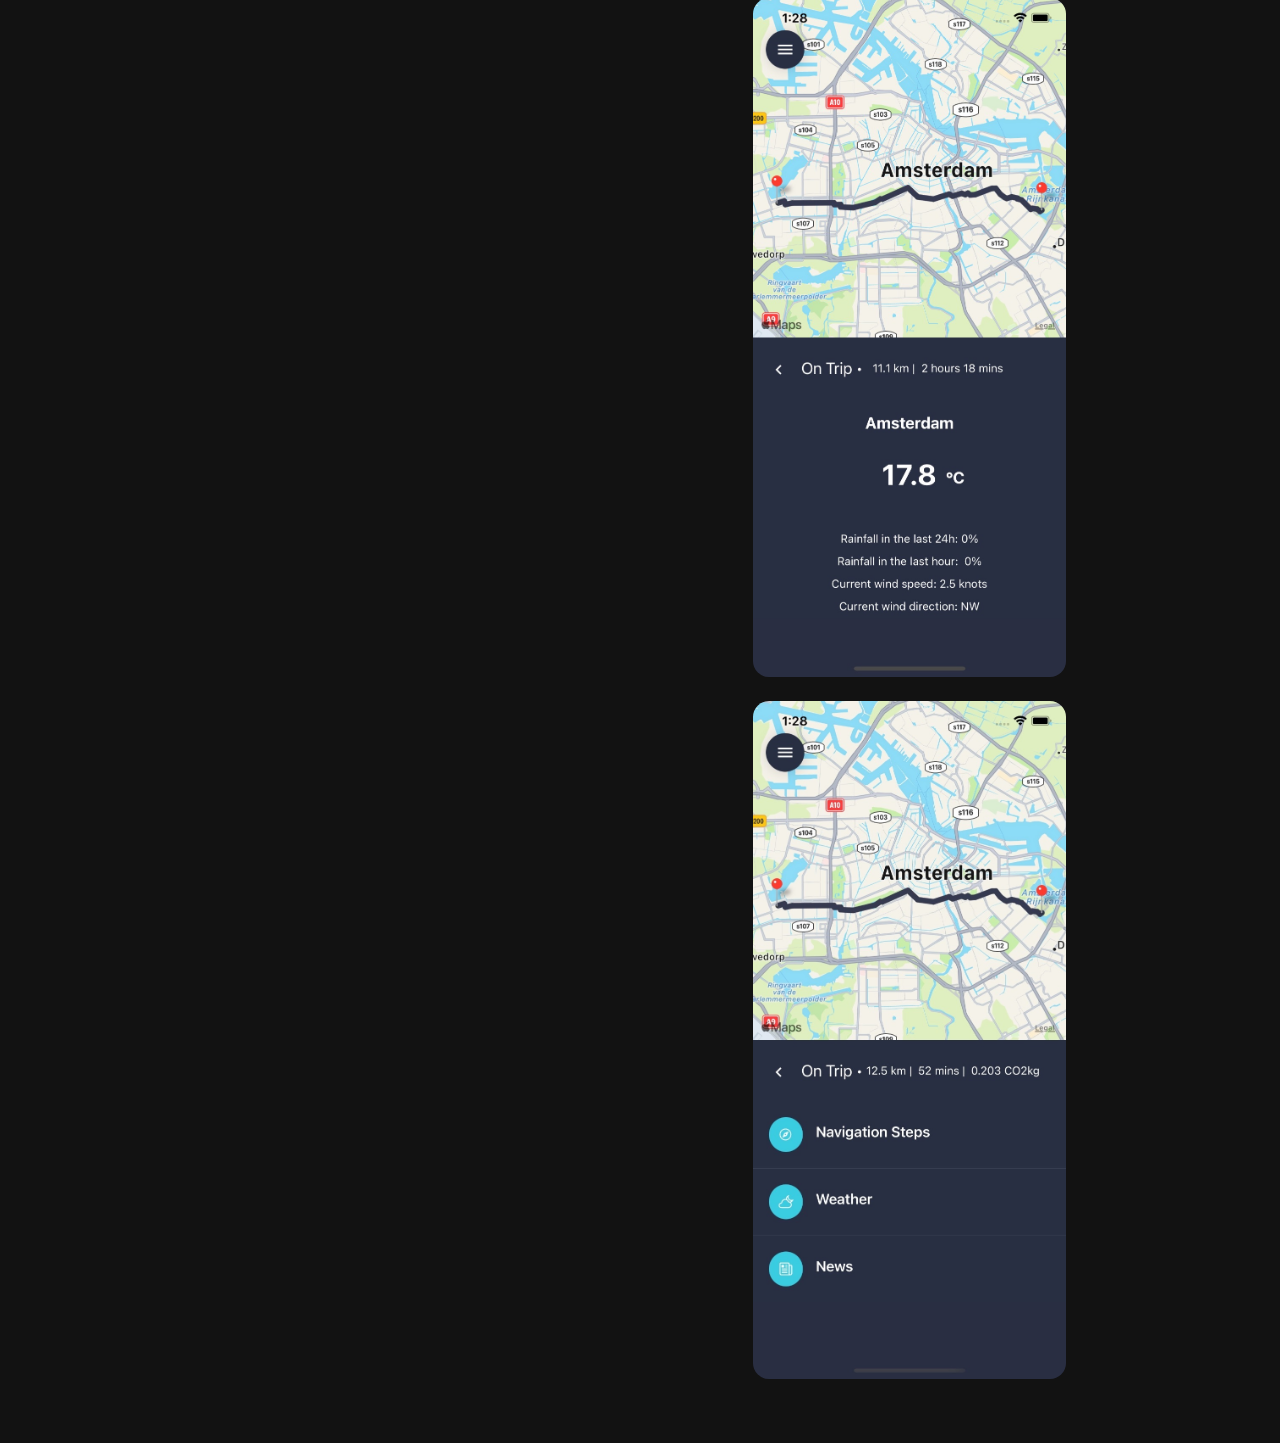
<file: journey-app.html>
<!DOCTYPE html>
<html lang="en">
<head>
  <meta charset="UTF-8">
  <title>Context aware journey planner</title>

  <meta name="viewport" content="width=device-width, initial-scale=1.0">

  <!-- Reuse your main styles so it matches the portfolio -->
  <link rel="stylesheet" href="./assets/css/style.css">

  <style>
    .project-page {
      max-width: 900px;
      margin: 0 auto;
      padding: 2rem 1.5rem 4rem;
      color: #fff;
    }

    .project-gallery {
      display: grid;
      grid-template-columns: repeat(auto-fit, minmax(220px, 1fr));
      gap: 1.5rem;
      margin-top: 1.5rem;
    }

    .project-gallery img {
      width: 100%;
      border-radius: 1rem;
      display: block;
    }

    .back-link {
      display: inline-block;
      margin-bottom: 1rem;
      color: #4fd1ff;
      text-decoration: none;
      font-size: 0.9rem;
    }
  </style>
</head>
<body>

  <main class="project-page">
    <a class="back-link" href="index.html#portfolio">&larr; Back to portfolio</a>

    <h1 class="h2">Context aware journey planner</h1>
    <p>
      Prototype iOS app that plans routes based on your activity type, desired intensity and mood,
      and then adds live weather and local news along the way.
    </p>

    <div class="project-gallery">
      <img src="./assets/images/portfolio/journey-app/project-journey-app.JPG" alt="Journey planner home screen">
      <img src="./assets/images/portfolio/journey-app//project1.JPG" alt="Journey planner weather along route">
      <img src="./assets/images/portfolio/journey-app/project2.JPG" alt="Journey planner navigation menu">
      <img src="./assets/images/portfolio/journey-app/project3.JPG" alt="Journey planner news view">
      <img src="./assets/images/portfolio/journey-app/project4.JPG" alt="Journey planner marketing visual">
    </div>
  </main>

</body>
</html>
</file>
<file: assets/css/style.css>
/*-----------------------------------*\
  #style.css
\*-----------------------------------*/


/**
 * copyright 2022 @codewithsadee
 */





/*-----------------------------------*\
  #CUSTOM PROPERTY
\*-----------------------------------*/

:root {

  /**
   * colors
   */

  /* gradient */

  --bg-gradient-onyx: linear-gradient(
    to bottom right, 
    hsl(240, 1%, 25%) 3%, 
    hsl(0, 0%, 19%) 97%
  );
  --bg-gradient-jet: linear-gradient(
    to bottom right, 
    hsla(240, 1%, 18%, 0.251) 0%, 
    hsla(240, 2%, 11%, 0) 100%
  ), hsl(240, 2%, 13%);
  --bg-gradient-yellow-1: linear-gradient(
    to bottom right, 
    hsl(45, 100%, 71%) 0%, 
    hsla(36, 100%, 69%, 0) 50%
  );
  --bg-gradient-yellow-2: linear-gradient(
    135deg, 
    hsla(45, 100%, 71%, 0.251) 0%, 
    hsla(35, 100%, 68%, 0) 59.86%
  ), hsl(240, 2%, 13%);
  --border-gradient-onyx: linear-gradient(
    to bottom right, 
    hsl(0, 0%, 25%) 0%, 
    hsla(0, 0%, 25%, 0) 50%
  );
  --text-gradient-yellow: linear-gradient(
    to right, 
    hsl(45, 100%, 72%), 
    hsl(35, 100%, 68%)
  );

  /* solid */

  --jet: hsl(0, 0%, 22%);
  --onyx: hsl(240, 1%, 17%);
  --eerie-black-1: hsl(240, 2%, 13%);
  --eerie-black-2: hsl(240, 2%, 12%);
  --smoky-black: hsl(0, 0%, 7%);
  --white-1: hsl(0, 0%, 100%);
  --white-2: hsl(0, 0%, 98%);
  --orange-yellow-crayola: hsl(45, 100%, 72%);
  --vegas-gold: hsl(45, 54%, 58%);
  --light-gray: hsl(0, 0%, 84%);
  --light-gray-70: hsla(0, 0%, 84%, 0.7);
  --bittersweet-shimmer: hsl(0, 43%, 51%);

  /**
   * typography
   */

  /* font-family */
  --ff-poppins: 'Poppins', sans-serif;

  /* font-size */
  --fs-1: 24px;
  --fs-2: 18px;
  --fs-3: 17px;
  --fs-4: 16px;
  --fs-5: 15px;
  --fs-6: 14px;
  --fs-7: 13px;
  --fs-8: 11px;

  /* font-weight */
  --fw-300: 300;
  --fw-400: 400;
  --fw-500: 500;
  --fw-600: 600;

  /**
   * shadow
   */
  
  --shadow-1: -4px 8px 24px hsla(0, 0%, 0%, 0.25);
  --shadow-2: 0 16px 30px hsla(0, 0%, 0%, 0.25);
  --shadow-3: 0 16px 40px hsla(0, 0%, 0%, 0.25);
  --shadow-4: 0 25px 50px hsla(0, 0%, 0%, 0.15);
  --shadow-5: 0 24px 80px hsla(0, 0%, 0%, 0.25);

  /**
   * transition
   */

  --transition-1: 0.25s ease;
  --transition-2: 0.5s ease-in-out;

}





/*-----------------------------------*\
  #RESET
\*-----------------------------------*/

*, *::before, *::after {
  margin: 0;
  padding: 0;
  box-sizing: border-box;
}

a { text-decoration: none; }

li { list-style: none; }

img, ion-icon, a, button, time, span { display: block; }

button {
  font: inherit;
  background: none;
  border: none;
  text-align: left;
  cursor: pointer;
}

input, textarea {
  display: block;
  width: 100%;
  background: none;
  font: inherit;
}

::selection {
  background: var(--orange-yellow-crayola);
  color: var(--smoky-black);
}

:focus { outline-color: var(--orange-yellow-crayola); }

html { font-family: var(--ff-poppins); }

body { background: var(--smoky-black); }





/*-----------------------------------*\
  #REUSED STYLE
\*-----------------------------------*/

.sidebar,
article {
  background: var(--eerie-black-2);
  border: 1px solid var(--jet);
  border-radius: 20px;
  padding: 15px;
  box-shadow: var(--shadow-1);
  z-index: 1;
}

.separator {
  width: 100%;
  height: 1px;
  background: var(--jet);
  margin: 16px 0;
}

.icon-box {
  position: relative;
  background: var(--border-gradient-onyx);
  width: 30px;
  height: 30px;
  border-radius: 8px;
  display: flex;
  justify-content: center;
  align-items: center;
  font-size: 16px;
  color: var(--orange-yellow-crayola);
  box-shadow: var(--shadow-1);
  z-index: 1;
}

.icon-box::before {
  content: "";
  position: absolute;
  inset: 1px;
  background: var(--eerie-black-1);
  border-radius: inherit;
  z-index: -1;
}

.icon-box ion-icon { --ionicon-stroke-width: 35px; }

article { display: none; }

article.active {
  display: block;
  animation: fade 0.5s ease backwards;
}

@keyframes fade {
  0% { opacity: 0; }
  100% { opacity: 1; }
}

.h2,
.h3,
.h4,
.h5 {
  color: var(--white-2);
  text-transform: capitalize;
}

.h2 { font-size: var(--fs-1); }

.h3 { font-size: var(--fs-2); }

.h4 { font-size: var(--fs-4); }

.h5 {
  font-size: var(--fs-7);
  font-weight: var(--fw-500);
}

.article-title {
  position: relative;
  padding-bottom: 7px;
}

.article-title::after {
  content: "";
  position: absolute;
  bottom: 0;
  left: 0;
  width: 30px;
  height: 3px;
  background: var(--text-gradient-yellow);
  border-radius: 3px;
}

.has-scrollbar::-webkit-scrollbar {
  width: 5px; /* for vertical scrollbar */
  height: 5px; /* for horizontal scrollbar */
}

.has-scrollbar::-webkit-scrollbar-track {
  background: var(--onyx);
  border-radius: 5px;
}

.has-scrollbar::-webkit-scrollbar-thumb {
  background: var(--orange-yellow-crayola);
  border-radius: 5px;
}

.has-scrollbar::-webkit-scrollbar-button { width: 20px; }

.content-card {
  position: relative;
  background: var(--border-gradient-onyx);
  padding: 15px;
  padding-top: 45px;
  border-radius: 14px;
  box-shadow: var(--shadow-2);
  cursor: pointer;
  z-index: 1;
}

.content-card::before {
  content: "";
  position: absolute;
  inset: 1px;
  background: var(--bg-gradient-jet);
  border-radius: inherit;
  z-index: -1;
}





/*-----------------------------------*\
  #MAIN
\*-----------------------------------*/

main {
  margin: 15px 12px;
  margin-bottom: 75px;
  min-width: 259px;
}

.lang-switch {
  position: fixed;
  top: 1.5rem;
  right: 1.5rem;
  z-index: 1000;

  display: inline-flex;
  align-items: center;
  gap: 0.15rem;

  padding: 0.2rem;
  border-radius: 999px;

  background: rgba(15, 23, 42, 0.9);
  box-shadow: 0 10px 25px rgba(0, 0, 0, 0.35);
  backdrop-filter: blur(12px);
}

.lang-link {
  font-size: 0.8rem;
  font-weight: 500;
  padding: 0.2rem 0.7rem;
  border-radius: 999px;
  text-decoration: none;

  color: #cbd5ff;
  opacity: 0.75;
  transition: background 0.2s ease, color 0.2s ease, opacity 0.2s ease;
}

.lang-link:hover {
  opacity: 1;
}

.lang-active {
  background: linear-gradient(135deg, #22d3ee, #3b82f6);
  color: #020617;
  opacity: 1;
}

.lang-divider {
  width: 1px;
  height: 1rem;
  background: rgba(148, 163, 184, 0.6);
}




/*-----------------------------------*\
  #SIDEBAR
\*-----------------------------------*/

.sidebar {
  margin-bottom: 15px;
  max-height: 112px;
  overflow: hidden;
  transition: var(--transition-2);
}

.sidebar.active { max-height: 405px; }

.sidebar-info {
  position: relative;
  display: flex;
  justify-content: flex-start;
  align-items: center;
  gap: 15px;
}

.avatar-box {
  background: var(--bg-gradient-onyx);
  border-radius: 20px;
}

.info-content .name {
  color: var(--white-2);
  font-size: var(--fs-3);
  font-weight: var(--fw-500);
  letter-spacing: -0.25px;
  margin-bottom: 10px;
}

.info-content .title {
  color: var(--white-1);
  background: var(--onyx);
  font-size: var(--fs-8);
  font-weight: var(--fw-300);
  width: max-content;
  padding: 3px 12px;
  border-radius: 8px;
}

.info_more-btn {
  position: absolute;
  top: -15px;
  right: -15px;
  border-radius: 0 15px;
  font-size: 13px;
  color: var(--orange-yellow-crayola);
  background: var(--border-gradient-onyx);
  padding: 10px;
  box-shadow: var(--shadow-2);
  transition: var(--transition-1);
  z-index: 1;
}

.info_more-btn::before {
  content: "";
  position: absolute;
  inset: 1px;
  border-radius: inherit;
  background: var(--bg-gradient-jet);
  transition: var(--transition-1);
  z-index: -1;
}

.info_more-btn:hover,
.info_more-btn:focus { background: var(--bg-gradient-yellow-1); }

.info_more-btn:hover::before,
.info_more-btn:focus::before { background: var(--bg-gradient-yellow-2); }

.info_more-btn span { display: none; }

.sidebar-info_more {
  opacity: 0;
  visibility: hidden;
  transition: var(--transition-2);
}

.sidebar.active .sidebar-info_more {
  opacity: 1;
  visibility: visible;
}

.contacts-list {
  display: grid;
  grid-template-columns: 1fr;
  gap: 16px;
}

.contact-item {
  min-width: 100%;
  display: flex;
  align-items: center;
  gap: 16px;
}

.contact-info {
  max-width: calc(100% - 46px);
  width: calc(100% - 46px);
}

.contact-title {
  color: var(--light-gray-70);
  font-size: var(--fs-8);
  text-transform: uppercase;
  margin-bottom: 2px;
}

.contact-info :is(.contact-link, time, address) {
  color: var(--white-2);
  font-size: var(--fs-7);
}

.contact-info address { font-style: normal; }

.social-list {
  display: flex;
  justify-content: flex-start;
  align-items: center;
  gap: 15px;
  padding-bottom: 4px;
  padding-left: 7px;
}

.social-item .social-link {
  color: var(--light-gray-70);
  font-size: 18px;
}


.social-item .social-link:hover { color: var(--light-gray); }





/*-----------------------------------*\
  #NAVBAR
\*-----------------------------------*/

.navbar {
  position: fixed;
  bottom: 0;
  left: 0;
  width: 100%;
  background: hsla(240, 1%, 17%, 0.75);
  backdrop-filter: blur(10px);
  border: 1px solid var(--jet);
  border-radius: 12px 12px 0 0;
  box-shadow: var(--shadow-2);
  z-index: 5;
}

.navbar-list {
  display: flex;
  flex-wrap: wrap;
  justify-content: center;
  align-items: center;
  padding: 0 10px;
}

.navbar-link {
  color: var(--light-gray);
  font-size: var(--fs-8);
  padding: 20px 7px;
  transition: color var(--transition-1);
}

.navbar-link:hover,
.navbar-link:focus { color: var(--light-gray-70); }

.navbar-link.active { color: var(--orange-yellow-crayola); }





/*-----------------------------------*\
  #ABOUT
\*-----------------------------------*/

.about .article-title { margin-bottom: 15px; }

.about-text {
  color: var(--light-gray);
  font-size: var(--fs-6);
  font-weight: var(--fw-300);
  line-height: 1.6;
}

.about-text p { margin-bottom: 15px; }



/**
 * #service 
 */

.service { margin-bottom: 35px; }

.service-title { margin-bottom: 20px; }

.service-list {
  display: grid;
  grid-template-columns: 1fr;
  gap: 20px;
}

.service-item {
  position: relative;
  background: var(--border-gradient-onyx);
  padding: 20px;
  border-radius: 14px;
  box-shadow: var(--shadow-2);
  z-index: 1;
}

.service-item::before {
  content: "";
  position: absolute;
  inset: 1px;
  background: var(--bg-gradient-jet);
  border-radius: inherit;
  z-index: -1;
}

.service-icon-box { margin-bottom: 10px; }

.service-icon-box img { margin: auto; }

.service-content-box { text-align: center; }

.service-item-title { margin-bottom: 7px; }

.service-item-text {
  color: var(--light-gray);
  font-size: var(--fs-6);
  font-weight: var(--fw-3);
  line-height: 1.6;
}


/**
 * #testimonials 
 */

.testimonials { margin-bottom: 30px; }

.testimonials-title { margin-bottom: 20px; }

.testimonials-list {
  display: flex;
  justify-content: flex-start;
  align-items: flex-start;
  gap: 15px;
  margin: 0 -15px;
  padding: 25px 15px;
  padding-bottom: 35px;
  overflow-x: auto;
  scroll-behavior: smooth;
  overscroll-behavior-inline: contain;
  scroll-snap-type: inline mandatory;
}

.testimonials-item {
  min-width: 100%;
  scroll-snap-align: center;
}

.testimonials-avatar-box {
  position: absolute;
  top: 0;
  left: 0;
  transform: translate(15px, -25px);
  background: var(--bg-gradient-onyx);
  border-radius: 14px;
  box-shadow: var(--shadow-1);
}

.testimonials-item-title { margin-bottom: 7px; }

.testimonials-text {
  color: var(--light-gray);
  font-size: var(--fs-6);
  font-weight: var(--fw-300);
  line-height: 1.6;
  display: -webkit-box;
  line-clamp: 4;
  -webkit-line-clamp: 4;
  -webkit-box-orient: vertical;
  overflow: hidden;
}


/**
 * #testimonials-modal
 */

.modal-container {
  position: fixed;
  top: 0;
  left: 0;
  width: 100%;
  height: 100%;
  display: flex;
  justify-content: center;
  align-items: center;
  overflow-y: auto;
  overscroll-behavior: contain;
  z-index: 20;
  pointer-events: none;
  visibility: hidden;
}

.modal-container::-webkit-scrollbar { display: none; }

.modal-container.active {
  pointer-events: all;
  visibility: visible;
}

.overlay {
  position: fixed;
  top: 0;
  left: 0;
  width: 100%;
  height: 100vh;
  background: hsl(0, 0%, 5%);
  opacity: 0;
  visibility: hidden;
  pointer-events: none;
  z-index: 1;
  transition: var(--transition-1);
}

.overlay.active {
  opacity: 0.8;
  visibility: visible;
  pointer-events: all;
}

.testimonials-modal {
  background: var(--eerie-black-2);
  position: relative;
  padding: 15px;
  margin: 15px 12px;
  border: 1px solid var(--jet);
  border-radius: 14px;
  box-shadow: var(--shadow-5);
  transform: scale(1.2);
  opacity: 0;
  transition: var(--transition-1);
  z-index: 2;
}

.modal-container.active .testimonials-modal {
  transform: scale(1);
  opacity: 1;
}

.modal-close-btn {
  position: absolute;
  top: 15px;
  right: 15px;
  background: var(--onyx);
  border-radius: 8px;
  width: 32px;
  height: 32px;
  display: flex;
  justify-content: center;
  align-items: center;
  color: var(--white-2);
  font-size: 18px;
  opacity: 0.7;
}

.modal-close-btn:hover,
.modal-close-btn:focus { opacity: 1; }

.modal-close-btn ion-icon { --ionicon-stroke-width: 50px; }

.modal-avatar-box {
  background: var(--bg-gradient-onyx);
  width: max-content;
  border-radius: 14px;
  margin-bottom: 15px;
  box-shadow: var(--shadow-2);
}

.modal-img-wrapper > img { display: none; }

.modal-title { margin-bottom: 4px; }

.modal-content time {
  font-size: var(--fs-6);
  color: var(--light-gray-70);
  font-weight: var(--fw-300);
  margin-bottom: 10px;
}

.modal-content p {
  color: var(--light-gray);
  font-size: var(--fs-6);
  font-weight: var(--fw-300);
  line-height: 1.6;
}


/**
 * #clients 
 */

.clients { margin-bottom: 15px; }

.clients-list {
  display: flex;
  justify-content: flex-start;
  align-items: flex-start;
  gap: 15px;
  margin: 0 -15px;
  padding: 25px;
  padding-bottom: 25px;
  overflow-x: auto;
  scroll-behavior: smooth;
  overscroll-behavior-inline: contain;
  scroll-snap-type: inline mandatory;
  scroll-padding-inline: 25px;
}

.clients-item {
  min-width: 50%;
  scroll-snap-align: start;
}

.clients-item img {
  width: 100%;
  filter: grayscale(1);
  transition: var(--transition-1);
}

.clients-item img:hover { filter: grayscale(0); }





/*-----------------------------------*\
  #RESUME
\*-----------------------------------*/

.article-title { margin-bottom: 30px; }


/**
 * education and experience 
 */

.timeline { margin-bottom: 30px; }

.timeline .title-wrapper {
  display: flex;
  align-items: center;
  gap: 15px;
  margin-bottom: 25px;
}

.timeline-list {
  font-size: var(--fs-6);
  margin-left: 45px;
}

.timeline-item { position: relative; }

.timeline-item:not(:last-child) { margin-bottom: 20px; }

.timeline-item-title {
  font-size: var(--fs-6);
  line-height: 1.3;
  margin-bottom: 7px;
}

.timeline-list span {
  color: var(--vegas-gold);
  font-weight: var(--fw-400);
  line-height: 1.6;
}

.timeline-item:not(:last-child)::before {
  content: "";
  position: absolute;
  top: -25px;
  left: -30px;
  width: 1px;
  height: calc(100% + 50px);
  background: var(--jet);
}

.timeline-item::after {
  content: "";
  position: absolute;
  top: 5px;
  left: -33px;
  height: 6px;
  width: 6px;
  background: var(--text-gradient-yellow);
  border-radius: 50%;
  box-shadow: 0 0 0 4px var(--jet);
}

.timeline-text {
  color: var(--light-gray);
  font-weight: var(--fw-300);
  line-height: 1.6;
}


/**
 * skills 
 */

.skills-title { margin-bottom: 20px; }

.skills-list { padding: 20px; }


.skills-item:not(:last-child) { margin-bottom: 15px; }

.skill .title-wrapper {
  display: flex;
  align-items: center;
  gap: 5px;
  margin-bottom: 8px;
}

.skill .title-wrapper data {
  color: var(--light-gray);
  font-size: var(--fs-7);
  font-weight: var(--fw-300);
}

.skill-progress-bg {
  background: var(--jet);
  width: 100%;
  height: 8px;
  border-radius: 10px;
}

.skill-progress-fill {
  background: var(--text-gradient-yellow);
  height: 100%;
  border-radius: inherit;
}





/*-----------------------------------*\
  #PORTFOLIO
\*-----------------------------------*/

.filter-list { display: none; }

.filter-select-box {
  position: relative;
  margin-bottom: 25px;
}

.filter-select {
  background: var(--eerie-black-2);
  color: var(--light-gray);
  display: flex;
  justify-content: space-between;
  align-items: center;
  width: 100%;
  padding: 12px 16px;
  border: 1px solid var(--jet);
  border-radius: 14px;
  font-size: var(--fs-6);
  font-weight: var(--fw-300);
}

.filter-select.active .select-icon { transform: rotate(0.5turn); }

.select-list {
  background: var(--eerie-black-2);
  position: absolute;
  top: calc(100% + 6px);
  width: 100%;
  padding: 6px;
  border: 1px solid var(--jet);
  border-radius: 14px;
  z-index: 2;
  opacity: 0;
  visibility: hidden;
  pointer-events: none;
  transition: 0.15s ease-in-out;
}

.filter-select.active + .select-list {
  opacity: 1;
  visibility: visible;
  pointer-events: all;
}

.select-item button {
  background: var(--eerie-black-2);
  color: var(--light-gray);
  font-size: var(--fs-6);
  font-weight: var(--fw-300);
  text-transform: capitalize;
  width: 100%;
  padding: 8px 10px;
  border-radius: 8px;
}

.select-item button:hover { --eerie-black-2: hsl(240, 2%, 20%); }

.project-list {
  display: grid;
  grid-template-columns: 1fr;
  gap: 30px;
  margin-bottom: 10px;
}

.project-item { display: none; }

.project-item.active {
  display: block;
  animation: scaleUp 0.25s ease forwards;
}

@keyframes scaleUp {
  0% { transform: scale(0.5); }
  100% { transform: scale(1); }
}

.project-item > a { width: 100%; }

.project-img {
  position: relative;
  width: 100%;
  height: 200px;
  border-radius: 16px;
  overflow: hidden;
  margin-bottom: 15px;
}

.project-img::before {
  content: "";
  position: absolute;
  top: 0;
  left: 0;
  width: 100%;
  height: 100%;
  background: transparent;
  z-index: 1;
  transition: var(--transition-1);
}

.project-item > a:hover .project-img::before { background: hsla(0, 0%, 0%, 0.5); }

.project-item-icon-box {
  --scale: 0.8;

  background: var(--jet);
  color: var(--orange-yellow-crayola);
  position: absolute;
  top: 50%;
  left: 50%;
  transform: translate(-50%, -50%) scale(var(--scale));
  font-size: 20px;
  padding: 18px;
  border-radius: 12px;
  opacity: 0;
  z-index: 1;
  transition: var(--transition-1);
}

.project-item > a:hover .project-item-icon-box {
  --scale: 1;
  opacity: 1;
}

.project-item-icon-box ion-icon { --ionicon-stroke-width: 50px; }

.project-img img {
  width: 100%;
  height: 100%;
  object-fit: cover;
  transition: var(--transition-1);
}

.project-item > a:hover img { transform: scale(1.1); }

.project-title,
.project-category { margin-left: 10px; }

.project-title {
  color: var(--white-2);
  font-size: var(--fs-5);
  font-weight: var(--fw-400);
  text-transform: capitalize;
  line-height: 1.3;
}

.project-category {
  color: var(--light-gray-70);
  font-size: var(--fs-6);
  font-weight: var(--fw-300);
}





/*-----------------------------------*\
  #BLOG
\*-----------------------------------*/

.blog-posts { margin-bottom: 10px; }

.blog-posts-list {
  display: grid;
  grid-template-columns: 1fr;
  gap: 20px;
}

.blog-post-item > a {
  position: relative;
  background: var(--border-gradient-onyx);
  height: 100%;
  box-shadow: var(--shadow-4);
  border-radius: 16px;
  z-index: 1;
}

.blog-post-item > a::before {
  content: "";
  position: absolute;
  inset: 1px;
  border-radius: inherit;
  background: var(--eerie-black-1);
  z-index: -1;
}

.blog-banner-box {
  width: 100%;
  height: 200px;
  border-radius: 12px;
  overflow: hidden;
}

.blog-banner-box img {
  width: 100%;
  height: 100%;
  object-fit: cover;
  transition: var(--transition-1);
}

.blog-post-item > a:hover .blog-banner-box img { transform: scale(1.1); }

.blog-content { padding: 15px; }

.blog-meta {
  display: flex;
  justify-content: flex-start;
  align-items: center;
  gap: 7px;
  margin-bottom: 10px;
}

.blog-meta :is(.blog-category, time) {
  color: var(--light-gray-70);
  font-size: var(--fs-6);
  font-weight: var(--fw-300);
}

.blog-meta .dot {
  background: var(--light-gray-70);
  width: 4px;
  height: 4px;
  border-radius: 4px;
}

.blog-item-title {
  margin-bottom: 10px;
  line-height: 1.3;
  transition: var(--transition-1);
}

.blog-post-item > a:hover .blog-item-title { color: var(--orange-yellow-crayola); }

.blog-text {
  color: var(--light-gray);
  font-size: var(--fs-6);
  font-weight: var(--fw-300);
  line-height: 1.6;
}





/*-----------------------------------*\
  #CONTACT
\*-----------------------------------*/

.mapbox {
  position: relative;
  height: 250px;
  width: 100%;
  border-radius: 16px;
  margin-bottom: 30px;
  border: 1px solid var(--jet);
  overflow: hidden;
}

.mapbox figure { height: 100%; }

.mapbox iframe {
  width: 100%;
  height: 100%;
  border: none;
  filter: grayscale(1) invert(1);
}

.contact-form { margin-bottom: 10px; }

.form-title { margin-bottom: 20px; }

.input-wrapper {
  display: grid;
  grid-template-columns: 1fr;
  gap: 25px;
  margin-bottom: 25px;
}

.form-input {
  color: var(--white-2);
  font-size: var(--fs-6);
  font-weight: var(--fw-400);
  padding: 13px 20px;
  border: 1px solid var(--jet);
  border-radius: 14px;
  outline: none;
}

.form-input::placeholder { font-weight: var(--fw-500); }

.form-input:focus { border-color: var(--orange-yellow-crayola); }

textarea.form-input {
  min-height: 100px;
  height: 120px;
  max-height: 200px;
  resize: vertical;
  margin-bottom: 25px;
}

textarea.form-input::-webkit-resizer { display: none; }

.form-input:focus:invalid { border-color: var(--bittersweet-shimmer); }

.form-btn {
  position: relative;
  width: 100%;
  background: var(--border-gradient-onyx);
  color: var(--orange-yellow-crayola);
  display: flex;
  justify-content: center;
  align-items: center;
  gap: 10px;
  padding: 13px 20px;
  border-radius: 14px;
  font-size: var(--fs-6);
  text-transform: capitalize;
  box-shadow: var(--shadow-3);
  z-index: 1;
  transition: var(--transition-1);
}

.form-btn::before {
  content: "";
  position: absolute;
  inset: 1px;
  background: var(--bg-gradient-jet);
  border-radius: inherit;
  z-index: -1;
  transition: var(--transition-1);
}

.form-btn ion-icon { font-size: 16px; }

.form-btn:hover { background: var(--bg-gradient-yellow-1); }

.form-btn:hover::before { background: var(--bg-gradient-yellow-2); }

.form-btn:disabled {
  opacity: 0.7;
  cursor: not-allowed;
}

.form-btn:disabled:hover { background: var(--border-gradient-onyx); }

.form-btn:disabled:hover::before { background: var(--bg-gradient-jet); }





/*-----------------------------------*\
  #RESPONSIVE
\*-----------------------------------*/

/**
 * responsive larger than 450px screen
 */

@media (min-width: 450px) {

  /**
   * client
   */

  .clients-item { min-width: calc(33.33% - 10px); }



  /**
   * #PORTFOLIO, BLOG 
   */

  .project-img,
  .blog-banner-box { height: auto; }

}





/**
 * responsive larger than 580px screen
 */

@media (min-width: 580px) {

  /**
   * CUSTOM PROPERTY
   */

  :root {

    /**
     * typography
     */

    --fs-1: 32px;
    --fs-2: 24px;
    --fs-3: 26px;
    --fs-4: 18px;
    --fs-6: 15px;
    --fs-7: 15px;
    --fs-8: 12px;

  }



  /**
   * #REUSED STYLE
   */

  .sidebar, article {
    width: 520px;
    margin-inline: auto;
    padding: 30px;
  }

  .article-title {
    font-weight: var(--fw-600);
    padding-bottom: 15px;
  }

  .article-title::after {
    width: 40px;
    height: 5px;
  }

  .icon-box {
    width: 48px;
    height: 48px;
    border-radius: 12px;
    font-size: 18px;
  }



  /**
   * #MAIN
   */

  main {
    margin-top: 60px;
    margin-bottom: 100px;
  }



  /**
   * #SIDEBAR
   */

  .sidebar {
    max-height: 180px;
    margin-bottom: 30px;
  }

  .sidebar.active { max-height: 584px; }

  .sidebar-info { gap: 25px; }

  .avatar-box { border-radius: 30px; }

  .avatar-box img { width: 120px; }

  .info-content .name { margin-bottom: 15px; }

  .info-content .title { padding: 5px 18px; }

  .info_more-btn {
    top: -30px;
    right: -30px;
    padding: 10px 15px;
  }

  .info_more-btn span {
    display: block;
    font-size: var(--fs-8);
  }

  .info_more-btn ion-icon { display: none; }

  .separator { margin: 32px 0; }

  .contacts-list { gap: 20px; }

  .contact-info {
    max-width: calc(100% - 64px);
    width: calc(100% - 64px);
  }



  /**
   * #NAVBAR
   */

  .navbar { border-radius: 20px 20px 0 0; }

  .navbar-list { gap: 20px; }

  .navbar-link { --fs-8: 14px; }



  /**
   * #ABOUT
   */

  .about .article-title { margin-bottom: 20px; }

  .about-text { margin-bottom: 40px; }

  /* service */

  .service-item {
    display: flex;
    justify-content: flex-start;
    align-items: flex-start;
    gap: 18px;
    padding: 30px;
  }

  .service-icon-box {
    margin-bottom: 0;
    margin-top: 5px;
  }

  .service-content-box { text-align: left; }

  /* testimonials */

  .testimonials-title { margin-bottom: 25px; }

  .testimonials-list {
    gap: 30px;
    margin: 0 -30px;
    padding: 30px;
    padding-bottom: 35px;
  }

  .content-card {
    padding: 30px;
    padding-top: 25px;
  }

  .testimonials-avatar-box {
    transform: translate(30px, -30px);
    border-radius: 20px;
  }

  .testimonials-avatar-box img { width: 80px; }

  .testimonials-item-title {
    margin-bottom: 10px;
    margin-left: 95px;
  }

  .testimonials-text {
    line-clamp: 2;
    -webkit-line-clamp: 2;
  }

  /* testimonials modal */

  .modal-container { padding: 20px; }

  .testimonials-modal {
    display: flex;
    justify-content: flex-start;
    align-items: stretch;
    gap: 25px;
    padding: 30px;
    border-radius: 20px;
  }

  .modal-img-wrapper {
    display: flex;
    flex-direction: column;
    align-items: center;
  }

  .modal-avatar-box {
    border-radius: 18px;
    margin-bottom: 0;
  }

  .modal-avatar-box img { width: 65px; }

  .modal-img-wrapper > img {
    display: block;
    flex-grow: 1;
    width: 35px;
  }

  /* clients */

  .clients-list {
    gap: 50px;
    margin: 0 -30px;
    padding: 45px;
    scroll-padding-inline: 45px;
  }

  .clients-item { min-width: calc(33.33% - 35px); }



  /**
   * #RESUME
   */

  .timeline-list { margin-left: 65px; }

  .timeline-item:not(:last-child)::before { left: -40px; }

  .timeline-item::after {
    height: 8px;
    width: 8px;
    left: -43px;
  }

  .skills-item:not(:last-child) { margin-bottom: 25px; }



  /**
   * #PORTFOLIO, BLOG
   */

  .project-img, .blog-banner-box { border-radius: 16px; }

  .blog-posts-list { gap: 30px; }

  .blog-content { padding: 25px; }



  /**
   * #CONTACT
   */

  .mapbox {
    height: 380px;
    border-radius: 18px;
  }

  .input-wrapper {
    gap: 30px;
    margin-bottom: 30px;
  }

  .form-input { padding: 15px 20px; }

  textarea.form-input { margin-bottom: 30px; }

  .form-btn {
    --fs-6: 16px;
    padding: 16px 20px;
  }

  .form-btn ion-icon { font-size: 18px; }

}





/**
 * responsive larger than 768px screen
 */

@media (min-width: 768px) {

  /**
   * REUSED STYLE
   */

  .sidebar, article { width: 700px; }

  .has-scrollbar::-webkit-scrollbar-button { width: 100px; }



  /**
   * SIDEBAR
   */

  .contacts-list {
    grid-template-columns: 1fr 1fr;
    gap: 30px 15px;
  }



  /**
   * NAVBAR
   */

  .navbar-link { --fs-8: 15px; }



  /**
   * ABOUT
   */

  /* testimonials modal */

  .testimonials-modal {
    gap: 35px;
    max-width: 680px;
  }

  .modal-avatar-box img { width: 80px; }



  /**
   * PORTFOLIO
   */

  .article-title { padding-bottom: 20px; }

  .filter-select-box { display: none; }

  .filter-list {
    display: flex;
    justify-content: flex-start;
    align-items: center;
    gap: 25px;
    padding-left: 5px;
    margin-bottom: 30px;
  }

  .filter-item button {
    color: var(--light-gray);
    font-size: var(--fs-5);
    transition: var(--transition-1);
  }

  .filter-item button:hover { color: var(--light-gray-70); }

  .filter-item button.active { color: var(--orange-yellow-crayola); }

  /* portfolio and blog grid */

  .project-list, .blog-posts-list { grid-template-columns: 1fr 1fr; }



  /**
   * CONTACT
   */

  .input-wrapper { grid-template-columns: 1fr 1fr; }

  .form-btn {
    width: max-content;
    margin-left: auto;
  }
  
}





/**
 * responsive larger than 1024px screen
 */

@media (min-width: 1024px) {

  /**
   * CUSTOM PROPERTY
   */

  :root {

    /**
    * shadow
    */

    --shadow-1: -4px 8px 24px hsla(0, 0%, 0%, 0.125);
    --shadow-2: 0 16px 30px hsla(0, 0%, 0%, 0.125);
    --shadow-3: 0 16px 40px hsla(0, 0%, 0%, 0.125);

  }



  /**
   * REUSED STYLE
   */

  .sidebar, article {
    width: 950px;
    box-shadow: var(--shadow-5);
  }



  /**
   * MAIN 
   */

  main { margin-bottom: 60px; }

  .main-content {
    position: relative;
    width: max-content;
    margin: auto;
  }



  /**
   * NAVBAR
   */

  .navbar {
    position: absolute;
    bottom: auto;
    top: 0;
    left: auto;
    right: 0;
    width: max-content;
    border-radius: 0 20px;
    padding: 0 20px;
    box-shadow: none;
  }

  .navbar-list {
    gap: 30px;
    padding: 0 20px;
  }

  .navbar-link { font-weight: var(--fw-500); }



  /**
   * ABOUT
   */

  /* service */

  .service-list {
    grid-template-columns: 1fr 1fr;
    gap: 20px 25px;
  }

  /* testimonials */

  .testimonials-item { min-width: calc(50% - 15px); }

  /* clients */

  .clients-item { min-width: calc(25% - 38px); }



  /**
   * PORTFOLIO
   */

  .project-list { grid-template-columns: repeat(3, 1fr); }



  /**
   * BLOG
   */

  .blog-banner-box { height: 230px; }

}





/**
 * responsive larger than 1250px screen
 */

@media (min-width: 1250px) {

  /**
   * RESET
   */

  body::-webkit-scrollbar { width: 20px; }

  body::-webkit-scrollbar-track { background: var(--smoky-black); }

  body::-webkit-scrollbar-thumb {
    border: 5px solid var(--smoky-black);
    background: hsla(0, 0%, 100%, 0.1);
    border-radius: 20px;
    box-shadow: inset 1px 1px 0 hsla(0, 0%, 100%, 0.11),
                inset -1px -1px 0 hsla(0, 0%, 100%, 0.11);
  }

  body::-webkit-scrollbar-thumb:hover { background: hsla(0, 0%, 100%, 0.15); }

  body::-webkit-scrollbar-button { height: 60px; }



  /**
   * REUSED STYLE
   */

  .sidebar, article { width: auto; }

  article { min-height: 100%; }



  /**
   * MAIN
   */

  main {
    max-width: 1200px;
    margin-inline: auto;
    display: flex;
    justify-content: center;
    align-items: stretch;
    gap: 25px;
  }

  .main-content {
    min-width: 75%;
    width: 75%;
    margin: 0;
  }



  /**
   * SIDEBAR
   */

  .sidebar {
    position: sticky;
    top: 60px;
    max-height: max-content;
    height: 100%;
    margin-bottom: 0;
    padding-top: 60px;
    z-index: 1;
  }

  .sidebar-info { flex-direction: column; }

  .avatar-box img { width: 150px; }

  .info-content .name {
    white-space: nowrap;
    text-align: center;
  }

  .info-content .title { margin: auto; }

  .info_more-btn { display: none; }

  .sidebar-info_more {
    opacity: 1;
    visibility: visible;
  }

  .contacts-list { grid-template-columns: 1fr; }

  .contact-info :is(.contact-link) {
    white-space: nowrap;
    overflow: hidden;
    text-overflow: ellipsis;
  }

  .contact-info :is(.contact-link, time, address) {
    --fs-7: 14px;
    font-weight: var(--fw-300);
  }

  .separator:last-of-type {
    margin: 15px 0;
    opacity: 0;
  }

  .social-list { justify-content: center; }



  /**
	 * RESUME
	 */

  .timeline-text { max-width: 700px; }

}

.skills-tag-list {
  list-style: none;
  padding: 0;
  margin: 1rem 0 0;
  display: flex;
  flex-wrap: wrap;
  gap: 0.5rem;
}

.skills-tag {
  padding: 0.35rem 0.8rem;
  border-radius: 999px;
  font-size: 0.8rem;
  font-weight: 500;

  background: rgba(15, 23, 42, 0.9);
  border: 1px solid rgba(148, 163, 184, 0.55);
  color: #e5e7eb;
}
</file>
